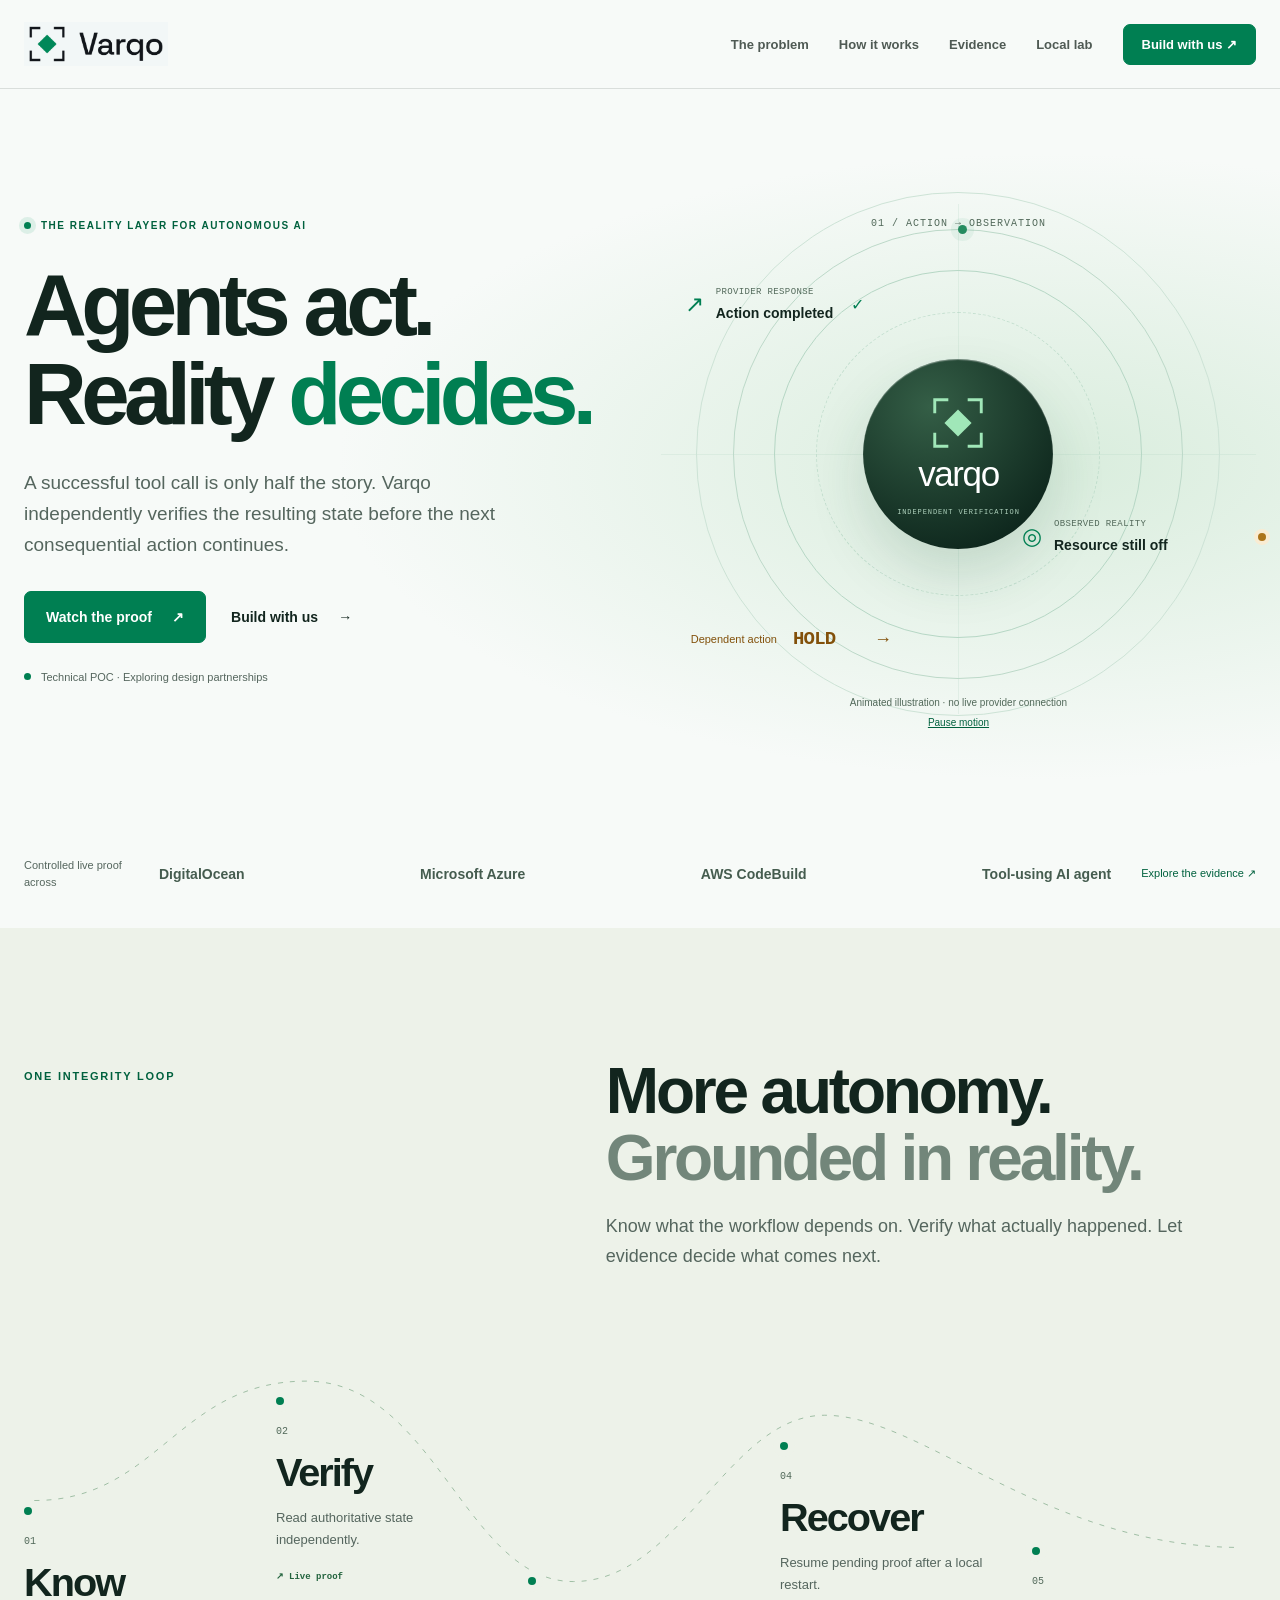
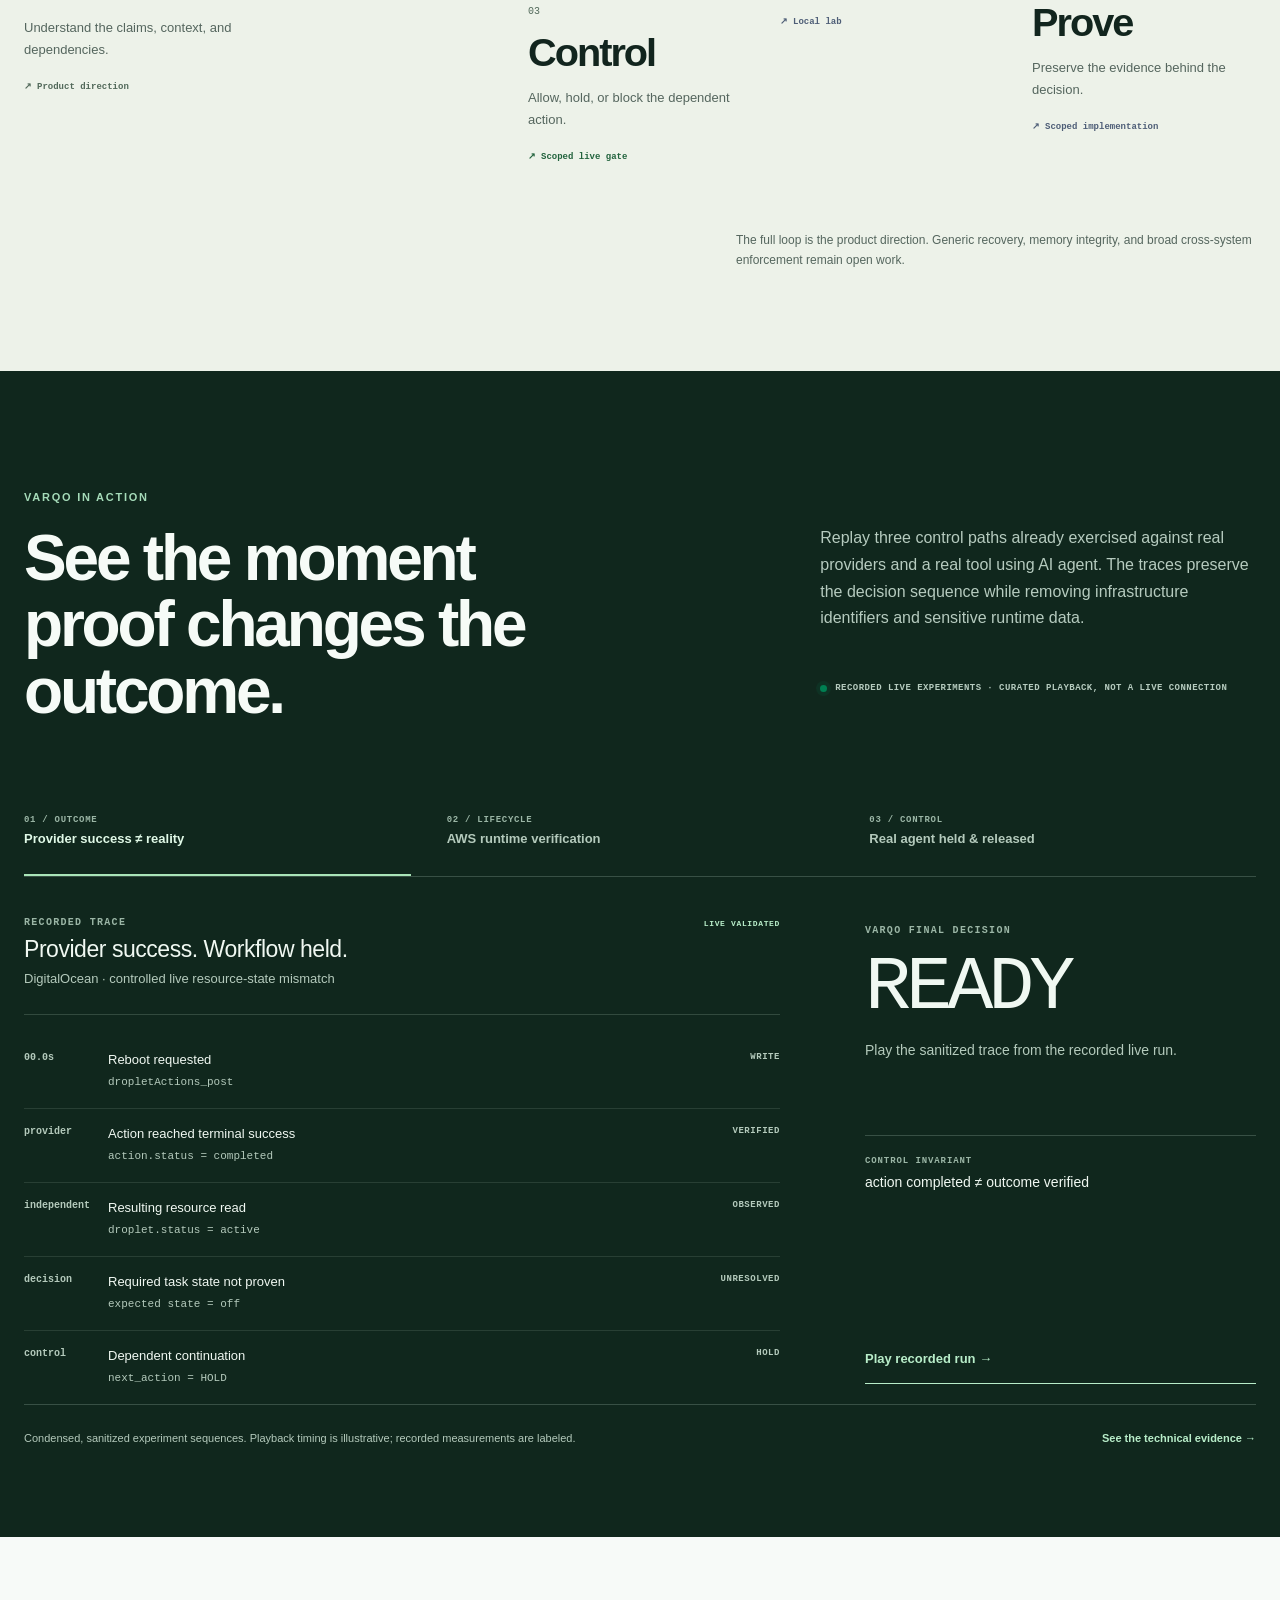
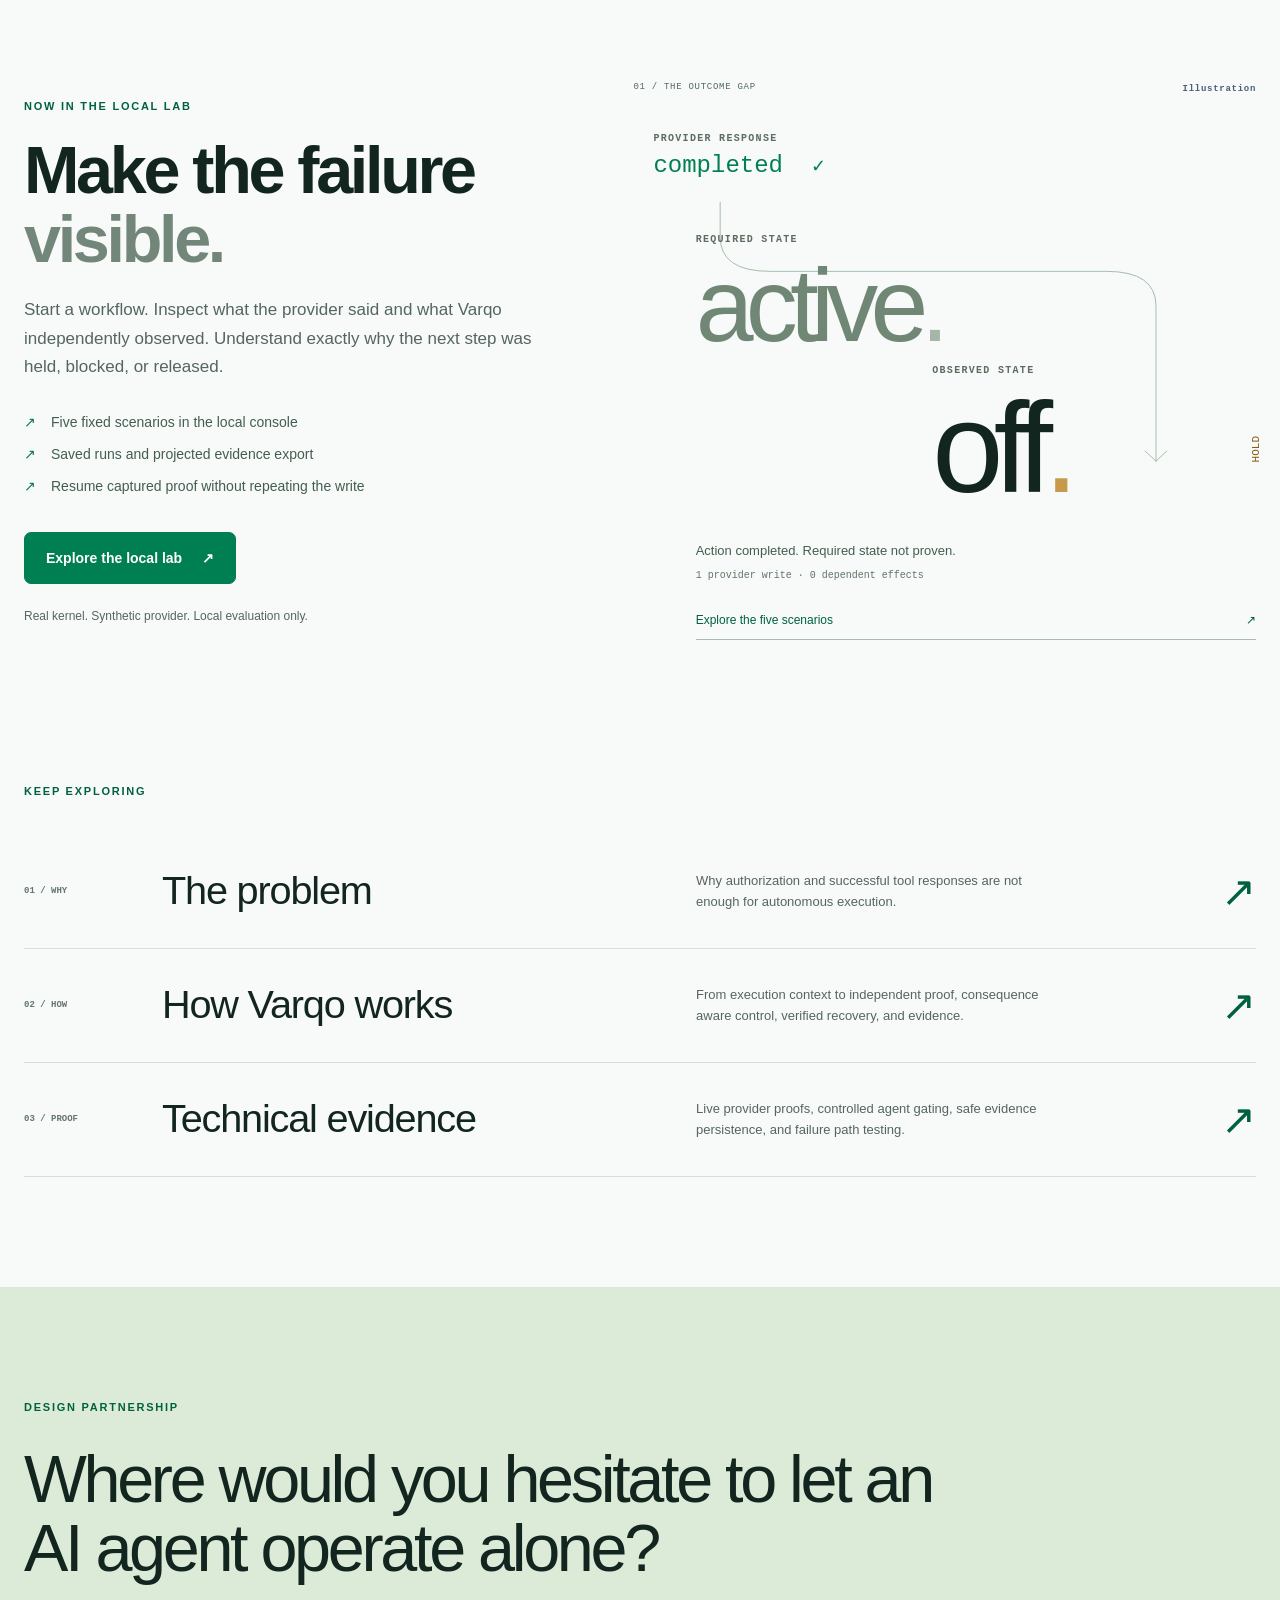
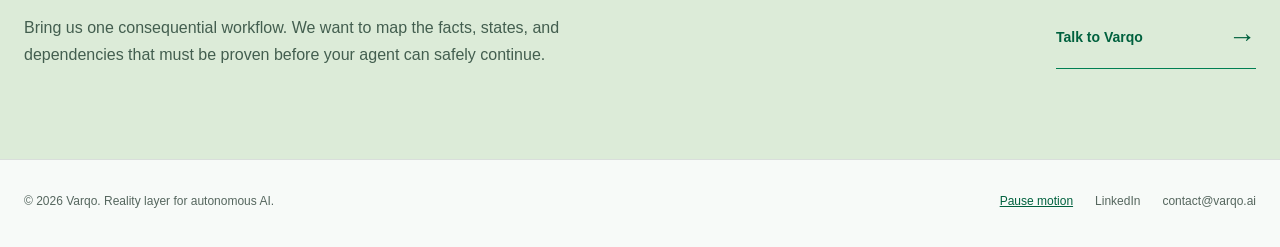
<file: index.html>
<!doctype html>
<html lang="en">
<head>
  <meta charset="utf-8">
  <meta name="viewport" content="width=device-width, initial-scale=1">
  <meta name="theme-color" content="#f7faf8">
  <meta name="description" content="Varqo is the reality layer for autonomous AI: verify consequential claims and resulting system state before dependent execution continues.">
  <meta name="robots" content="index, follow, max-image-preview:large">
  <title>Varqo — Reality Layer for Autonomous AI</title>
  <link rel="canonical" href="https://varqo.ai/">
  <link rel="icon" type="image/png" href="/favicon.png">
  <link rel="stylesheet" href="/styles.css">
  <link rel="stylesheet" href="/action.css">
  <link rel="stylesheet" href="/experience.css">
  <meta property="og:type" content="website">
  <meta property="og:site_name" content="Varqo">
  <meta property="og:title" content="Varqo — Reality Layer for Autonomous AI">
  <meta property="og:description" content="Authorized does not mean correct. Varqo verifies the reality consequential AI workflows depend on before they continue.">
  <meta property="og:url" content="https://varqo.ai/">
  <meta property="og:image" content="https://varqo.ai/varqo-logo.png">
  <meta name="twitter:card" content="summary_large_image">
  <meta name="twitter:title" content="Varqo — Reality Layer for Autonomous AI">
  <meta name="twitter:description" content="Authorized does not mean correct. Varqo verifies the reality consequential AI workflows depend on before they continue.">
  <meta name="twitter:image" content="https://varqo.ai/varqo-logo.png">
  <script type="application/ld+json">{"@context":"https://schema.org","@type":"Organization","name":"Varqo","url":"https://varqo.ai/","logo":"https://varqo.ai/varqo-logo.png","email":"contact@varqo.ai","description":"The reality layer for autonomous AI, focused on execution integrity for consequential actions."}</script>
</head>
<body class="home-page">
  <a class="skip-link" href="#main">Skip to content</a>
  <div class="grid" aria-hidden="true"></div>
  <header class="site-header">
    <nav class="container nav" aria-label="Main navigation">
      <a class="brand" href="/" aria-label="Varqo home"><img src="/varqo-logo.png" alt="Varqo"></a>
      <button class="menu-toggle" type="button" aria-controls="main-nav" aria-expanded="false" hidden>Menu <span aria-hidden="true">＋</span></button><div class="nav-links" id="main-nav">
        <a href="/problem/">The problem</a>
        <a href="/how-it-works/">How it works</a>
        <a href="/evidence/">Evidence</a>
        <a href="/lab/">Local lab</a><a class="nav-cta" href="mailto:contact@varqo.ai?subject=Varqo%20design%20partner%20inquiry">Build with us <span aria-hidden="true">↗</span></a>
      </div>
    </nav>
  </header>

  <main id="main" tabindex="-1">
    <section class="hero-stage" aria-labelledby="hero-heading">
      <div class="container hero">
        <div class="hero-editorial">
          <div class="eyebrow">The reality layer for autonomous AI</div>
          <h1 id="hero-heading">Agents act.<br>Reality <span>decides.</span></h1>
          <p class="hero-copy">A successful tool call is only half the story. Varqo independently verifies the resulting state before the next consequential action continues.</p>
          <div class="actions">
            <a class="button primary" href="#action-heading">Watch the proof <span aria-hidden="true">↗</span></a>
            <a class="button text-button" href="mailto:contact@varqo.ai?subject=Varqo%20design%20partner%20inquiry">Build with us <span aria-hidden="true">→</span></a>
          </div>
          <p class="hero-note"><span class="status-dot" aria-hidden="true"></span> Technical POC · Exploring design partnerships</p>
        </div>
        <figure class="reality-scene" data-reality-scene data-phase="held" aria-label="Illustration: a completed provider action stays held until an independent read verifies the required resource state.">
          <div class="scene-orbits" aria-hidden="true"><i></i><i></i><i></i><div class="orbit-particle"></div></div>
          <div class="scene-axis axis-horizontal" aria-hidden="true"></div><div class="scene-axis axis-vertical" aria-hidden="true"></div>
          <div class="scene-tag scene-tag-top">01 / ACTION → OBSERVATION</div>
          <div class="signal-card signal-action"><span class="signal-icon" aria-hidden="true">↗</span><div><span class="signal-label">Provider response</span><strong>Action completed</strong></div><span class="signal-check" aria-hidden="true">✓</span></div>
          <div class="integrity-core"><svg viewBox="0 0 64 64" aria-hidden="true"><path d="M22 8H8v14M42 8h14v14M8 42v14h14M56 42v14H42"/><path class="core-diamond" d="m32 18 14 14-14 14-14-14Z"/></svg><strong>varqo</strong><span>INDEPENDENT VERIFICATION</span></div>
          <div class="signal-card signal-reality"><span class="signal-icon" aria-hidden="true">◎</span><div><span class="signal-label">Observed reality</span><strong data-reality-state>Resource still off</strong></div><span class="state-light" aria-hidden="true"></span></div>
          <div class="signal-gate"><span>Dependent action</span><strong data-reality-gate>HOLD</strong><span class="gate-arrow" aria-hidden="true">→</span></div>
          <figcaption>Animated illustration · no live provider connection <button class="motion-toggle" data-motion-toggle type="button" aria-pressed="false" hidden>Pause motion</button></figcaption>
        </figure>
      </div>
      <div class="container proof-strip"><span>Controlled live proof across</span><div><strong>DigitalOcean</strong><strong>Microsoft Azure</strong><strong>AWS CodeBuild</strong><strong>Tool-using AI agent</strong></div><a href="/evidence/">Explore the evidence <span aria-hidden="true">↗</span></a></div>
    </section>

    <section class="integrity-section section" aria-labelledby="architecture-heading">
      <div class="container">
        <div class="section-heading reveal"><span class="kicker">One integrity loop</span><div><h2 id="architecture-heading">More autonomy.<br><span class="muted-heading">Grounded in reality.</span></h2><p class="lead">Know what the workflow depends on. Verify what actually happened. Let evidence decide what comes next.</p></div></div>
        <div class="loop-track reveal" aria-label="Product control loop and capability status">
          <svg class="loop-line" viewBox="0 0 1200 340" preserveAspectRatio="none" aria-hidden="true"><path d="M10 180C130 180 150 40 275 40S430 275 535 275 685 80 780 80 995 235 1185 235"/></svg>
          <a href="/how-it-works/#north-star" class="loop-node"><span class="loop-index">01</span><h3>Know</h3><p>Understand the claims, context, and dependencies.</p><span class="scope direction">Product direction</span></a>
          <a href="/evidence/#live-proofs" class="loop-node"><span class="loop-index">02</span><h3>Verify</h3><p>Read authoritative state independently.</p><span class="scope">Live proof</span></a>
          <a href="/evidence/#live-proofs" class="loop-node"><span class="loop-index">03</span><h3>Control</h3><p>Allow, hold, or block the dependent action.</p><span class="scope">Scoped live gate</span></a>
          <a href="/lab/#recovery" class="loop-node"><span class="loop-index">04</span><h3>Recover</h3><p>Resume pending proof after a local restart.</p><span class="scope local">Local lab</span></a>
          <a href="/evidence/#local-evidence" class="loop-node"><span class="loop-index">05</span><h3>Prove</h3><p>Preserve the evidence behind the decision.</p><span class="scope local">Scoped implementation</span></a>
        </div>
        <p class="section-footnote reveal">The full loop is the product direction. Generic recovery, memory integrity, and broad cross-system enforcement remain open work.</p>
      </div>
    </section>

    <section class="action-section" aria-labelledby="action-heading">
      <div class="container">
        <div class="action-intro reveal">
          <span class="kicker">Varqo in action</span>
          <div>
            <h2 id="action-heading">See the moment<br>proof changes the outcome.</h2>
            <p class="lead">Replay three control paths already exercised against real providers and a real tool using AI agent. The traces preserve the decision sequence while removing infrastructure identifiers and sensitive runtime data.</p>
            <noscript><p>Enable JavaScript to replay these curated sequences, or <a href="/evidence/">read the technical evidence</a>.</p></noscript>
            <span class="action-proof-note">Recorded live experiments · curated playback, not a live connection</span>
          </div>
        </div>

        <div class="action-console reveal" data-action-console>
          <div class="action-tabs" role="group" aria-label="Choose a recorded Varqo run">
            <button class="action-tab selected" type="button" data-action-run-id="mismatch" aria-pressed="true"><span>01 / OUTCOME</span>Provider success ≠ reality</button>
            <button class="action-tab" type="button" data-action-run-id="aws" aria-pressed="false"><span>02 / LIFECYCLE</span>AWS runtime verification</button>
            <button class="action-tab" type="button" data-action-run-id="agent" aria-pressed="false"><span>03 / CONTROL</span>Real agent held & released</button>
          </div>

          <div class="action-body">
            <div class="action-trace">
              <div class="action-trace-head">
                <div><span class="label">Recorded trace</span><h3 data-action-title>Provider success. Workflow held.</h3><p data-action-subtitle>DigitalOcean · controlled live resource state mismatch</p></div>
                <span class="real-badge">LIVE VALIDATED</span>
              </div>
              <div class="action-events" data-action-events aria-live="polite"></div>
            </div>

            <aside class="action-summary" data-action-summary aria-live="polite" aria-atomic="true">
              <span class="label">Varqo final decision</span>
              <strong class="action-verdict" data-action-verdict>READY</strong>
              <p class="action-copy" data-action-copy>Play the sanitized trace from the recorded live run.</p>
              <div class="action-metric"><span data-action-metric-label>Control invariant</span><strong data-action-metric>action completed ≠ outcome verified</strong></div>
              <button class="action-run" type="button" data-action-play>Play real run <span aria-hidden="true">→</span></button>
            </aside>
          </div>

          <div class="action-footer">
            <span>Condensed, sanitized experiment sequences. Playback timing is illustrative; recorded measurements are labeled.</span>
            <a href="/evidence/">See the technical evidence →</a>
          </div>
        </div>
      </div>
    </section>

    <section class="lab-feature section" aria-labelledby="lab-heading">
      <div class="container lab-feature-grid">
        <div class="reveal"><span class="kicker">Now in the local lab</span><h2 id="lab-heading">Make the failure<br><span class="muted-heading">visible.</span></h2><p class="lead">Start a workflow. Inspect what the provider said and what Varqo independently observed. Understand exactly why the next step was held, blocked, or released.</p><ul class="feature-list"><li>Five fixed scenarios in the local console</li><li>Saved runs and projected evidence export</li><li>Resume captured proof without repeating the write</li></ul><a class="button primary" href="/lab/">Explore the local lab <span aria-hidden="true">↗</span></a><p class="section-footnote">Real kernel. Synthetic provider. Local evaluation only.</p></div>
        <figure class="outcome-study reveal" aria-labelledby="outcome-study-caption">
          <div class="study-header"><span>01 / THE OUTCOME GAP</span><span class="scope local">Illustration</span></div>
          <div class="study-response"><span class="label">Provider response</span><strong>completed <span aria-hidden="true">✓</span></strong></div>
          <svg class="study-connector" viewBox="0 0 500 300" preserveAspectRatio="none" aria-hidden="true"><path d="M70 0V40Q70 80 110 80H380Q420 80 420 120V300"/><path d="m411 287 9 12 9-12"/></svg>
          <div class="study-required"><span class="label">Required state</span><strong>active<span aria-hidden="true">.</span></strong></div>
          <div class="study-observed"><span class="label">Observed state</span><strong>off<span aria-hidden="true">.</span></strong><span class="study-verdict">HOLD</span></div>
          <figcaption id="outcome-study-caption">Action completed. Required state not proven.<br><span>1 provider write · 0 dependent effects</span></figcaption>
          <a class="study-link" href="/lab/#scenarios">Explore the five scenarios <span aria-hidden="true">↗</span></a>
        </figure>
      </div>
    </section>

    <section class="home-paths" aria-label="Explore Varqo">
      <div class="container path-grid reveal"><span class="kicker path-kicker">Keep exploring</span>
        <a class="path-card" href="/problem/"><span class="path-number">01 / WHY</span><h2>The problem</h2><p>Why authorization and successful tool responses are not enough for autonomous execution.</p><span class="path-arrow">Explore the integrity gap →</span></a>
        <a class="path-card" href="/how-it-works/"><span class="path-number">02 / HOW</span><h2>How Varqo works</h2><p>From execution context to independent proof, consequence aware control, verified recovery, and evidence.</p><span class="path-arrow">See the control loop →</span></a>
        <a class="path-card" href="/evidence/"><span class="path-number">03 / PROOF</span><h2>Technical evidence</h2><p>Live provider proofs, controlled agent gating, safe evidence persistence, and failure path testing.</p><span class="path-arrow">Review the evidence →</span></a>
      </div>
    </section>

    <section class="pilot">
      <div class="container">
        <div class="pilot-card reveal">
          <div><span class="kicker">Design partnership</span><h2>Where would you hesitate to let an AI agent operate alone?</h2><p>Bring us one consequential workflow. We want to map the facts, states, and dependencies that must be proven before your agent can safely continue.</p></div>
          <a class="button" href="mailto:contact@varqo.ai?subject=Varqo%20design%20partner%20inquiry&body=Tell%20us%20briefly%20what%20your%20agents%20do%20and%20which%20systems%20they%20can%20change.">Talk to Varqo <span aria-hidden="true">→</span></a>
        </div>
      </div>
    </section>
  </main>

  <footer><div class="container footer-inner"><span>© <span data-year>2026</span> Varqo. Reality layer for autonomous AI.</span><div class="footer-links"><button class="motion-toggle" type="button" data-motion-toggle aria-pressed="false" hidden>Pause motion</button><a href="https://www.linkedin.com/company/144802025" target="_blank" rel="noopener noreferrer">LinkedIn</a><a href="mailto:contact@varqo.ai">contact@varqo.ai</a></div></div></footer>
  <script src="/experience.js" defer></script><script src="/site.js" defer></script>
  <script src="/action.js" defer></script>
</body>
</html>
</file>
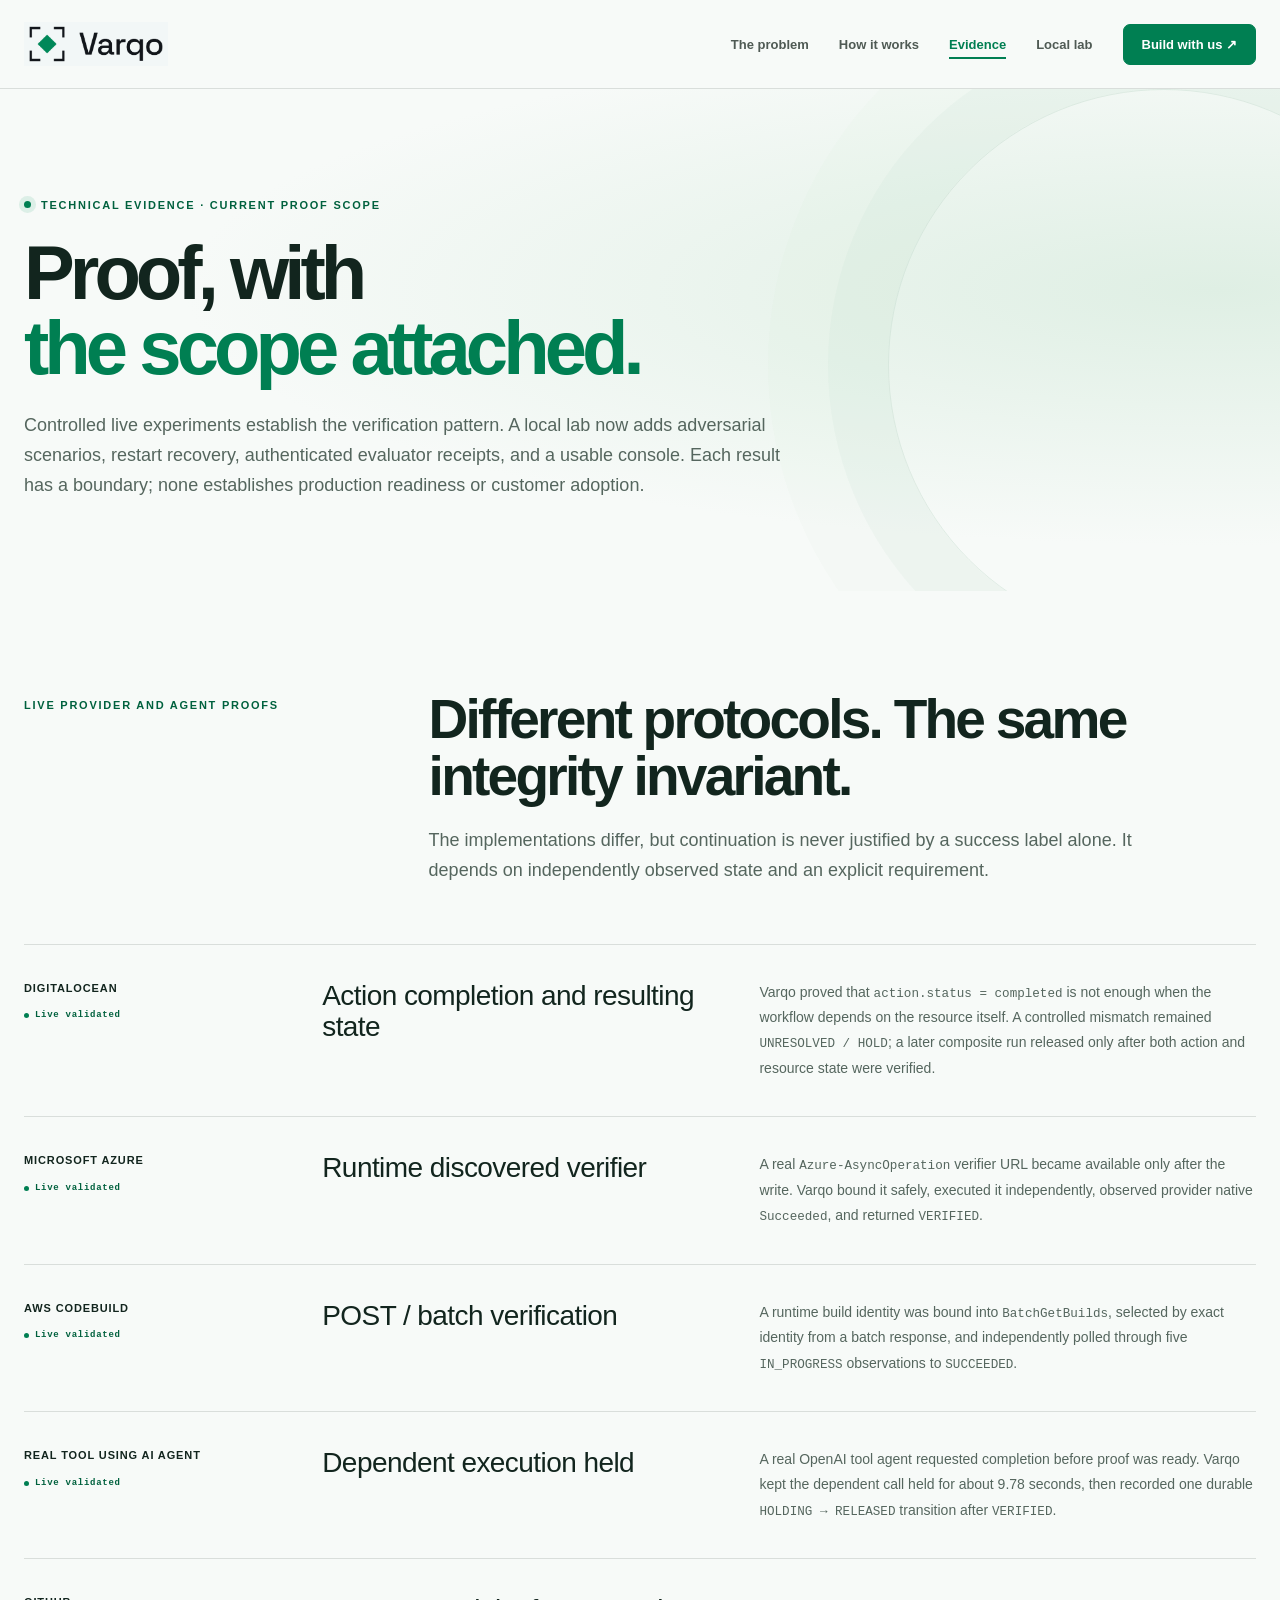
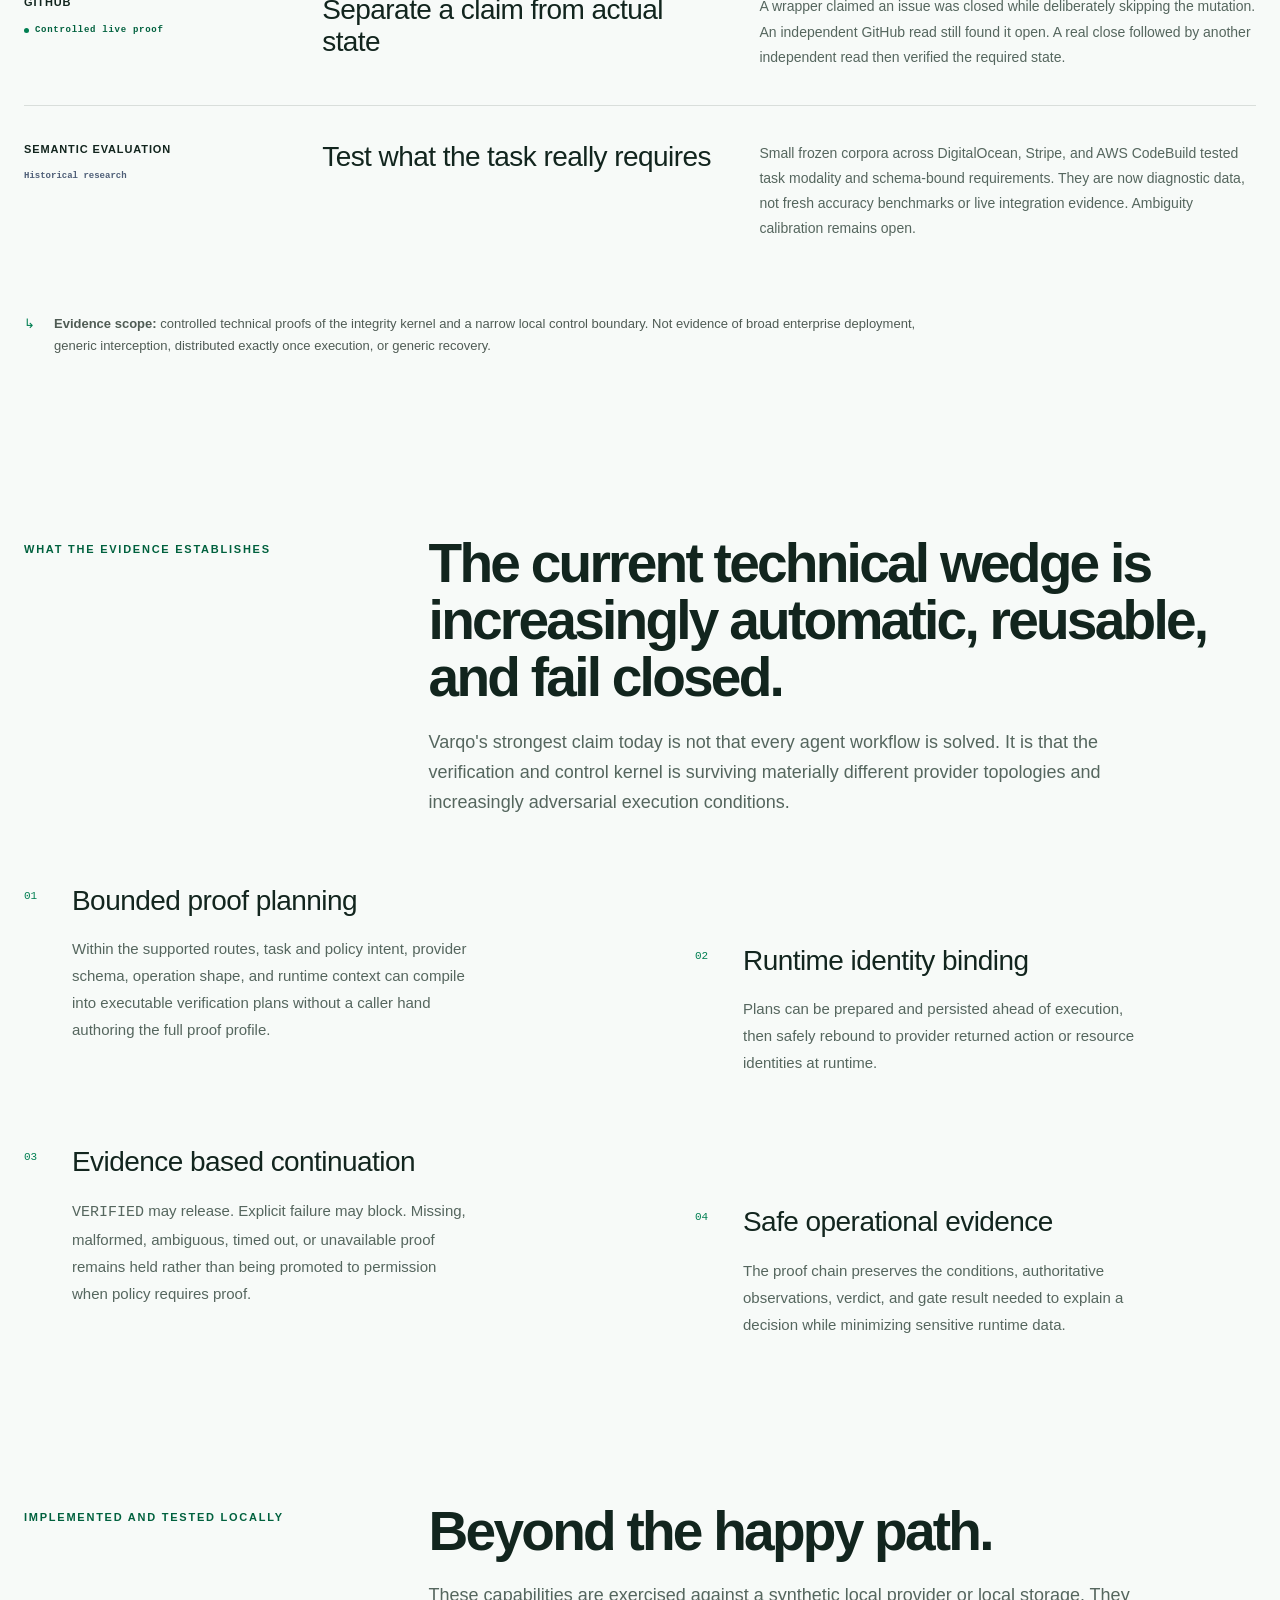
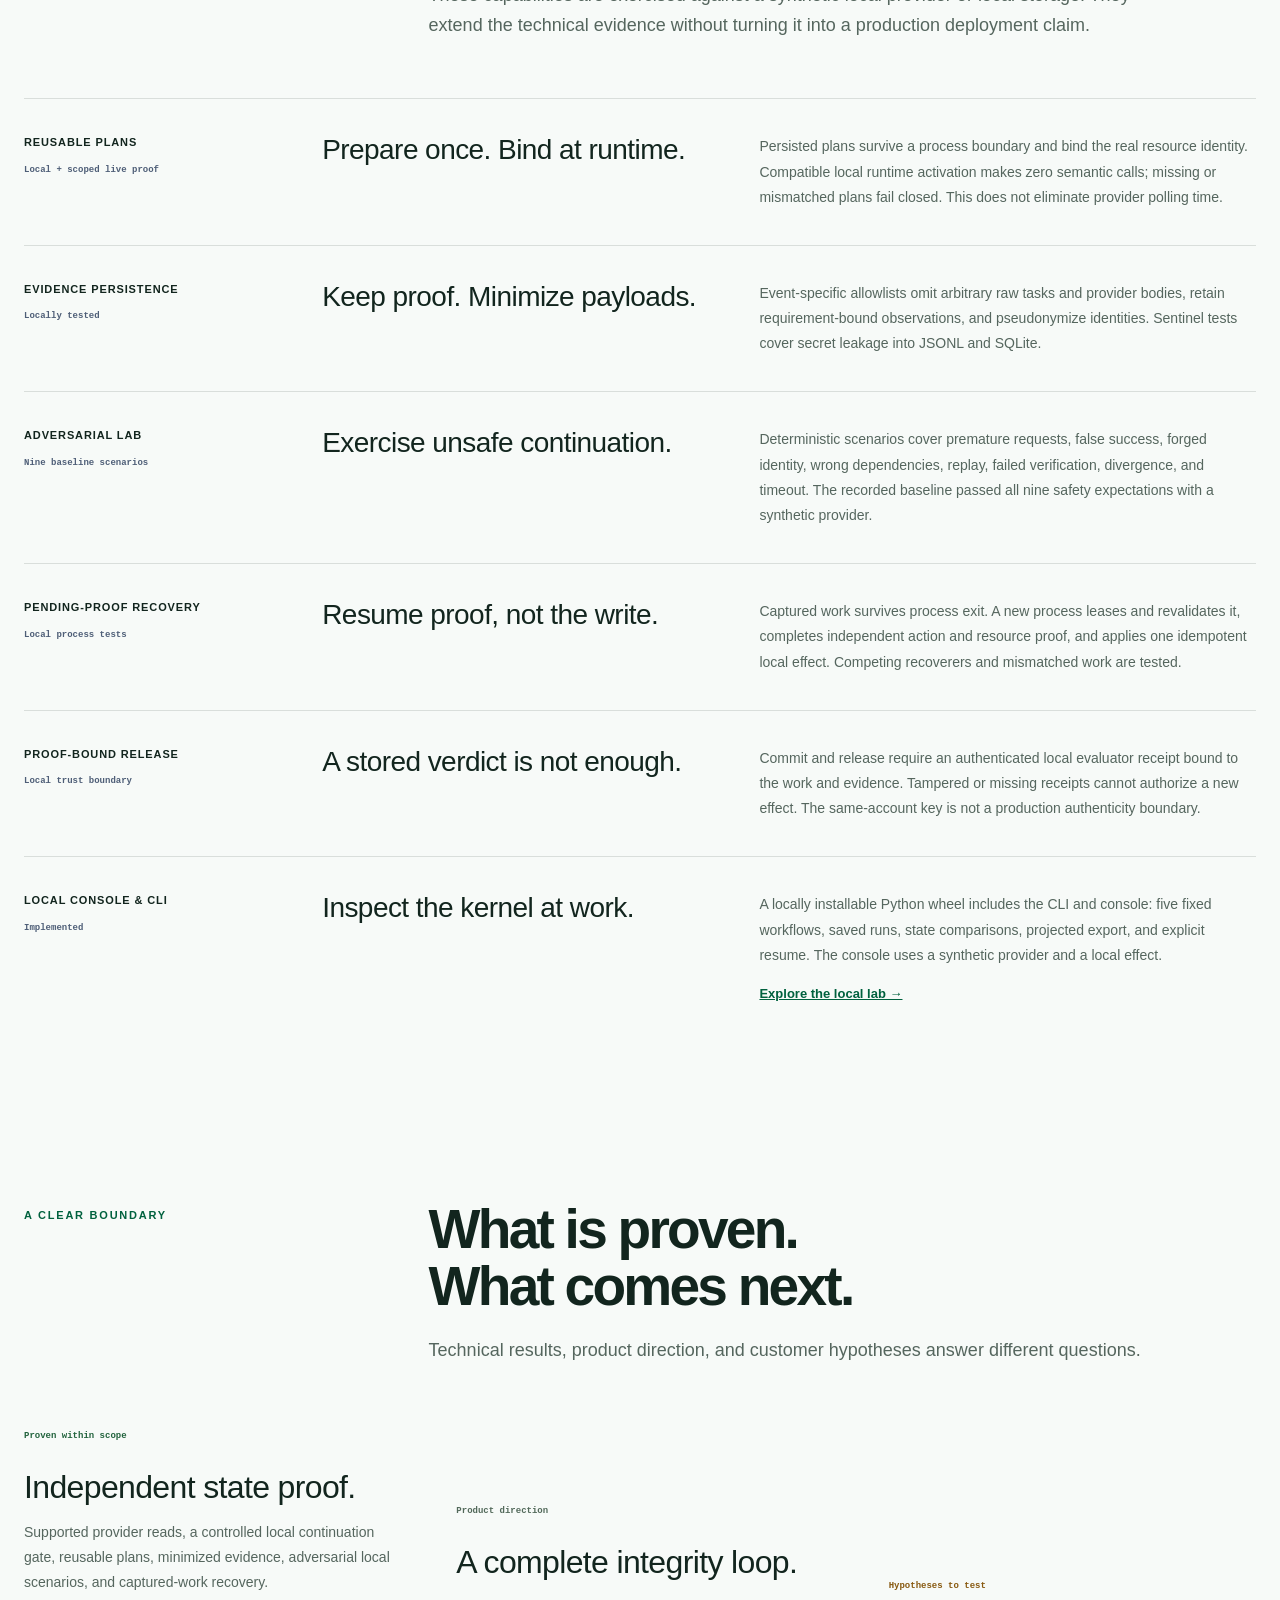
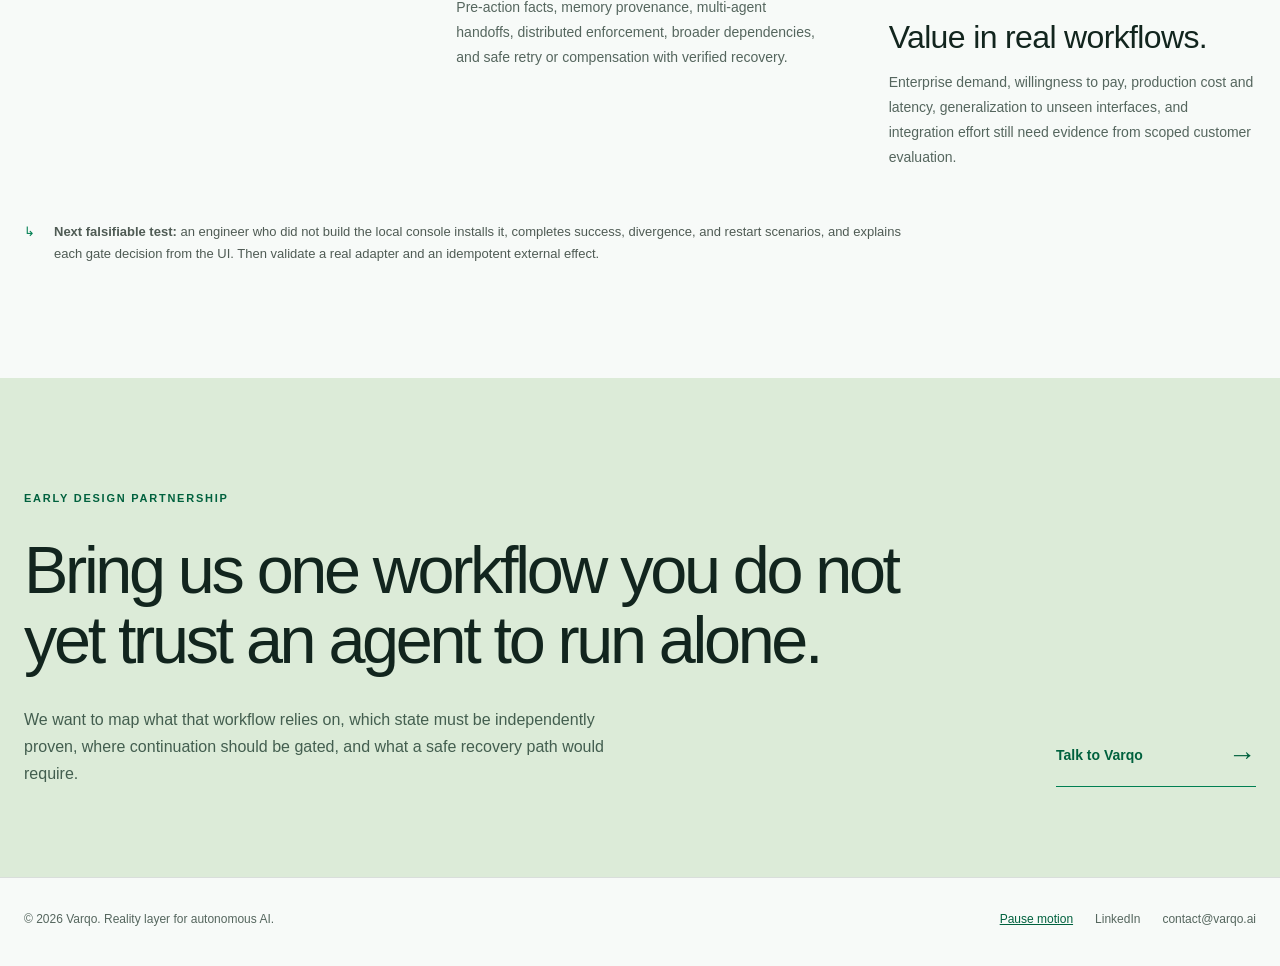
<file: evidence/index.html>
<!doctype html>
<html lang="en">
<head>
  <meta charset="utf-8"><meta name="viewport" content="width=device-width, initial-scale=1"><meta name="theme-color" content="#f7faf8">
  <meta name="description" content="Varqo technical evidence: live provider verification, controlled agent gating, composite outcome proof, safe evidence persistence, failure path testing, and restart safe plan activation.">
  <title>Technical Evidence — Varqo</title><link rel="canonical" href="https://varqo.ai/evidence/"><link rel="icon" type="image/png" href="/favicon.png"><link rel="stylesheet" href="/styles.css"><link rel="stylesheet" href="/experience.css">
  <meta property="og:type" content="website"><meta property="og:title" content="Technical evidence — Varqo"><meta property="og:description" content="What Varqo has actually proven across real providers, a real tool using agent, controlled failure paths, and restart safe plan activation."><meta property="og:url" content="https://varqo.ai/evidence/"><meta property="og:image" content="https://varqo.ai/varqo-logo.png">
  <meta name="twitter:card" content="summary_large_image"><meta property="og:site_name" content="Varqo">
</head>
<body class="evidence-page">
  <a class="skip-link" href="#main">Skip to content</a>
  <div class="grid" aria-hidden="true"></div>
  <header class="site-header"><nav class="container nav" aria-label="Main navigation"><a class="brand" href="/" aria-label="Varqo home"><img src="/varqo-logo.png" alt="Varqo"></a><button class="menu-toggle" type="button" aria-controls="main-nav" aria-expanded="false" hidden>Menu <span aria-hidden="true">＋</span></button><div class="nav-links" id="main-nav"><a href="/problem/">The problem</a><a href="/how-it-works/">How it works</a><a href="/evidence/" aria-current="page">Evidence</a><a href="/lab/">Local lab</a><a class="nav-cta" href="mailto:contact@varqo.ai?subject=Varqo%20design%20partner%20inquiry">Build with us <span aria-hidden="true">↗</span></a></div></nav></header>
  <main id="main" tabindex="-1">
    <section class="page-hero"><div class="container"><div class="eyebrow">Technical evidence · current proof scope</div><h1>Proof, with<br><span>the scope attached.</span></h1><p class="lead">Controlled live experiments establish the verification pattern. A local lab now adds adversarial scenarios, restart recovery, authenticated evaluator receipts, and a usable console. Each result has a boundary; none establishes production readiness or customer adoption.</p></div></section>

    <section class="section"><div class="container"><div class="section-heading reveal"><span class="kicker" id="live-proofs">Live provider and agent proofs</span><div><h2>Different protocols. The same integrity invariant.</h2><p class="lead">The implementations differ, but continuation is never justified by a success label alone. It depends on independently observed state and an explicit requirement.</p></div></div><div class="evidence-grid"><article class="evidence-card reveal"><div class="provider"><span class="provider-name">DigitalOcean</span><span class="live">Live validated</span></div><h3>Action completion and resulting state</h3><p>Varqo proved that <code>action.status = completed</code> is not enough when the workflow depends on the resource itself. A controlled mismatch remained <code>UNRESOLVED / HOLD</code>; a later composite run released only after both action and resource state were verified.</p></article><article class="evidence-card reveal"><div class="provider"><span class="provider-name">Microsoft Azure</span><span class="live">Live validated</span></div><h3>Runtime discovered verifier</h3><p>A real <code>Azure-AsyncOperation</code> verifier URL became available only after the write. Varqo bound it safely, executed it independently, observed provider native <code>Succeeded</code>, and returned <code>VERIFIED</code>.</p></article><article class="evidence-card reveal"><div class="provider"><span class="provider-name">AWS CodeBuild</span><span class="live">Live validated</span></div><h3>POST / batch verification</h3><p>A runtime build identity was bound into <code>BatchGetBuilds</code>, selected by exact identity from a batch response, and independently polled through five <code>IN_PROGRESS</code> observations to <code>SUCCEEDED</code>.</p></article><article class="evidence-card reveal"><div class="provider"><span class="provider-name">Real tool using AI agent</span><span class="live">Live validated</span></div><h3>Dependent execution held</h3><p>A real OpenAI tool agent requested completion before proof was ready. Varqo kept the dependent call held for about 9.78 seconds, then recorded one durable <code>HOLDING → RELEASED</code> transition after <code>VERIFIED</code>.</p></article><article class="evidence-card reveal"><div class="provider"><span class="provider-name">GitHub</span><span class="live">Controlled live proof</span></div><h3>Separate a claim from actual state</h3><p>A wrapper claimed an issue was closed while deliberately skipping the mutation. An independent GitHub read still found it open. A real close followed by another independent read then verified the required state.</p></article><article class="evidence-card reveal"><div class="provider"><span class="provider-name">Semantic evaluation</span><span class="scope local">Historical research</span></div><h3>Test what the task really requires</h3><p>Small frozen corpora across DigitalOcean, Stripe, and AWS CodeBuild tested task modality and schema-bound requirements. They are now diagnostic data, not fresh accuracy benchmarks or live integration evidence. Ambiguity calibration remains open.</p></article></div><p class="technical-note reveal"><strong>Evidence scope:</strong> controlled technical proofs of the integrity kernel and a narrow local control boundary. Not evidence of broad enterprise deployment, generic interception, distributed exactly once execution, or generic recovery.</p></div></section>

    <section class="section"><div class="container"><div class="section-heading reveal"><span class="kicker">What the evidence establishes</span><div><h2>The current technical wedge is increasingly automatic, reusable, and fail closed.</h2><p class="lead">Varqo's strongest claim today is not that every agent workflow is solved. It is that the verification and control kernel is surviving materially different provider topologies and increasingly adversarial execution conditions.</p></div></div><div class="principles"><article class="principle reveal"><h3>Bounded proof planning</h3><p>Within the supported routes, task and policy intent, provider schema, operation shape, and runtime context can compile into executable verification plans without a caller hand authoring the full proof profile.</p></article><article class="principle reveal"><h3>Runtime identity binding</h3><p>Plans can be prepared and persisted ahead of execution, then safely rebound to provider returned action or resource identities at runtime.</p></article><article class="principle reveal"><h3>Evidence based continuation</h3><p><code>VERIFIED</code> may release. Explicit failure may block. Missing, malformed, ambiguous, timed out, or unavailable proof remains held rather than being promoted to permission when policy requires proof.</p></article><article class="principle reveal"><h3>Safe operational evidence</h3><p>The proof chain preserves the conditions, authoritative observations, verdict, and gate result needed to explain a decision while minimizing sensitive runtime data.</p></article></div></div></section>

    <section class="section" id="local-evidence"><div class="container"><div class="section-heading reveal"><span class="kicker">Implemented and tested locally</span><div><h2>Beyond the happy path.</h2><p class="lead">These capabilities are exercised against a synthetic local provider or local storage. They extend the technical evidence without turning it into a production deployment claim.</p></div></div><div class="evidence-grid">
      <article class="evidence-card reveal"><div class="provider"><span class="provider-name">Reusable plans</span><span class="scope local">Local + scoped live proof</span></div><h3>Prepare once. Bind at runtime.</h3><p>Persisted plans survive a process boundary and bind the real resource identity. Compatible local runtime activation makes zero semantic calls; missing or mismatched plans fail closed. This does not eliminate provider polling time.</p></article>
      <article class="evidence-card reveal"><div class="provider"><span class="provider-name">Evidence persistence</span><span class="scope local">Locally tested</span></div><h3>Keep proof. Minimize payloads.</h3><p>Event-specific allowlists omit arbitrary raw tasks and provider bodies, retain requirement-bound observations, and pseudonymize identities. Sentinel tests cover secret leakage into JSONL and SQLite.</p></article>
      <article class="evidence-card reveal"><div class="provider"><span class="provider-name">Adversarial lab</span><span class="scope local">Nine baseline scenarios</span></div><h3>Exercise unsafe continuation.</h3><p>Deterministic scenarios cover premature requests, false success, forged identity, wrong dependencies, replay, failed verification, divergence, and timeout. The recorded baseline passed all nine safety expectations with a synthetic provider.</p></article>
      <article class="evidence-card reveal"><div class="provider"><span class="provider-name">Pending-proof recovery</span><span class="scope local">Local process tests</span></div><h3>Resume proof, not the write.</h3><p>Captured work survives process exit. A new process leases and revalidates it, completes independent action and resource proof, and applies one idempotent local effect. Competing recoverers and mismatched work are tested.</p></article>
      <article class="evidence-card reveal"><div class="provider"><span class="provider-name">Proof-bound release</span><span class="scope local">Local trust boundary</span></div><h3>A stored verdict is not enough.</h3><p>Commit and release require an authenticated local evaluator receipt bound to the work and evidence. Tampered or missing receipts cannot authorize a new effect. The same-account key is not a production authenticity boundary.</p></article>
      <article class="evidence-card reveal"><div class="provider"><span class="provider-name">Local console &amp; CLI</span><span class="scope local">Implemented</span></div><h3>Inspect the kernel at work.</h3><p>A locally installable Python wheel includes the CLI and console: five fixed workflows, saved runs, state comparisons, projected export, and explicit resume. The console uses a synthetic provider and a local effect.</p><a class="inline-link" href="/lab/">Explore the local lab →</a></article>
    </div></div></section>
    <section class="section"><div class="container"><div class="section-heading reveal"><span class="kicker">A clear boundary</span><div><h2>What is proven.<br>What comes next.</h2><p class="lead">Technical results, product direction, and customer hypotheses answer different questions.</p></div></div><div class="readiness-grid">
      <article class="readiness-card reveal"><span class="scope">Proven within scope</span><h3>Independent state proof.</h3><p>Supported provider reads, a controlled local continuation gate, reusable plans, minimized evidence, adversarial local scenarios, and captured-work recovery.</p></article>
      <article class="readiness-card reveal"><span class="scope direction">Product direction</span><h3>A complete integrity loop.</h3><p>Pre-action facts, memory provenance, multi-agent handoffs, distributed enforcement, broader dependencies, and safe retry or compensation with verified recovery.</p></article>
      <article class="readiness-card reveal"><span class="scope held">Hypotheses to test</span><h3>Value in real workflows.</h3><p>Enterprise demand, willingness to pay, production cost and latency, generalization to unseen interfaces, and integration effort still need evidence from scoped customer evaluation.</p></article>
    </div><p class="technical-note reveal"><strong>Next falsifiable test:</strong> an engineer who did not build the local console installs it, completes success, divergence, and restart scenarios, and explains each gate decision from the UI. Then validate a real adapter and an idempotent external effect.</p></div></section>

    <section class="pilot"><div class="container"><div class="pilot-card reveal"><div><span class="kicker">Early design partnership</span><h2>Bring us one workflow you do not yet trust an agent to run alone.</h2><p>We want to map what that workflow relies on, which state must be independently proven, where continuation should be gated, and what a safe recovery path would require.</p></div><a class="button" href="mailto:contact@varqo.ai?subject=Varqo%20design%20partner%20inquiry&body=Tell%20us%20briefly%20what%20your%20agents%20do%20and%20which%20systems%20they%20can%20change.">Talk to Varqo <span aria-hidden="true">→</span></a></div></div></section>
  </main>
  <footer><div class="container footer-inner"><span>© <span data-year>2026</span> Varqo. Reality layer for autonomous AI.</span><div class="footer-links"><button class="motion-toggle" type="button" data-motion-toggle aria-pressed="false" hidden>Pause motion</button><a href="https://www.linkedin.com/company/144802025" target="_blank" rel="noopener noreferrer">LinkedIn</a><a href="mailto:contact@varqo.ai">contact@varqo.ai</a></div></div></footer><script src="/experience.js" defer></script><script src="/site.js" defer></script>
</body>
</html>
</file>
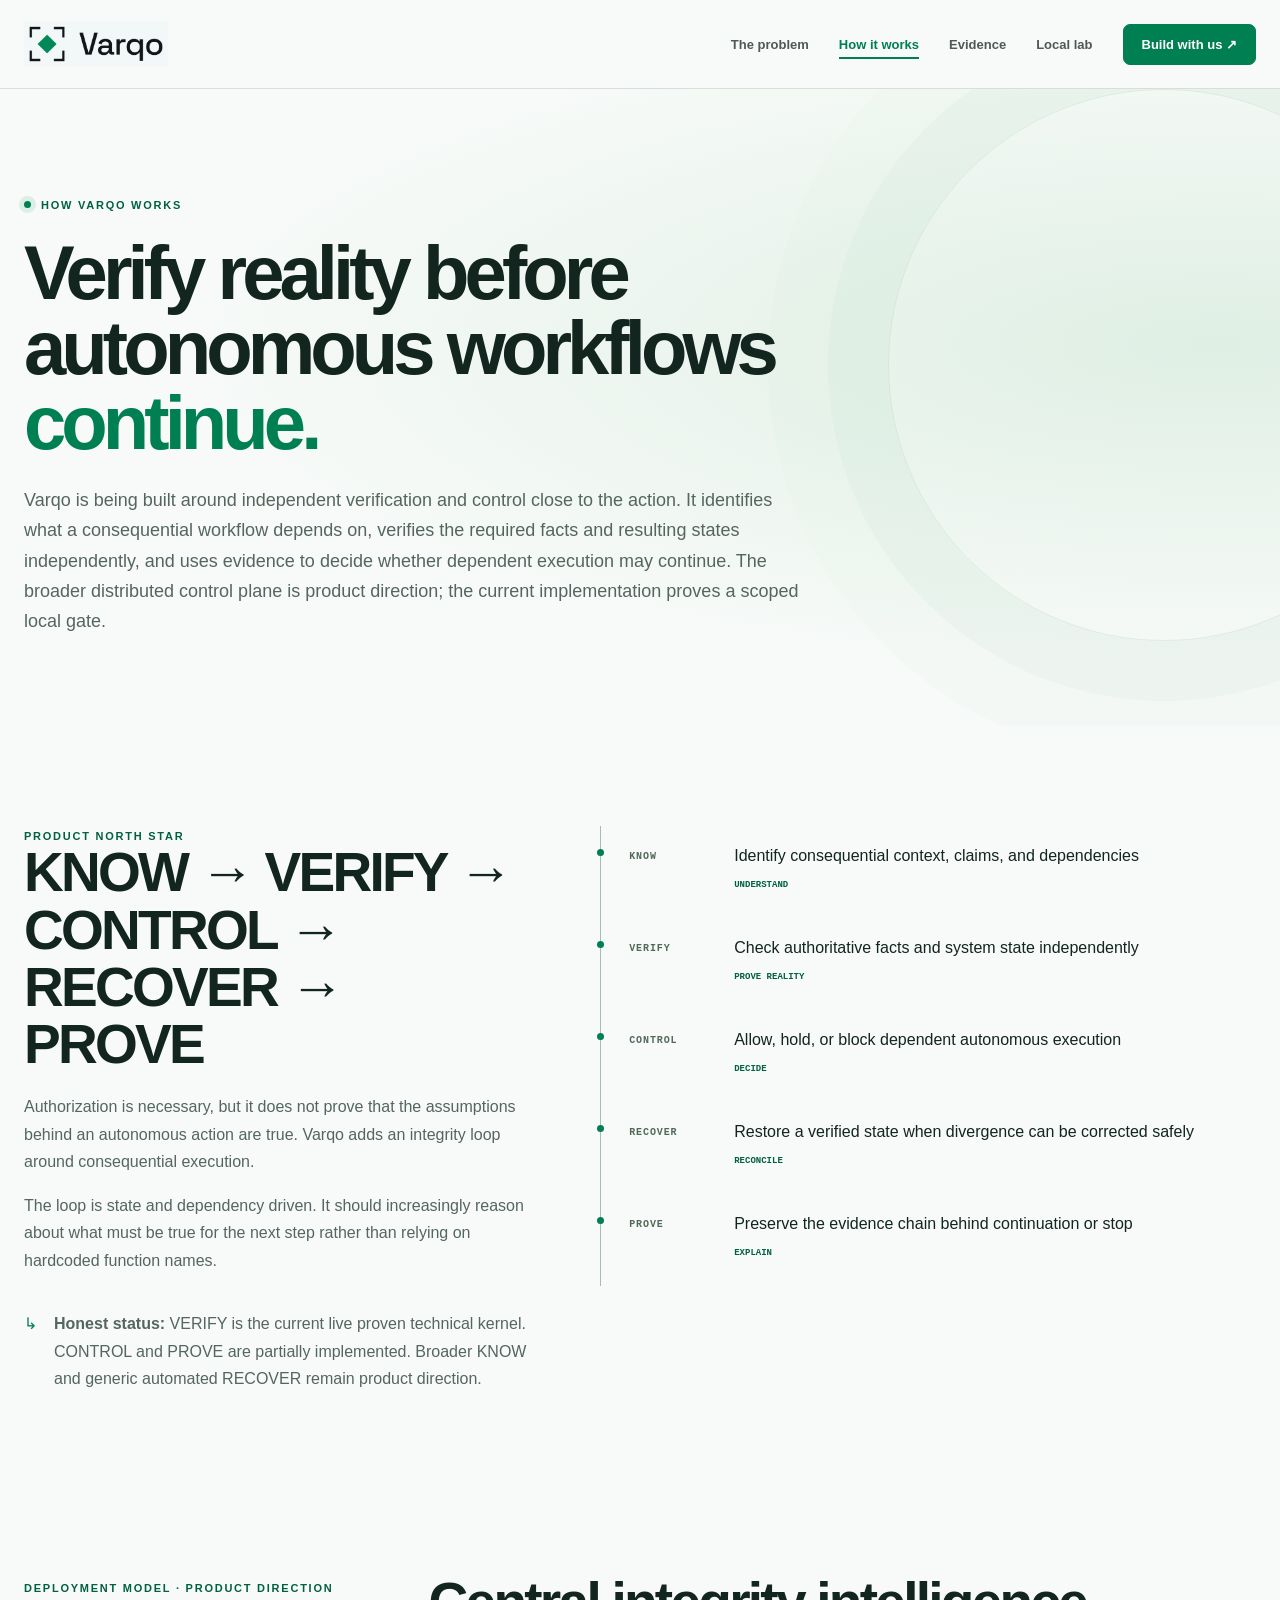
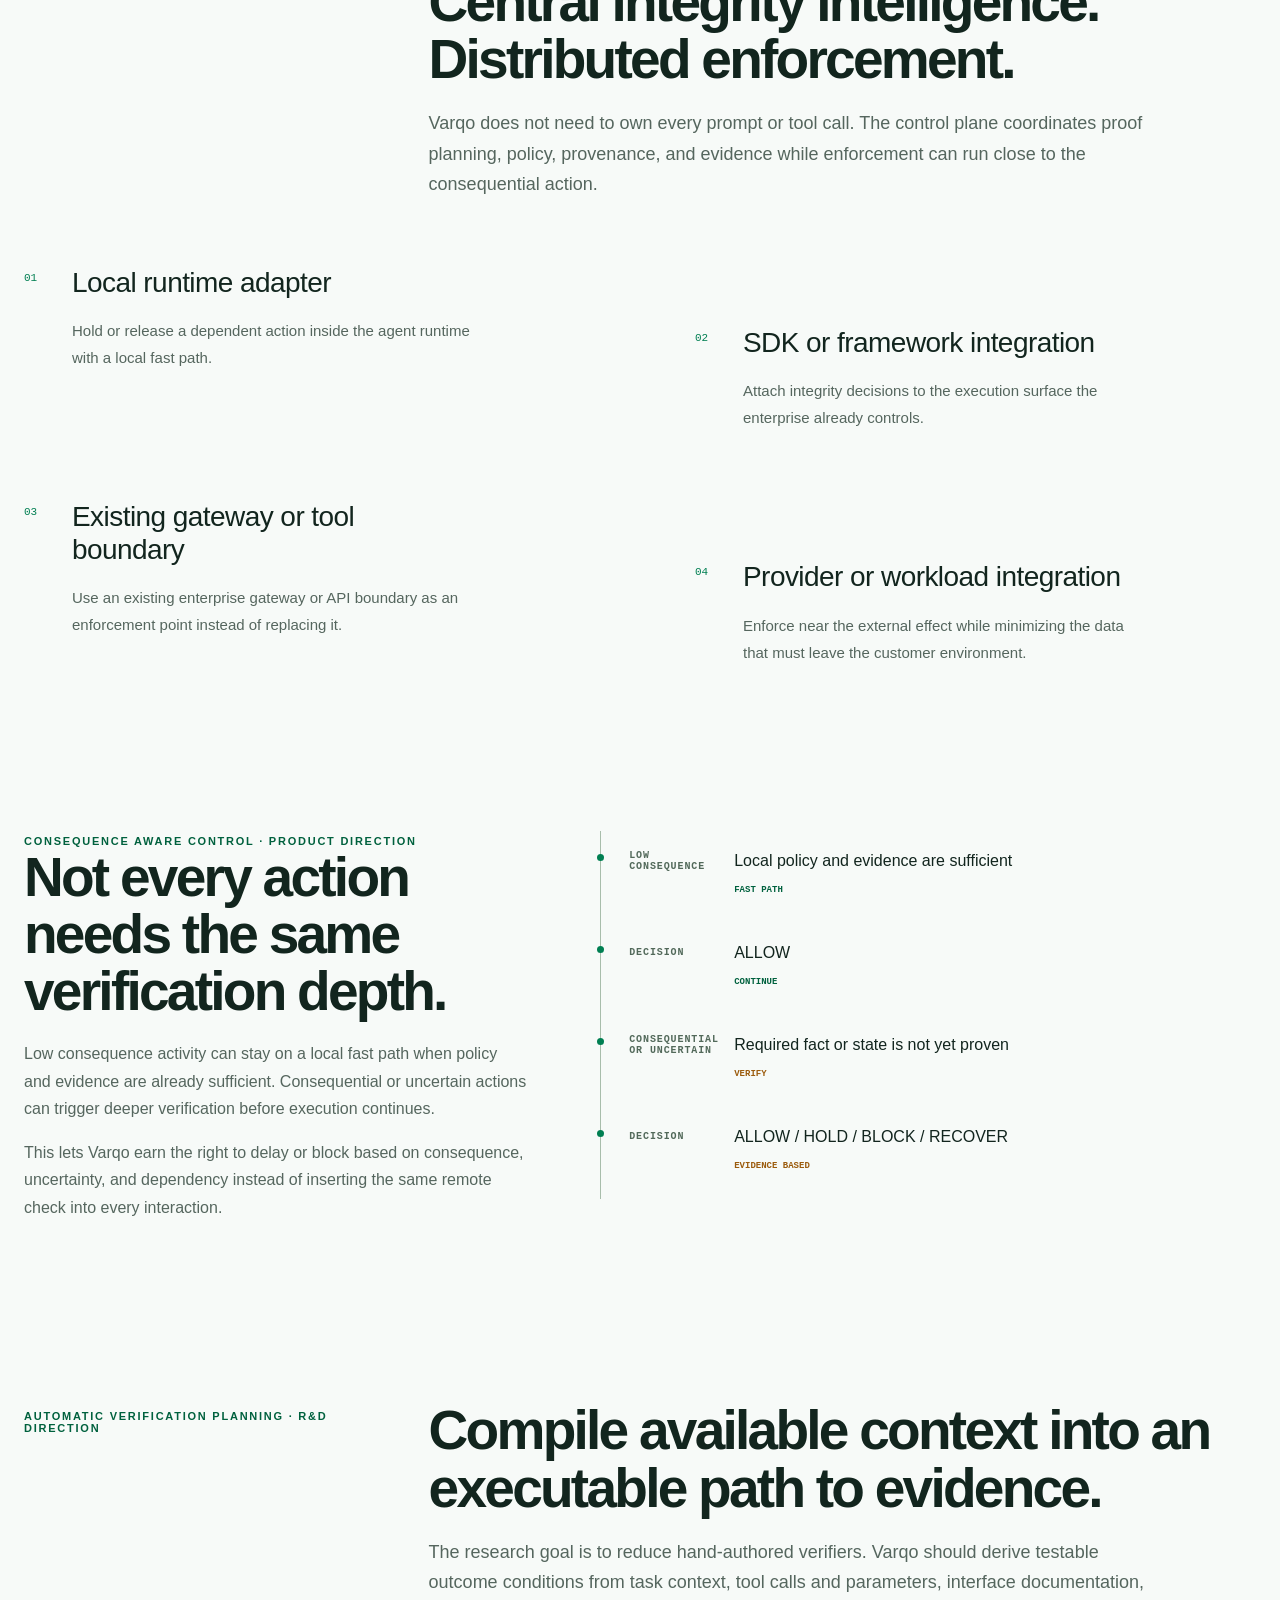
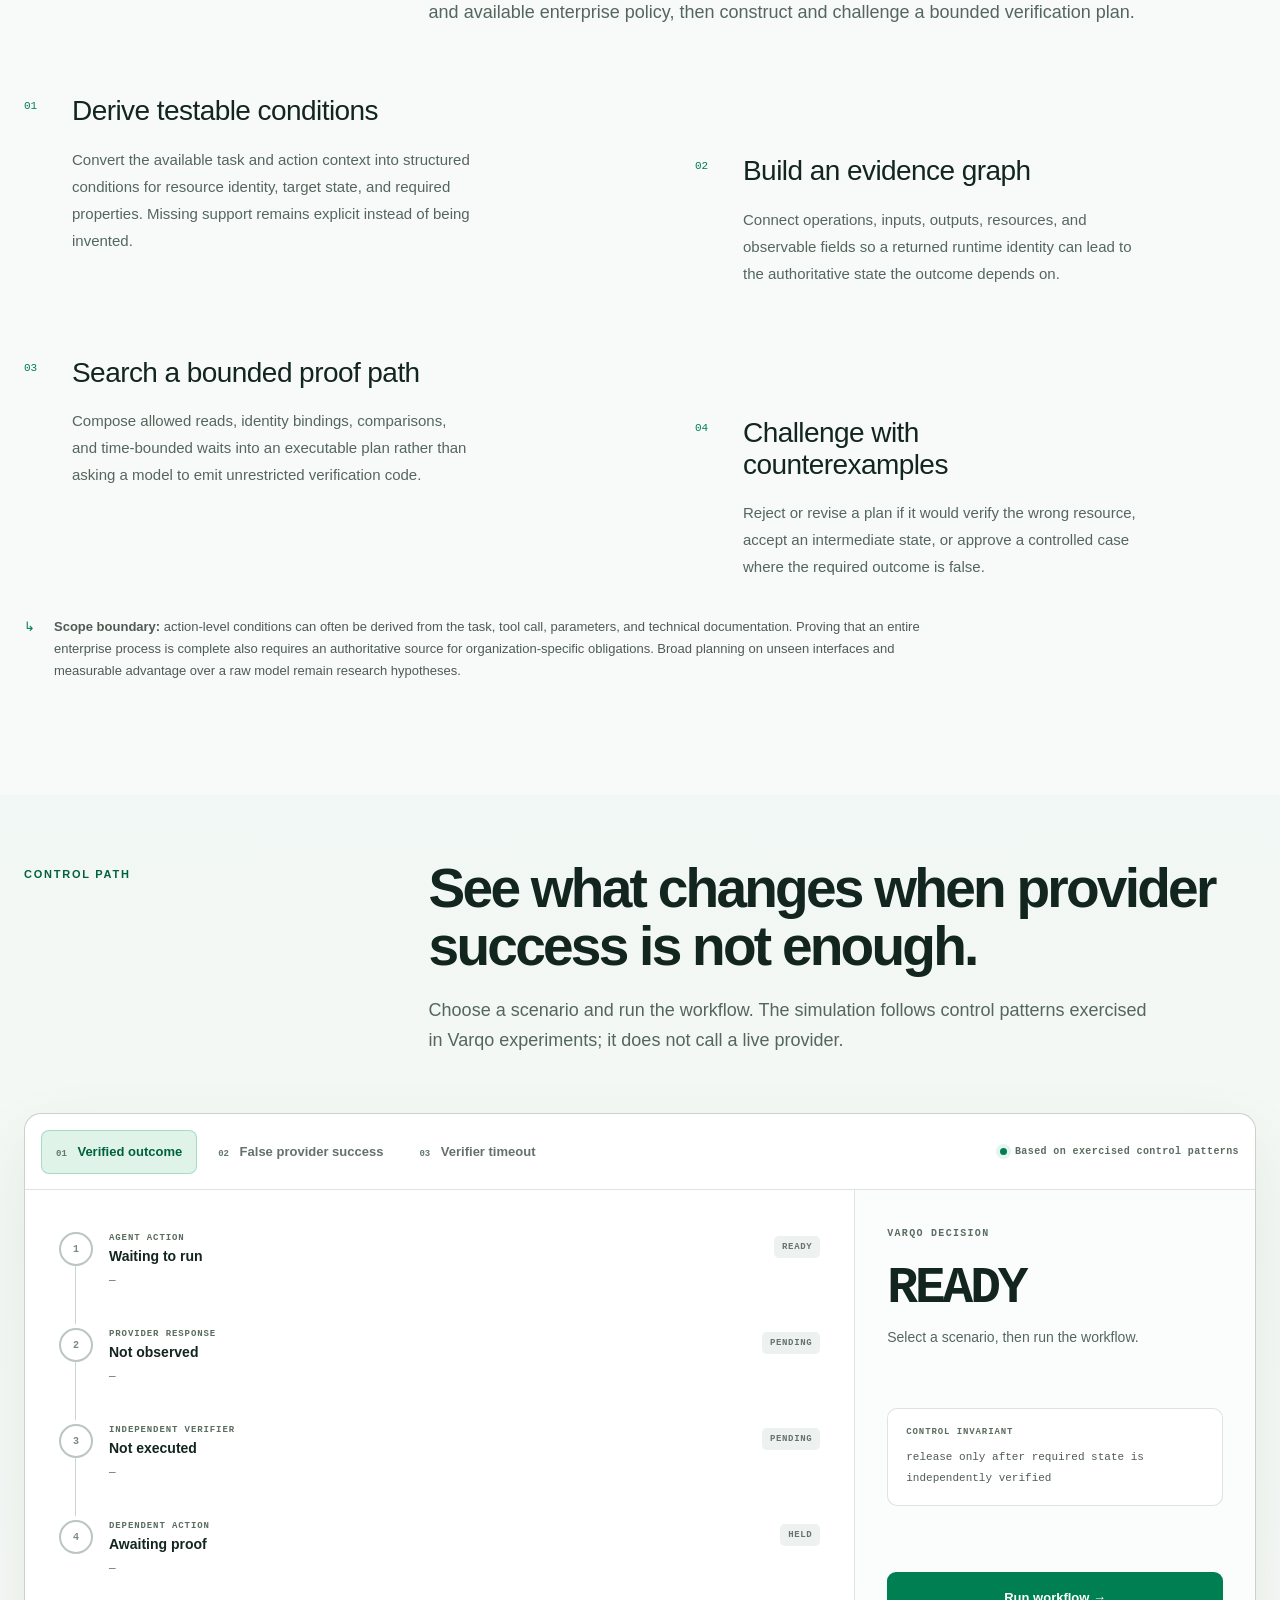
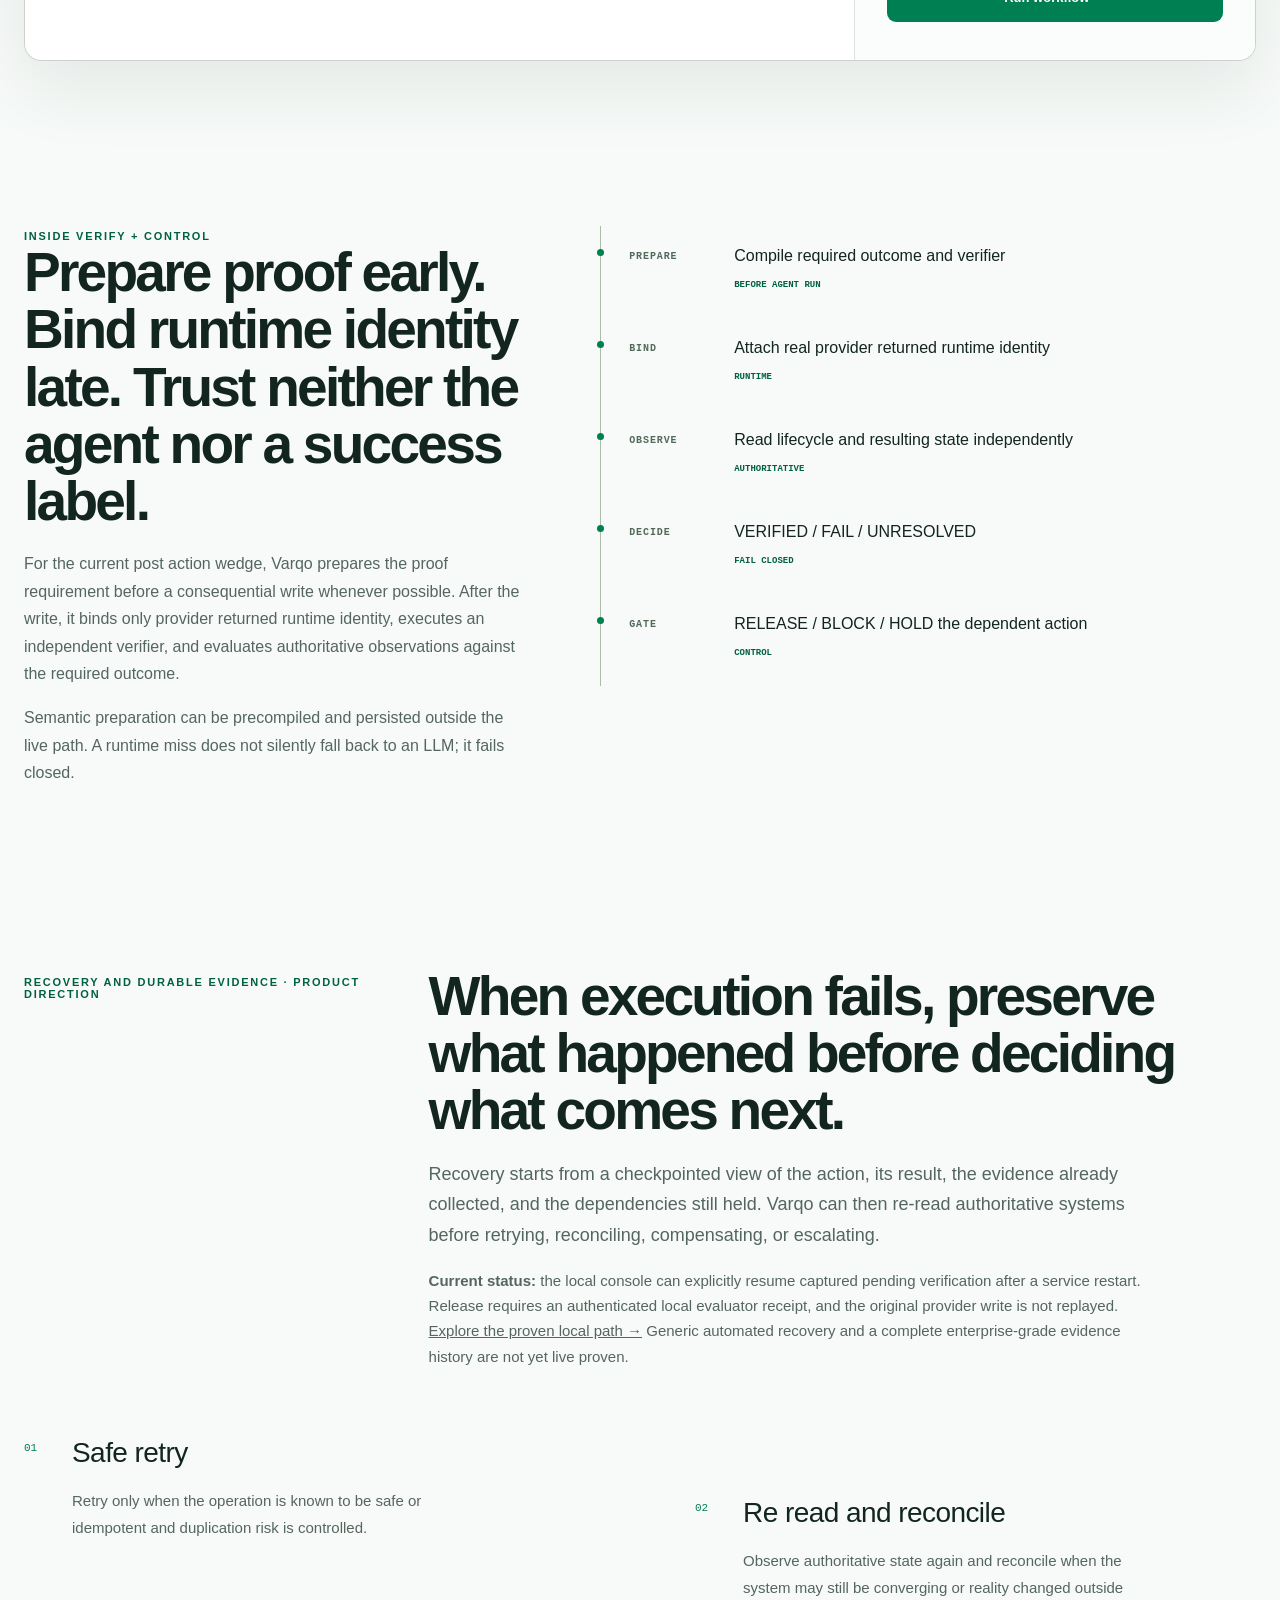
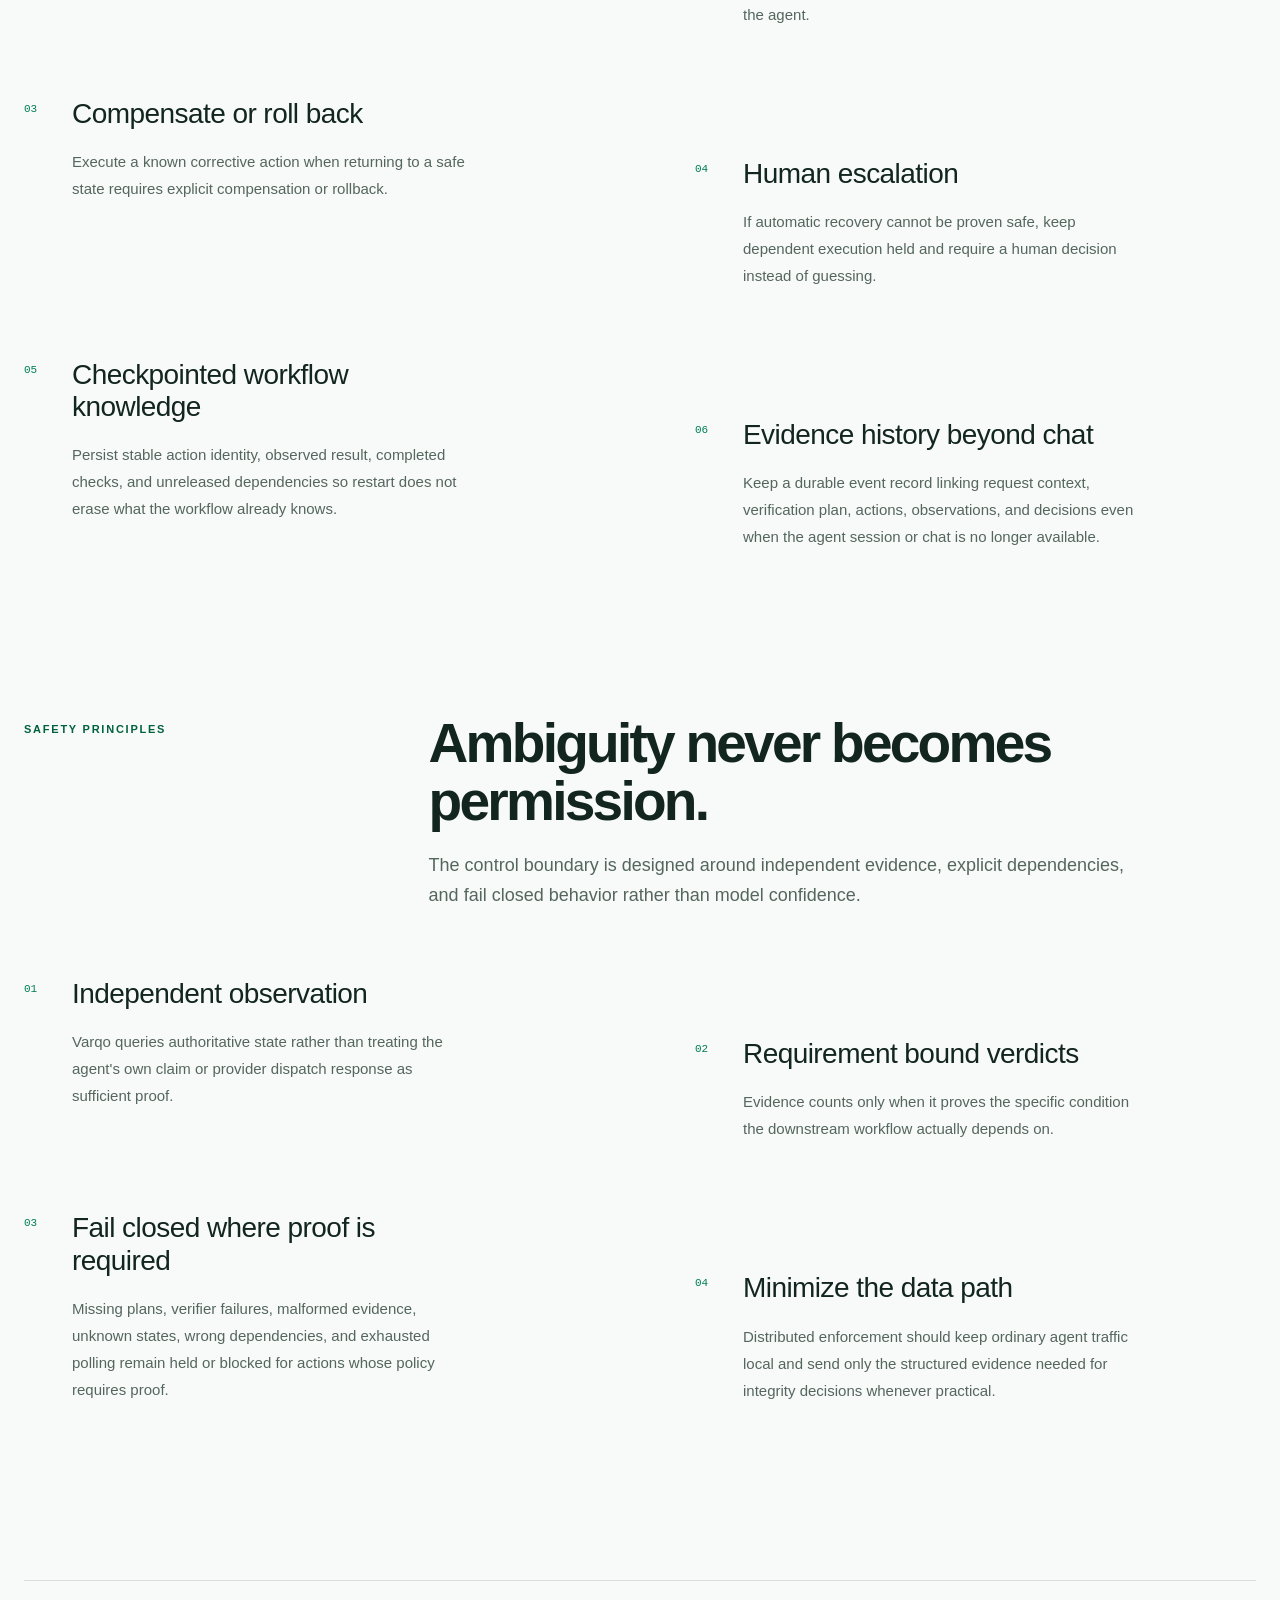
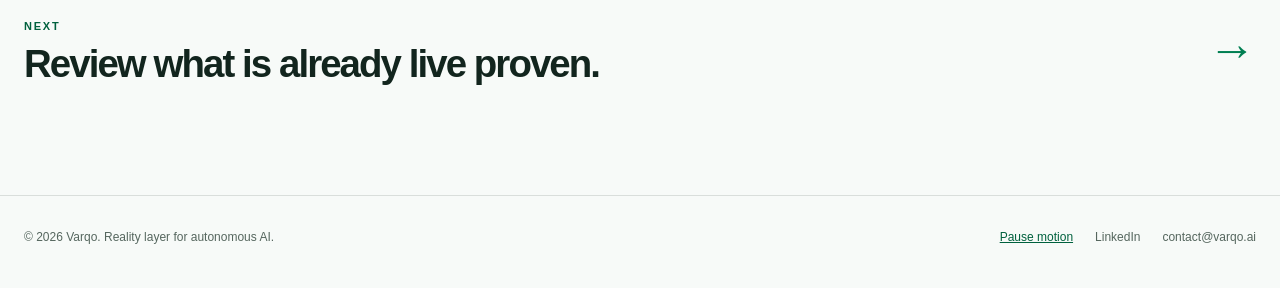
<file: how-it-works/index.html>
<!doctype html>
<html lang="en">
<head>
  <meta charset="utf-8"><meta name="viewport" content="width=device-width, initial-scale=1"><meta name="theme-color" content="#f7faf8">
  <meta name="description" content="Varqo is the reality layer for autonomous AI: understand consequential dependencies, verify authoritative reality, enforce close to the action, recover safely, and preserve evidence.">
  <title>How It Works — Varqo</title><link rel="canonical" href="https://varqo.ai/how-it-works/"><link rel="icon" type="image/png" href="/favicon.png"><link rel="stylesheet" href="/styles.css"><link rel="stylesheet" href="/experience.css">
  <meta property="og:type" content="website"><meta property="og:title" content="How Varqo works"><meta property="og:description" content="Central integrity intelligence. Distributed enforcement. Consequence aware verification at the action boundary."><meta property="og:url" content="https://varqo.ai/how-it-works/"><meta property="og:image" content="https://varqo.ai/varqo-logo.png">
  <meta name="twitter:card" content="summary_large_image"><meta property="og:site_name" content="Varqo">
</head>
<body class="how-page">
  <a class="skip-link" href="#main">Skip to content</a>
  <div class="grid" aria-hidden="true"></div>
  <header class="site-header"><nav class="container nav" aria-label="Main navigation"><a class="brand" href="/" aria-label="Varqo home"><img src="/varqo-logo.png" alt="Varqo"></a><button class="menu-toggle" type="button" aria-controls="main-nav" aria-expanded="false" hidden>Menu <span aria-hidden="true">＋</span></button><div class="nav-links" id="main-nav"><a href="/problem/">The problem</a><a href="/how-it-works/" aria-current="page">How it works</a><a href="/evidence/">Evidence</a><a href="/lab/">Local lab</a><a class="nav-cta" href="mailto:contact@varqo.ai?subject=Varqo%20design%20partner%20inquiry">Build with us <span aria-hidden="true">↗</span></a></div></nav></header>
  <main id="main" tabindex="-1">
    <section class="page-hero"><div class="container"><div class="eyebrow">How Varqo works</div><h1>Verify reality before autonomous workflows <span>continue.</span></h1><p class="lead">Varqo is being built around independent verification and control close to the action. It identifies what a consequential workflow depends on, verifies the required facts and resulting states independently, and uses evidence to decide whether dependent execution may continue. The broader distributed control plane is product direction; the current implementation proves a scoped local gate.</p></div></section>

    <section class="section"><div class="container scenario"><div class="scenario-copy reveal"><span class="kicker" id="north-star">Product north star</span><h2>KNOW → VERIFY → CONTROL → RECOVER → PROVE</h2><p>Authorization is necessary, but it does not prove that the assumptions behind an autonomous action are true. Varqo adds an integrity loop around consequential execution.</p><p>The loop is state and dependency driven. It should increasingly reason about what must be true for the next step rather than relying on hardcoded function names.</p><p class="technical-note"><strong>Honest status:</strong> VERIFY is the current live proven technical kernel. CONTROL and PROVE are partially implemented. Broader KNOW and generic automated RECOVER remain product direction.</p></div><div class="scenario-flow reveal" aria-label="Varqo product control loop"><div class="scenario-step"><span class="who">KNOW</span><strong>Identify consequential context, claims, and dependencies</strong><em>UNDERSTAND</em></div><div class="scenario-step"><span class="who">VERIFY</span><strong>Check authoritative facts and system state independently</strong><em>PROVE REALITY</em></div><div class="scenario-step"><span class="who">CONTROL</span><strong>Allow, hold, or block dependent autonomous execution</strong><em>DECIDE</em></div><div class="scenario-step"><span class="who">RECOVER</span><strong>Restore a verified state when divergence can be corrected safely</strong><em>RECONCILE</em></div><div class="scenario-step"><span class="who">PROVE</span><strong>Preserve the evidence chain behind continuation or stop</strong><em>EXPLAIN</em></div></div></div></section>

    <section class="section"><div class="container"><div class="section-heading reveal"><span class="kicker">Deployment model · product direction</span><div><h2>Central integrity intelligence. Distributed enforcement.</h2><p class="lead">Varqo does not need to own every prompt or tool call. The control plane coordinates proof planning, policy, provenance, and evidence while enforcement can run close to the consequential action.</p></div></div><div class="principles"><article class="principle reveal"><h3>Local runtime adapter</h3><p>Hold or release a dependent action inside the agent runtime with a local fast path.</p></article><article class="principle reveal"><h3>SDK or framework integration</h3><p>Attach integrity decisions to the execution surface the enterprise already controls.</p></article><article class="principle reveal"><h3>Existing gateway or tool boundary</h3><p>Use an existing enterprise gateway or API boundary as an enforcement point instead of replacing it.</p></article><article class="principle reveal"><h3>Provider or workload integration</h3><p>Enforce near the external effect while minimizing the data that must leave the customer environment.</p></article></div></div></section>

    <section class="section"><div class="container scenario"><div class="scenario-copy reveal"><span class="kicker">Consequence aware control · product direction</span><h2>Not every action needs the same verification depth.</h2><p>Low consequence activity can stay on a local fast path when policy and evidence are already sufficient. Consequential or uncertain actions can trigger deeper verification before execution continues.</p><p>This lets Varqo earn the right to delay or block based on consequence, uncertainty, and dependency instead of inserting the same remote check into every interaction.</p></div><div class="scenario-flow reveal" aria-label="Consequence aware verification"><div class="scenario-step"><span class="who">Low consequence</span><strong>Local policy and evidence are sufficient</strong><em>FAST PATH</em></div><div class="scenario-step"><span class="who">Decision</span><strong>ALLOW</strong><em>CONTINUE</em></div><div class="scenario-step warn"><span class="who">Consequential or uncertain</span><strong>Required fact or state is not yet proven</strong><em>VERIFY</em></div><div class="scenario-step warn"><span class="who">Decision</span><strong>ALLOW / HOLD / BLOCK / RECOVER</strong><em>EVIDENCE BASED</em></div></div></div></section>

    <section class="section"><div class="container"><div class="section-heading reveal"><span class="kicker">Automatic verification planning · R&amp;D direction</span><div><h2>Compile available context into an executable path to evidence.</h2><p class="lead">The research goal is to reduce hand-authored verifiers. Varqo should derive testable outcome conditions from task context, tool calls and parameters, interface documentation, and available enterprise policy, then construct and challenge a bounded verification plan.</p></div></div><div class="principles"><article class="principle reveal"><h3>Derive testable conditions</h3><p>Convert the available task and action context into structured conditions for resource identity, target state, and required properties. Missing support remains explicit instead of being invented.</p></article><article class="principle reveal"><h3>Build an evidence graph</h3><p>Connect operations, inputs, outputs, resources, and observable fields so a returned runtime identity can lead to the authoritative state the outcome depends on.</p></article><article class="principle reveal"><h3>Search a bounded proof path</h3><p>Compose allowed reads, identity bindings, comparisons, and time-bounded waits into an executable plan rather than asking a model to emit unrestricted verification code.</p></article><article class="principle reveal"><h3>Challenge with counterexamples</h3><p>Reject or revise a plan if it would verify the wrong resource, accept an intermediate state, or approve a controlled case where the required outcome is false.</p></article></div><p class="technical-note reveal"><strong>Scope boundary:</strong> action-level conditions can often be derived from the task, tool call, parameters, and technical documentation. Proving that an entire enterprise process is complete also requires an authoritative source for organization-specific obligations. Broad planning on unseen interfaces and measurable advantage over a raw model remain research hypotheses.</p></div></section>

    <section class="section simulator-section">
      <div class="container">
        <div class="section-heading reveal">
          <span class="kicker">Control path</span>
          <div><h2>See what changes when provider success is not enough.</h2><p class="lead">Choose a scenario and run the workflow. The simulation follows control patterns exercised in Varqo experiments; it does not call a live provider.</p></div>
        </div>

        <div class="simulator reveal" data-simulator>
          <div class="simulator-toolbar">
            <div class="scenario-picker" role="group" aria-label="Choose a verification scenario">
              <button class="scenario-option selected" type="button" data-scenario="verified" aria-pressed="true"><span>01</span> Verified outcome</button>
              <button class="scenario-option" type="button" data-scenario="false-success" aria-pressed="false"><span>02</span> False provider success</button>
              <button class="scenario-option" type="button" data-scenario="timeout" aria-pressed="false"><span>03</span> Verifier timeout</button>
            </div>
            <div class="simulator-label"><i aria-hidden="true"></i> Based on exercised control patterns</div>
          </div>

          <div class="simulator-body">
            <div class="simulator-chain" aria-label="Simulated verification chain">
              <div class="sim-event" data-event="0"><span class="sim-marker">1</span><div><span class="sim-role">Agent action</span><strong data-event-title>Waiting to run</strong><code data-event-value>—</code></div><span class="sim-state" data-event-state>READY</span></div>
              <div class="sim-event" data-event="1"><span class="sim-marker">2</span><div><span class="sim-role">Provider response</span><strong data-event-title>Not observed</strong><code data-event-value>—</code></div><span class="sim-state" data-event-state>PENDING</span></div>
              <div class="sim-event" data-event="2"><span class="sim-marker">3</span><div><span class="sim-role">Independent verifier</span><strong data-event-title>Not executed</strong><code data-event-value>—</code></div><span class="sim-state" data-event-state>PENDING</span></div>
              <div class="sim-event" data-event="3"><span class="sim-marker">4</span><div><span class="sim-role">Dependent action</span><strong data-event-title>Awaiting proof</strong><code data-event-value>—</code></div><span class="sim-state" data-event-state>HELD</span></div>
            </div>

            <aside class="decision-panel" aria-live="polite" aria-atomic="true">
              <span class="label">Varqo decision</span>
              <strong class="decision-value" data-decision>READY</strong>
              <p data-decision-copy>Select a scenario, then run the workflow.</p>
              <div class="decision-rule"><span>Control invariant</span><code>release only after required state is independently verified</code></div>
              <button class="sim-run" type="button" data-run>Run workflow <span aria-hidden="true">→</span></button>
            </aside>
          </div>
        </div>
      </div>
    </section>

    <section class="section"><div class="container scenario"><div class="scenario-copy reveal"><span class="kicker">Inside VERIFY + CONTROL</span><h2>Prepare proof early. Bind runtime identity late. Trust neither the agent nor a success label.</h2><p>For the current post action wedge, Varqo prepares the proof requirement before a consequential write whenever possible. After the write, it binds only provider returned runtime identity, executes an independent verifier, and evaluates authoritative observations against the required outcome.</p><p>Semantic preparation can be precompiled and persisted outside the live path. A runtime miss does not silently fall back to an LLM; it fails closed.</p></div><div class="scenario-flow reveal" aria-label="Current Varqo verification runtime"><div class="scenario-step"><span class="who">Prepare</span><strong>Compile required outcome and verifier</strong><em>BEFORE AGENT RUN</em></div><div class="scenario-step"><span class="who">Bind</span><strong>Attach real provider returned runtime identity</strong><em>RUNTIME</em></div><div class="scenario-step"><span class="who">Observe</span><strong>Read lifecycle and resulting state independently</strong><em>AUTHORITATIVE</em></div><div class="scenario-step"><span class="who">Decide</span><strong>VERIFIED / FAIL / UNRESOLVED</strong><em>FAIL CLOSED</em></div><div class="scenario-step"><span class="who">Gate</span><strong>RELEASE / BLOCK / HOLD the dependent action</strong><em>CONTROL</em></div></div></div></section>

    <section class="section">
      <div class="container">
        <div class="section-heading reveal">
          <span class="kicker">Recovery and durable evidence · product direction</span>
          <div><h2>When execution fails, preserve what happened before deciding what comes next.</h2><p class="lead">Recovery starts from a checkpointed view of the action, its result, the evidence already collected, and the dependencies still held. Varqo can then re-read authoritative systems before retrying, reconciling, compensating, or escalating.</p><p class="lead" style="margin-top:18px;font-size:15px;"><strong>Current status:</strong> the local console can explicitly resume captured pending verification after a service restart. Release requires an authenticated local evaluator receipt, and the original provider write is not replayed. <a href="/lab/#recovery">Explore the proven local path →</a> Generic automated recovery and a complete enterprise-grade evidence history are not yet live proven.</p></div>
        </div>
        <div class="principles">
          <article class="principle reveal"><h3>Safe retry</h3><p>Retry only when the operation is known to be safe or idempotent and duplication risk is controlled.</p></article>
          <article class="principle reveal"><h3>Re read and reconcile</h3><p>Observe authoritative state again and reconcile when the system may still be converging or reality changed outside the agent.</p></article>
          <article class="principle reveal"><h3>Compensate or roll back</h3><p>Execute a known corrective action when returning to a safe state requires explicit compensation or rollback.</p></article>
          <article class="principle reveal"><h3>Human escalation</h3><p>If automatic recovery cannot be proven safe, keep dependent execution held and require a human decision instead of guessing.</p></article>
          <article class="principle reveal"><h3>Checkpointed workflow knowledge</h3><p>Persist stable action identity, observed result, completed checks, and unreleased dependencies so restart does not erase what the workflow already knows.</p></article>
          <article class="principle reveal"><h3>Evidence history beyond chat</h3><p>Keep a durable event record linking request context, verification plan, actions, observations, and decisions even when the agent session or chat is no longer available.</p></article>
        </div>
      </div>
    </section>

    <section class="section"><div class="container"><div class="section-heading reveal"><span class="kicker">Safety principles</span><div><h2>Ambiguity never becomes permission.</h2><p class="lead">The control boundary is designed around independent evidence, explicit dependencies, and fail closed behavior rather than model confidence.</p></div></div><div class="principles"><article class="principle reveal"><h3>Independent observation</h3><p>Varqo queries authoritative state rather than treating the agent's own claim or provider dispatch response as sufficient proof.</p></article><article class="principle reveal"><h3>Requirement bound verdicts</h3><p>Evidence counts only when it proves the specific condition the downstream workflow actually depends on.</p></article><article class="principle reveal"><h3>Fail closed where proof is required</h3><p>Missing plans, verifier failures, malformed evidence, unknown states, wrong dependencies, and exhausted polling remain held or blocked for actions whose policy requires proof.</p></article><article class="principle reveal"><h3>Minimize the data path</h3><p>Distributed enforcement should keep ordinary agent traffic local and send only the structured evidence needed for integrity decisions whenever practical.</p></article></div></div></section>

    <section class="next-page"><div class="container"><a class="next-card reveal" href="/evidence/"><div><span class="kicker">Next</span><h2>Review what is already live proven.</h2></div><span class="arrow" aria-hidden="true">→</span></a></div></section>
  </main>
  <footer><div class="container footer-inner"><span>© <span data-year>2026</span> Varqo. Reality layer for autonomous AI.</span><div class="footer-links"><button class="motion-toggle" type="button" data-motion-toggle aria-pressed="false" hidden>Pause motion</button><a href="https://www.linkedin.com/company/144802025" target="_blank" rel="noopener noreferrer">LinkedIn</a><a href="mailto:contact@varqo.ai">contact@varqo.ai</a></div></div></footer><script src="/experience.js" defer></script><script src="/site.js" defer></script>
</body>
</html>
</file>
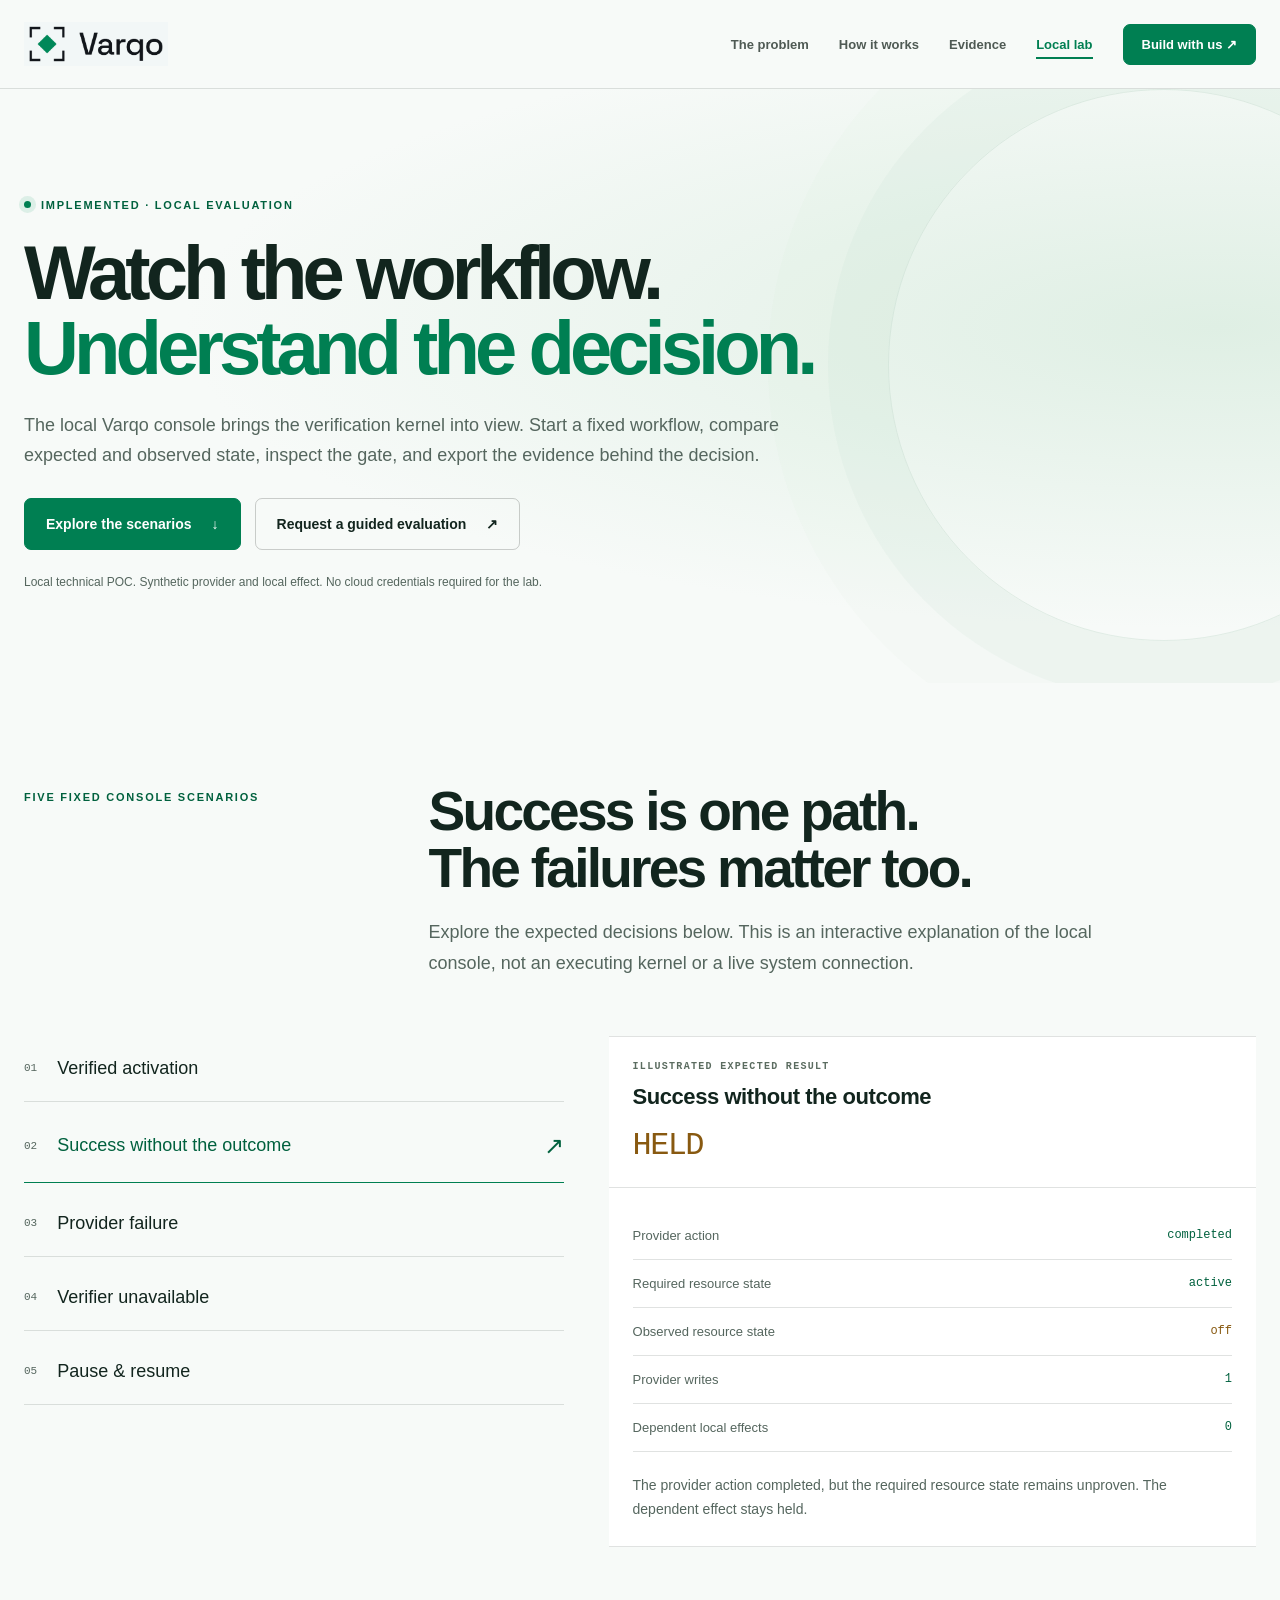
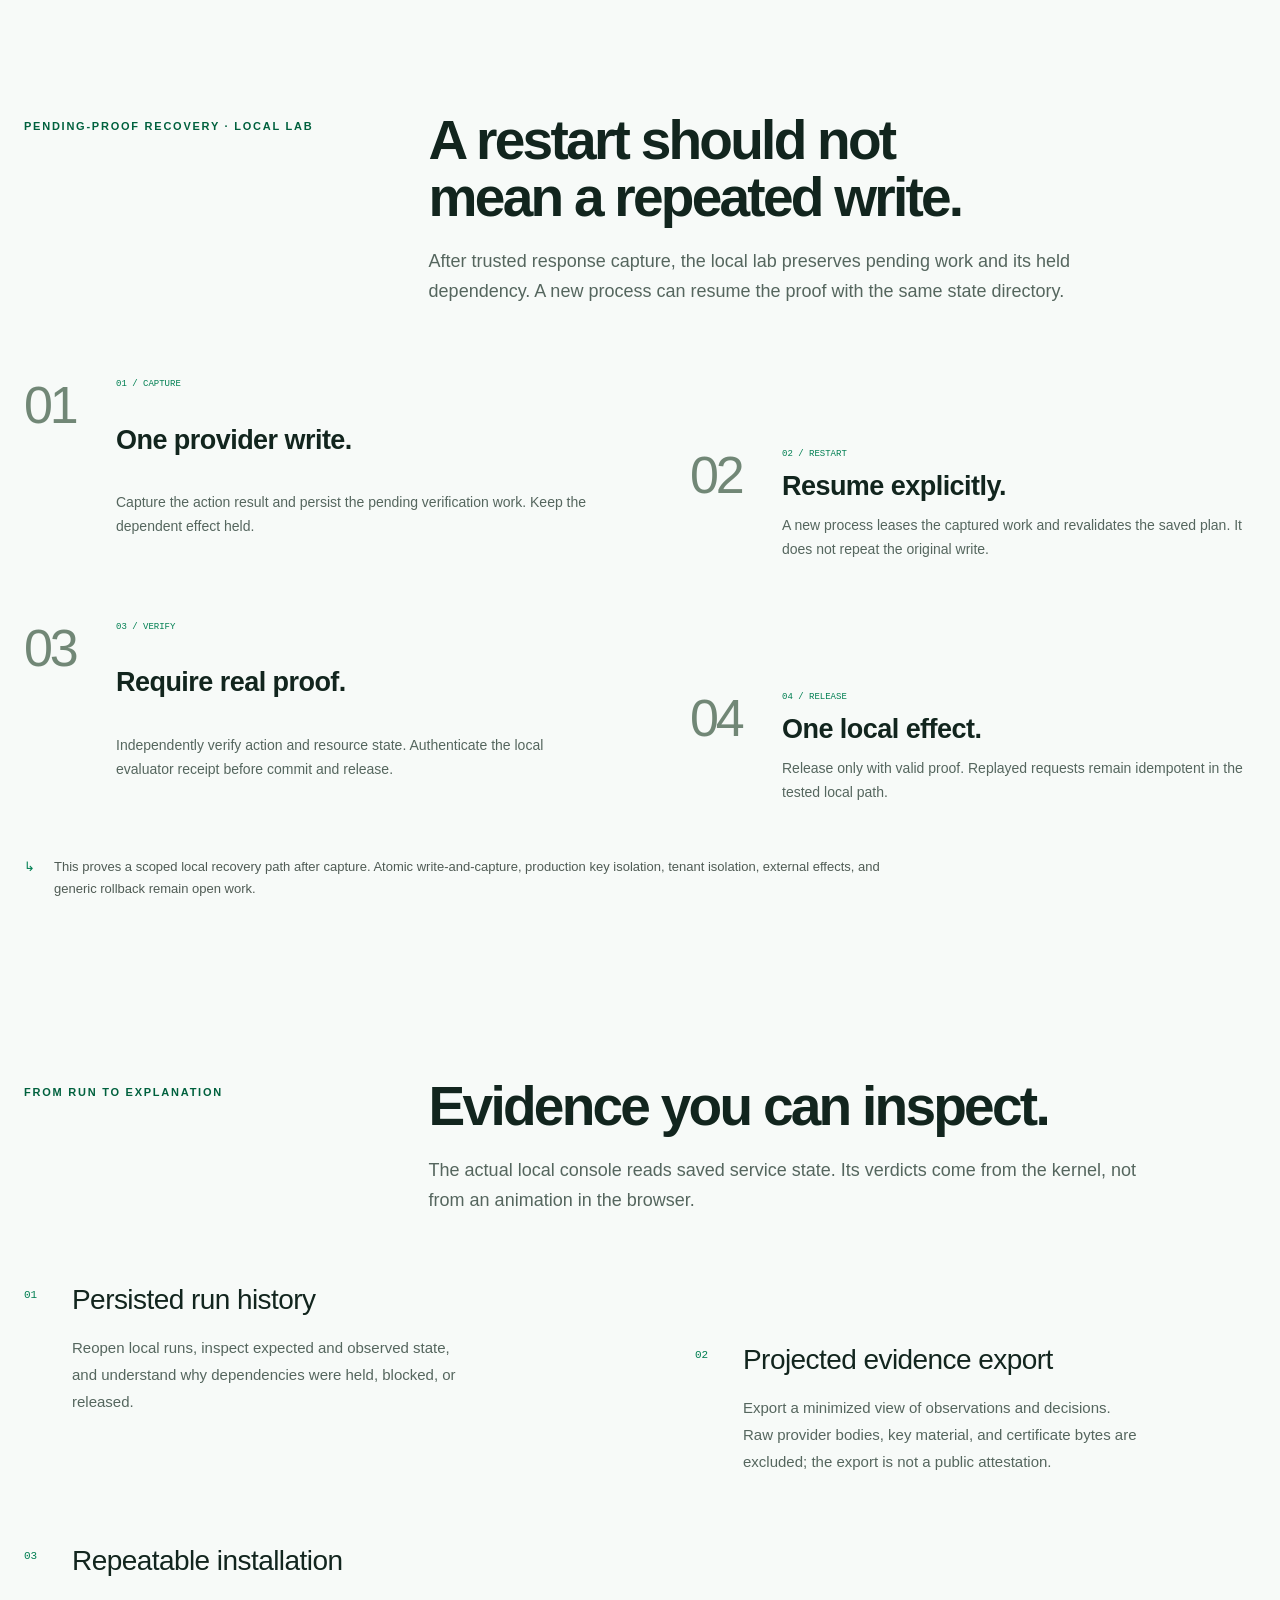
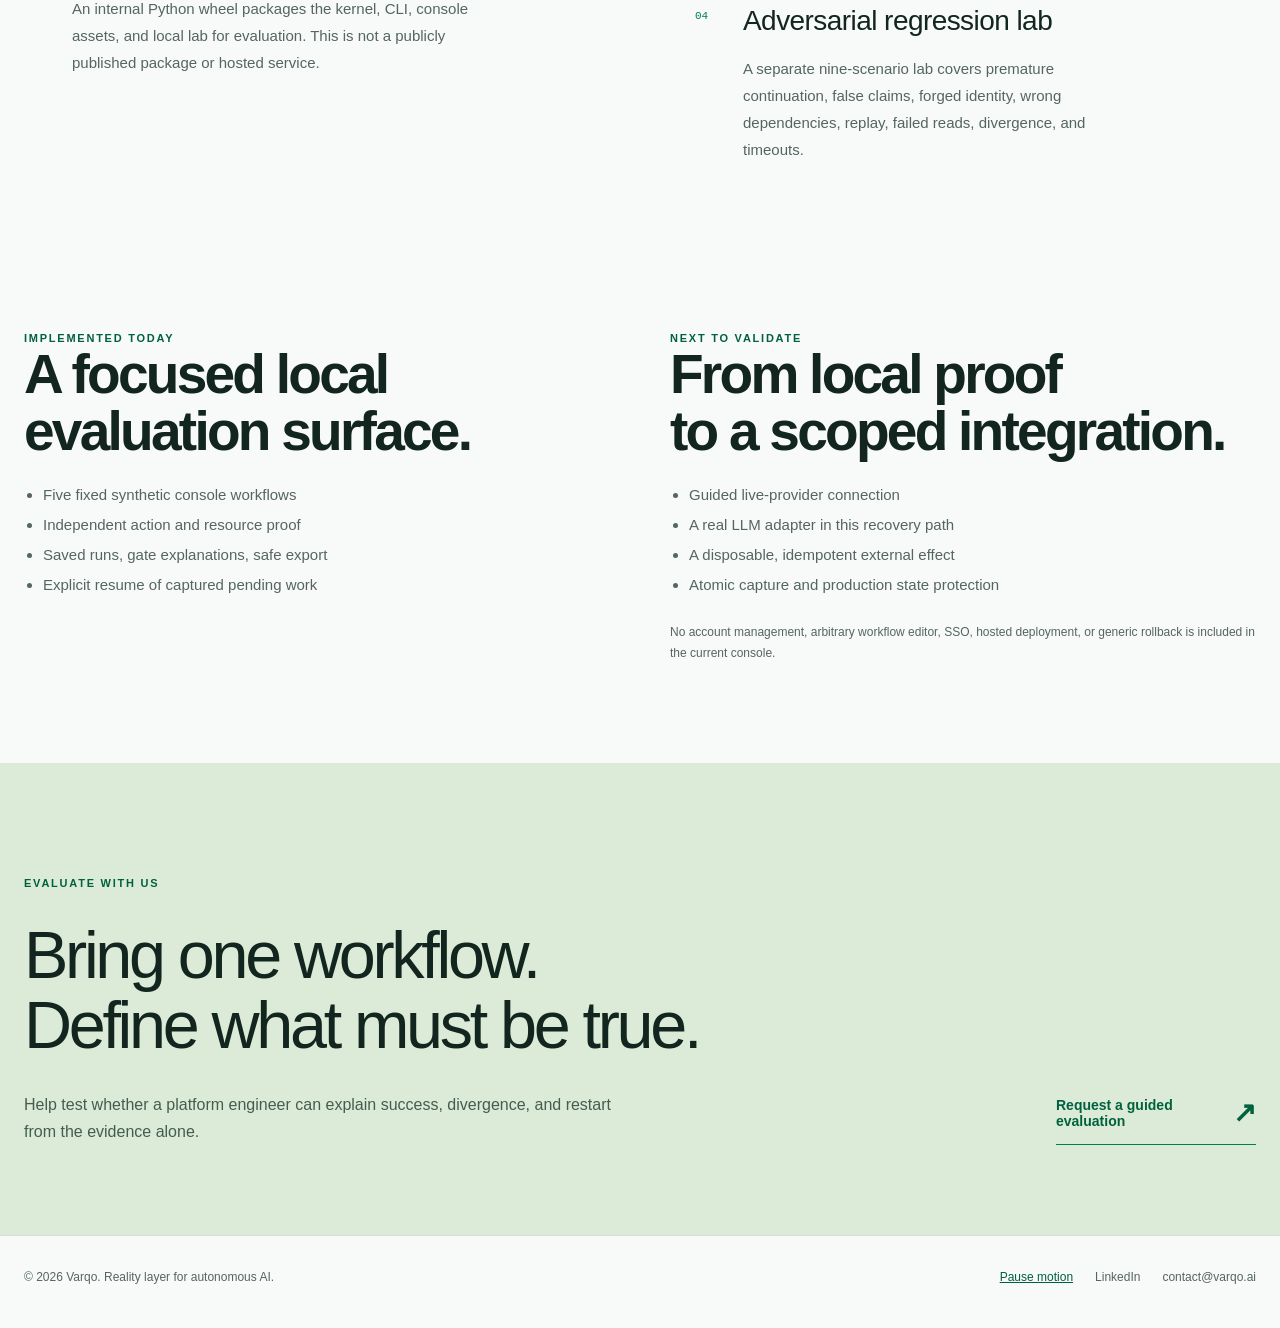
<file: lab/index.html>
<!doctype html>
<html lang="en">
<head>
  <meta charset="utf-8"><meta name="viewport" content="width=device-width, initial-scale=1"><meta name="theme-color" content="#f7faf8">
  <meta name="description" content="Explore Varqo’s local workflow console: five synthetic scenarios, independent action and resource verification, saved evidence, and explicit pending-proof recovery.">
  <title>Local Integrity Lab — Varqo</title><link rel="canonical" href="https://varqo.ai/lab/"><link rel="icon" type="image/png" href="/favicon.png"><link rel="stylesheet" href="/styles.css"><link rel="stylesheet" href="/experience.css">
  <meta property="og:type" content="website"><meta property="og:title" content="Local integrity lab — Varqo"><meta property="og:description" content="Real verification kernel. Synthetic provider. A local lab for understanding held, blocked, and released workflows."><meta property="og:url" content="https://varqo.ai/lab/"><meta property="og:image" content="https://varqo.ai/varqo-logo.png">
  <meta name="twitter:card" content="summary_large_image"><meta property="og:site_name" content="Varqo">
</head>
<body class="lab-page">
  <a class="skip-link" href="#main">Skip to content</a>
  <div class="grid" aria-hidden="true"></div>
  <header class="site-header"><nav class="container nav" aria-label="Main navigation"><a class="brand" href="/" aria-label="Varqo home"><img src="/varqo-logo.png" alt="Varqo"></a><button class="menu-toggle" type="button" aria-controls="main-nav" aria-expanded="false" hidden>Menu <span aria-hidden="true">＋</span></button><div class="nav-links" id="main-nav"><a href="/problem/">The problem</a><a href="/how-it-works/">How it works</a><a href="/evidence/">Evidence</a><a href="/lab/" aria-current="page">Local lab</a><a class="nav-cta" href="mailto:contact@varqo.ai?subject=Varqo%20design%20partner%20inquiry">Build with us <span aria-hidden="true">↗</span></a></div></nav></header>
  <main id="main" tabindex="-1">
    <section class="page-hero"><div class="container"><div class="eyebrow">Implemented · local evaluation</div><h1>Watch the workflow.<br><span>Understand the decision.</span></h1><p class="lead">The local Varqo console brings the verification kernel into view. Start a fixed workflow, compare expected and observed state, inspect the gate, and export the evidence behind the decision.</p><div class="actions" style="margin-top:28px"><a class="button primary" href="#scenarios">Explore the scenarios <span aria-hidden="true">↓</span></a><a class="button" href="mailto:contact@varqo.ai?subject=Varqo%20local%20lab%20evaluation">Request a guided evaluation <span aria-hidden="true">↗</span></a></div><p class="section-footnote">Local technical POC. Synthetic provider and local effect. No cloud credentials required for the lab.</p></div></section>
    <section class="section" id="scenarios"><div class="container"><div class="section-heading reveal"><span class="kicker">Five fixed console scenarios</span><div><h2>Success is one path.<br>The failures matter too.</h2><p class="lead">Explore the expected decisions below. This is an interactive explanation of the local console, not an executing kernel or a live system connection.</p></div></div>
      <div class="lab-explorer reveal" data-lab-explorer>
        <div class="lab-choices" role="group" aria-label="Explore a local console scenario">
          <button class="lab-choice" data-lab-scenario="healthy" aria-pressed="false" type="button"><span>01</span><strong>Verified activation</strong></button>
          <button class="lab-choice" data-lab-scenario="divergence" aria-pressed="true" type="button"><span>02</span><strong>Success without the outcome</strong></button>
          <button class="lab-choice" data-lab-scenario="failure" aria-pressed="false" type="button"><span>03</span><strong>Provider failure</strong></button>
          <button class="lab-choice" data-lab-scenario="outage" aria-pressed="false" type="button"><span>04</span><strong>Verifier unavailable</strong></button>
          <button class="lab-choice" data-lab-scenario="paused" aria-pressed="false" type="button"><span>05</span><strong>Pause &amp; resume</strong></button>
        </div>
        <div class="lab-view" data-outcome="HELD" aria-live="polite" aria-atomic="true"><header><span class="label">Illustrated expected result</span><h3 data-lab-title>Success without the outcome</h3><span class="scope held" data-lab-gate>HELD</span></header><div class="lab-preview-body"><div class="observation"><span>Provider action</span><strong data-lab-action>completed</strong></div><div class="observation"><span>Required resource state</span><strong>active</strong></div><div class="observation"><span>Observed resource state</span><strong data-lab-resource>off</strong></div><div class="observation"><span>Provider writes</span><strong>1</strong></div><div class="observation"><span>Dependent local effects</span><strong data-lab-effects>0</strong></div><p data-lab-explanation>The provider action completed, but the required resource state remains unproven. The dependent effect stays held.</p></div></div>
      </div><noscript><p class="technical-note">The example above shows divergence. The other fixed scenarios release after verified activation, block on provider failure, hold when verification is unavailable, or pause pending proof until explicit resume.</p></noscript>
    </div></section>
    <section class="section" id="recovery"><div class="container"><div class="section-heading reveal"><span class="kicker">Pending-proof recovery · local lab</span><div><h2>A restart should not<br>mean a repeated write.</h2><p class="lead">After trusted response capture, the local lab preserves pending work and its held dependency. A new process can resume the proof with the same state directory.</p></div></div><div class="recovery-steps reveal">
      <article class="recovery-step"><span>01 / CAPTURE</span><h3>One provider write.</h3><p>Capture the action result and persist the pending verification work. Keep the dependent effect held.</p></article>
      <article class="recovery-step"><span>02 / RESTART</span><h3>Resume explicitly.</h3><p>A new process leases the captured work and revalidates the saved plan. It does not repeat the original write.</p></article>
      <article class="recovery-step"><span>03 / VERIFY</span><h3>Require real proof.</h3><p>Independently verify action and resource state. Authenticate the local evaluator receipt before commit and release.</p></article>
      <article class="recovery-step"><span>04 / RELEASE</span><h3>One local effect.</h3><p>Release only with valid proof. Replayed requests remain idempotent in the tested local path.</p></article>
    </div><p class="technical-note reveal">This proves a scoped local recovery path after capture. Atomic write-and-capture, production key isolation, tenant isolation, external effects, and generic rollback remain open work.</p></div></section>
    <section class="section"><div class="container"><div class="section-heading reveal"><span class="kicker">From run to explanation</span><div><h2>Evidence you can inspect.</h2><p class="lead">The actual local console reads saved service state. Its verdicts come from the kernel, not from an animation in the browser.</p></div></div><div class="principles"><article class="principle reveal"><h3>Persisted run history</h3><p>Reopen local runs, inspect expected and observed state, and understand why dependencies were held, blocked, or released.</p></article><article class="principle reveal"><h3>Projected evidence export</h3><p>Export a minimized view of observations and decisions. Raw provider bodies, key material, and certificate bytes are excluded; the export is not a public attestation.</p></article><article class="principle reveal"><h3>Repeatable installation</h3><p>An internal Python wheel packages the kernel, CLI, console assets, and local lab for evaluation. This is not a publicly published package or hosted service.</p></article><article class="principle reveal"><h3>Adversarial regression lab</h3><p>A separate nine-scenario lab covers premature continuation, false claims, forged identity, wrong dependencies, replay, failed reads, divergence, and timeouts.</p></article></div></div></section>
    <section class="section"><div class="container lab-limits"><div class="reveal"><span class="kicker">Implemented today</span><h2>A focused local<br>evaluation surface.</h2><ul><li>Five fixed synthetic console workflows</li><li>Independent action and resource proof</li><li>Saved runs, gate explanations, safe export</li><li>Explicit resume of captured pending work</li></ul></div><div class="reveal"><span class="kicker">Next to validate</span><h2>From local proof<br>to a scoped integration.</h2><ul><li>Guided live-provider connection</li><li>A real LLM adapter in this recovery path</li><li>A disposable, idempotent external effect</li><li>Atomic capture and production state protection</li></ul><p class="section-footnote">No account management, arbitrary workflow editor, SSO, hosted deployment, or generic rollback is included in the current console.</p></div></div></section>
    <section class="pilot"><div class="container"><div class="pilot-card reveal"><div><span class="kicker">Evaluate with us</span><h2>Bring one workflow.<br>Define what must be true.</h2><p>Help test whether a platform engineer can explain success, divergence, and restart from the evidence alone.</p></div><a class="button" href="mailto:contact@varqo.ai?subject=Varqo%20local%20lab%20evaluation">Request a guided evaluation <span aria-hidden="true">↗</span></a></div></div></section>
  </main>
  <footer><div class="container footer-inner"><span>© <span data-year>2026</span> Varqo. Reality layer for autonomous AI.</span><div class="footer-links"><button class="motion-toggle" type="button" data-motion-toggle aria-pressed="false" hidden>Pause motion</button><a href="https://www.linkedin.com/company/144802025" target="_blank" rel="noopener noreferrer">LinkedIn</a><a href="mailto:contact@varqo.ai">contact@varqo.ai</a></div></div></footer><script src="/experience.js" defer></script><script src="/site.js" defer></script>
</body>
</html>
</file>
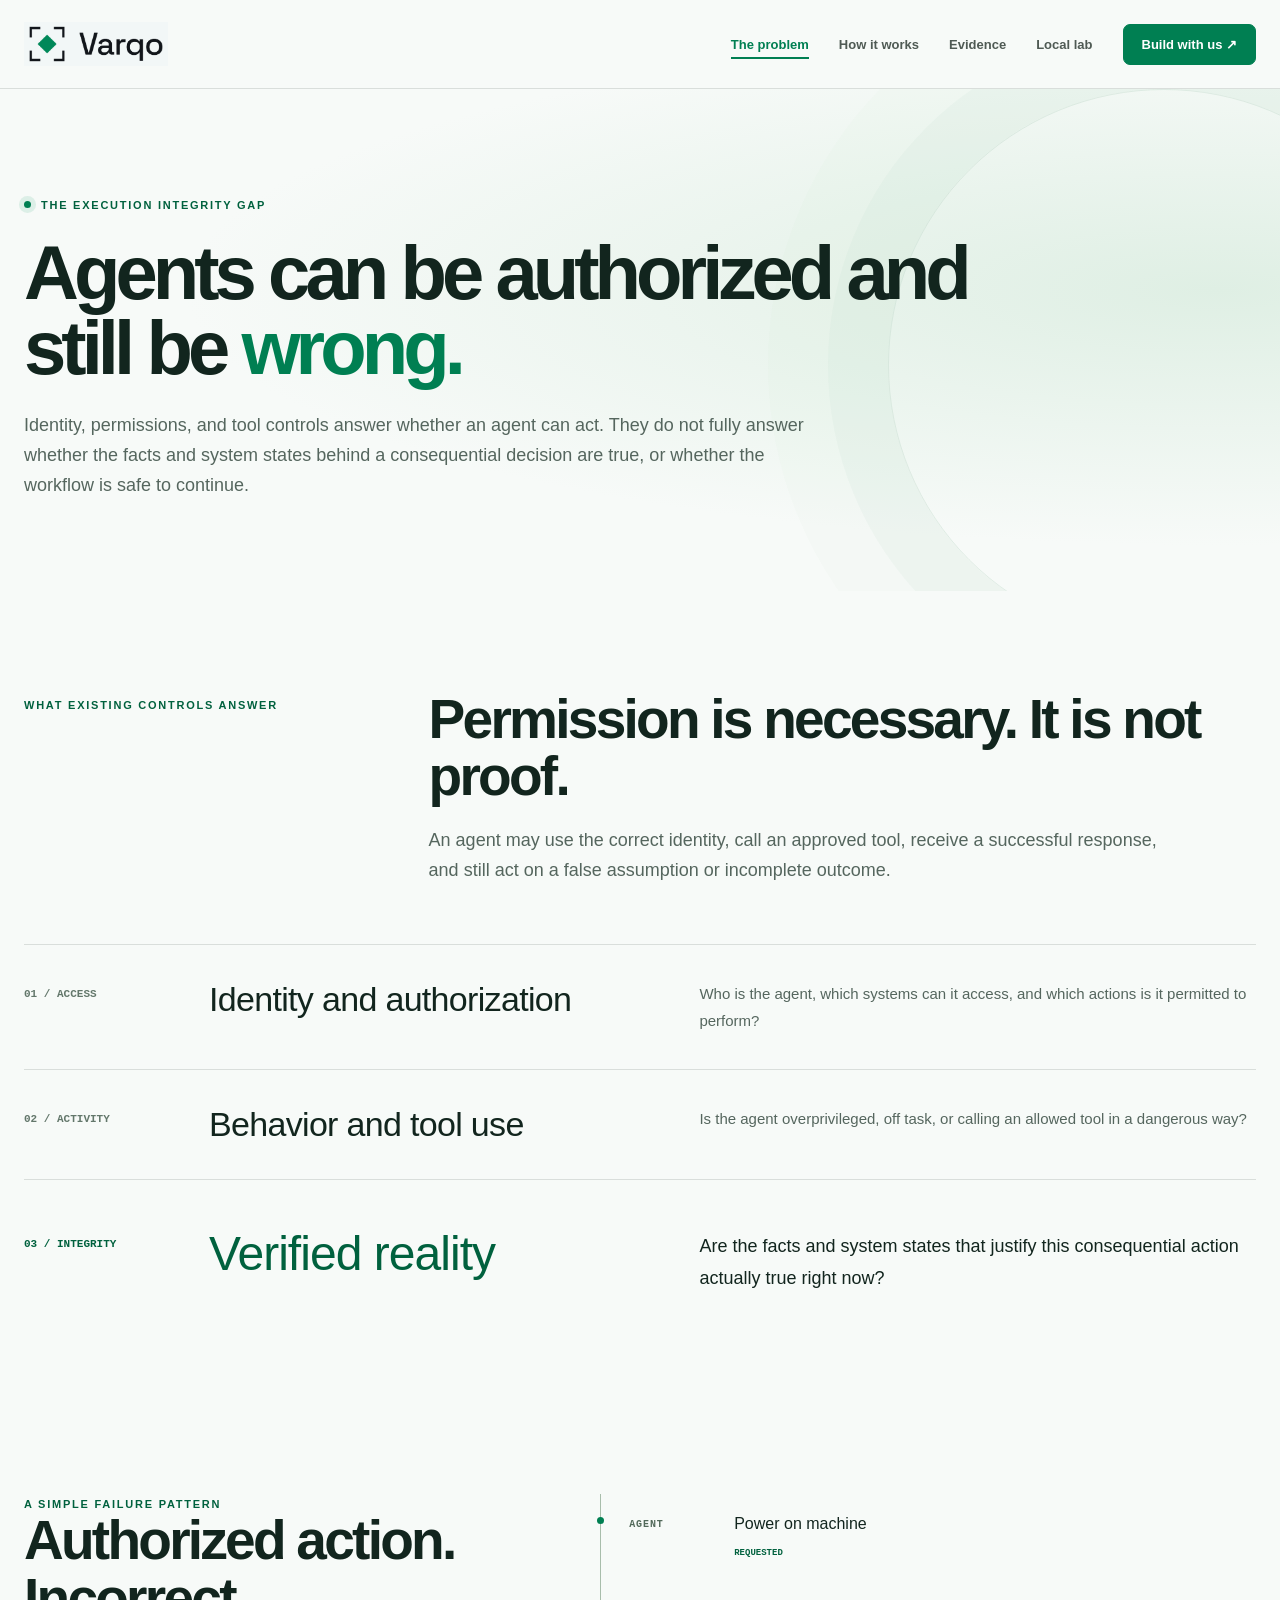
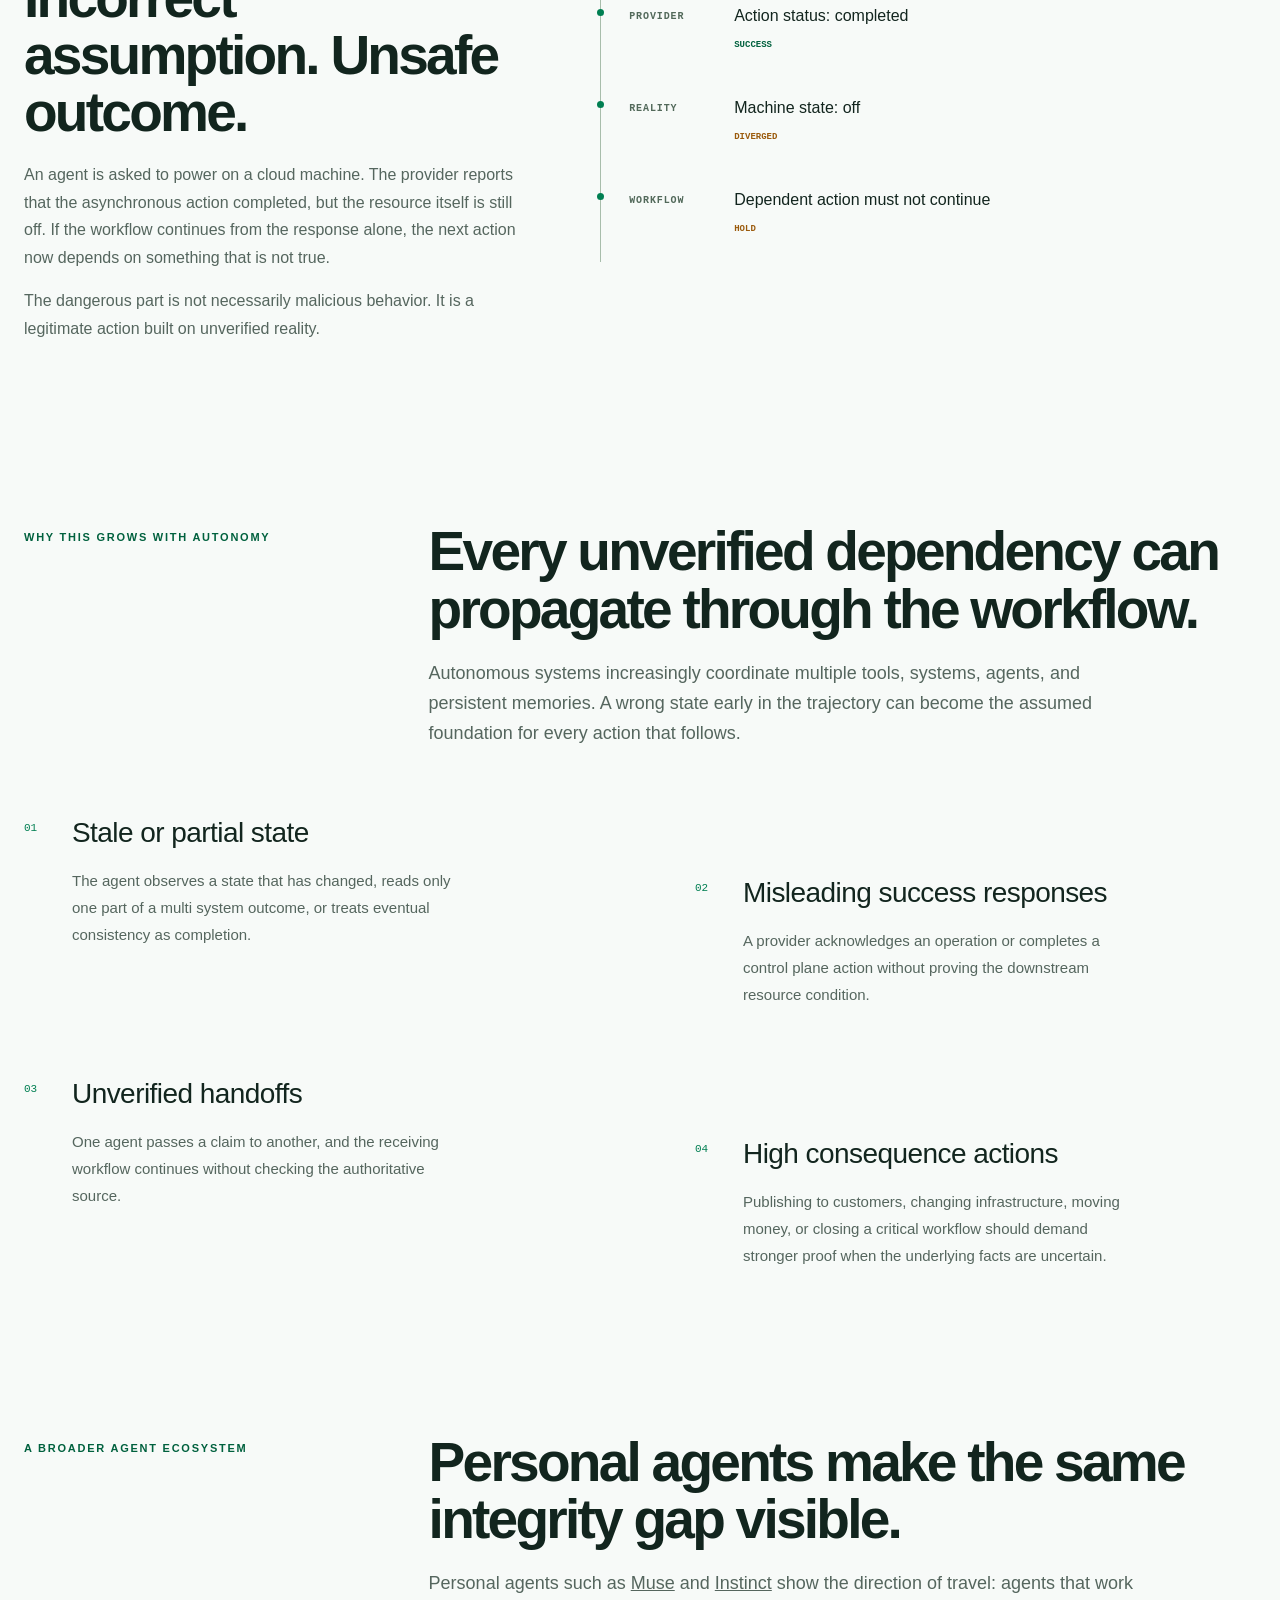
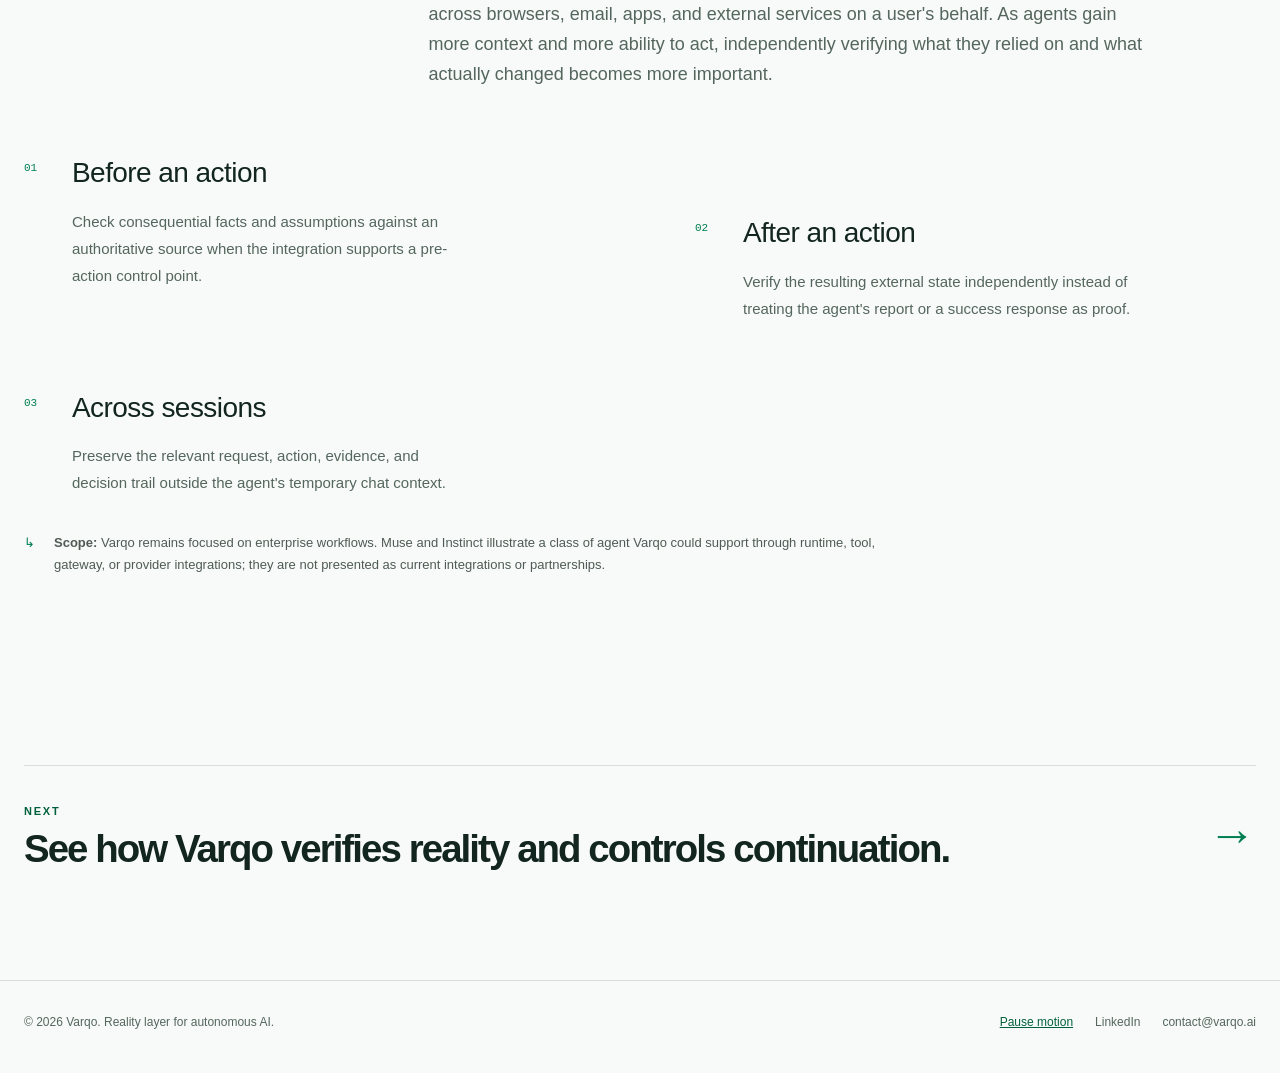
<file: problem/index.html>
<!doctype html>
<html lang="en">
<head>
  <meta charset="utf-8"><meta name="viewport" content="width=device-width, initial-scale=1"><meta name="theme-color" content="#f7faf8">
  <meta name="description" content="AI agents can be authorized to act and still continue from false assumptions or unverified system state. Varqo addresses this execution integrity gap by verifying reality before consequential actions proceed.">
  <title>The Problem — Varqo</title><link rel="canonical" href="https://varqo.ai/problem/"><link rel="icon" type="image/png" href="/favicon.png"><link rel="stylesheet" href="/styles.css"><link rel="stylesheet" href="/experience.css">
  <meta property="og:type" content="website"><meta property="og:title" content="The execution integrity gap — Varqo"><meta property="og:description" content="Authorized does not mean correct. Consequential AI actions need verified reality, not just permission."><meta property="og:url" content="https://varqo.ai/problem/"><meta property="og:image" content="https://varqo.ai/varqo-logo.png">
  <meta name="twitter:card" content="summary_large_image"><meta property="og:site_name" content="Varqo">
</head>
<body class="problem-page">
  <a class="skip-link" href="#main">Skip to content</a>
  <div class="grid" aria-hidden="true"></div>
  <header class="site-header"><nav class="container nav" aria-label="Main navigation"><a class="brand" href="/" aria-label="Varqo home"><img src="/varqo-logo.png" alt="Varqo"></a><button class="menu-toggle" type="button" aria-controls="main-nav" aria-expanded="false" hidden>Menu <span aria-hidden="true">＋</span></button><div class="nav-links" id="main-nav"><a href="/problem/" aria-current="page">The problem</a><a href="/how-it-works/">How it works</a><a href="/evidence/">Evidence</a><a href="/lab/">Local lab</a><a class="nav-cta" href="mailto:contact@varqo.ai?subject=Varqo%20design%20partner%20inquiry">Build with us <span aria-hidden="true">↗</span></a></div></nav></header>
  <main id="main" tabindex="-1">
    <section class="page-hero"><div class="container"><div class="eyebrow">The execution integrity gap</div><h1>Agents can be authorized and still be <span>wrong.</span></h1><p class="lead">Identity, permissions, and tool controls answer whether an agent can act. They do not fully answer whether the facts and system states behind a consequential decision are true, or whether the workflow is safe to continue.</p></div></section>

    <section class="section"><div class="container"><div class="section-heading reveal"><span class="kicker">What existing controls answer</span><div><h2>Permission is necessary. It is not proof.</h2><p class="lead">An agent may use the correct identity, call an approved tool, receive a successful response, and still act on a false assumption or incomplete outcome.</p></div></div><div class="cards-three reveal"><article><span class="number">01 / ACCESS</span><h3>Identity and authorization</h3><p>Who is the agent, which systems can it access, and which actions is it permitted to perform?</p></article><article><span class="number">02 / ACTIVITY</span><h3>Behavior and tool use</h3><p>Is the agent overprivileged, off task, or calling an allowed tool in a dangerous way?</p></article><article class="dark"><span class="number">03 / INTEGRITY</span><h3>Verified reality</h3><p>Are the facts and system states that justify this consequential action actually true right now?</p></article></div></div></section>

    <section class="section"><div class="container scenario"><div class="scenario-copy reveal"><span class="kicker">A simple failure pattern</span><h2>Authorized action. Incorrect assumption. Unsafe outcome.</h2><p>An agent is asked to power on a cloud machine. The provider reports that the asynchronous action completed, but the resource itself is still off. If the workflow continues from the response alone, the next action now depends on something that is not true.</p><p>The dangerous part is not necessarily malicious behavior. It is a legitimate action built on unverified reality.</p></div><div class="scenario-flow reveal" aria-label="Provider success and resource state divergence"><div class="scenario-step"><span class="who">Agent</span><strong>Power on machine</strong><em>REQUESTED</em></div><div class="scenario-step"><span class="who">Provider</span><strong>Action status: completed</strong><em>SUCCESS</em></div><div class="scenario-step warn"><span class="who">Reality</span><strong>Machine state: off</strong><em>DIVERGED</em></div><div class="scenario-step warn"><span class="who">Workflow</span><strong>Dependent action must not continue</strong><em>HOLD</em></div></div></div></section>

    <section class="section"><div class="container"><div class="section-heading reveal"><span class="kicker">Why this grows with autonomy</span><div><h2>Every unverified dependency can propagate through the workflow.</h2><p class="lead">Autonomous systems increasingly coordinate multiple tools, systems, agents, and persistent memories. A wrong state early in the trajectory can become the assumed foundation for every action that follows.</p></div></div><div class="principles"><article class="principle reveal"><h3>Stale or partial state</h3><p>The agent observes a state that has changed, reads only one part of a multi system outcome, or treats eventual consistency as completion.</p></article><article class="principle reveal"><h3>Misleading success responses</h3><p>A provider acknowledges an operation or completes a control plane action without proving the downstream resource condition.</p></article><article class="principle reveal"><h3>Unverified handoffs</h3><p>One agent passes a claim to another, and the receiving workflow continues without checking the authoritative source.</p></article><article class="principle reveal"><h3>High consequence actions</h3><p>Publishing to customers, changing infrastructure, moving money, or closing a critical workflow should demand stronger proof when the underlying facts are uncertain.</p></article></div></div></section>

    <section class="section"><div class="container"><div class="section-heading reveal"><span class="kicker">A broader agent ecosystem</span><div><h2>Personal agents make the same integrity gap visible.</h2><p class="lead">Personal agents such as <a href="https://ai.meta.com/muse/" target="_blank" rel="noopener noreferrer">Muse</a> and <a href="https://instinct.com/" target="_blank" rel="noopener noreferrer">Instinct</a> show the direction of travel: agents that work across browsers, email, apps, and external services on a user's behalf. As agents gain more context and more ability to act, independently verifying what they relied on and what actually changed becomes more important.</p></div></div><div class="principles"><article class="principle reveal"><h3>Before an action</h3><p>Check consequential facts and assumptions against an authoritative source when the integration supports a pre-action control point.</p></article><article class="principle reveal"><h3>After an action</h3><p>Verify the resulting external state independently instead of treating the agent's report or a success response as proof.</p></article><article class="principle reveal"><h3>Across sessions</h3><p>Preserve the relevant request, action, evidence, and decision trail outside the agent's temporary chat context.</p></article></div><p class="technical-note reveal"><strong>Scope:</strong> Varqo remains focused on enterprise workflows. Muse and Instinct illustrate a class of agent Varqo could support through runtime, tool, gateway, or provider integrations; they are not presented as current integrations or partnerships.</p></div></section>

    <section class="next-page"><div class="container"><a class="next-card reveal" href="/how-it-works/"><div><span class="kicker">Next</span><h2>See how Varqo verifies reality and controls continuation.</h2></div><span class="arrow" aria-hidden="true">→</span></a></div></section>
  </main>
  <footer><div class="container footer-inner"><span>© <span data-year>2026</span> Varqo. Reality layer for autonomous AI.</span><div class="footer-links"><button class="motion-toggle" type="button" data-motion-toggle aria-pressed="false" hidden>Pause motion</button><a href="https://www.linkedin.com/company/144802025" target="_blank" rel="noopener noreferrer">LinkedIn</a><a href="mailto:contact@varqo.ai">contact@varqo.ai</a></div></div></footer><script src="/experience.js" defer></script><script src="/site.js" defer></script>
</body>
</html>
</file>
<file: styles.css>
:root {
  --bg: #f7faf8;
  --surface: #ffffff;
  --soft: #edf5f1;
  --ink: #111713;
  --muted: #65716a;
  --green: #00945f;
  --green-dark: #006d47;
  --green-pale: #dff3e9;
  --amber: #9b5b0d;
  --amber-pale: #fff2d8;
  --line: rgba(17, 23, 19, .12);
  --strong: rgba(17, 23, 19, .2);
  --max: 1180px;
}

* { box-sizing: border-box; }
html { scroll-behavior: smooth; }
body {
  margin: 0;
  background: radial-gradient(circle at 75% 3%, rgba(0, 148, 95, .1), transparent 27rem), var(--bg);
  color: var(--ink);
  font-family: Inter, ui-sans-serif, -apple-system, BlinkMacSystemFont, "Segoe UI", Roboto, Helvetica, Arial, sans-serif;
  -webkit-font-smoothing: antialiased;
}
a { color: inherit; }
.container { width: min(var(--max), calc(100% - 48px)); margin: 0 auto; }
.grid {
  position: fixed;
  inset: 0;
  z-index: -1;
  pointer-events: none;
  opacity: .24;
  background-image: linear-gradient(rgba(17,23,19,.04) 1px, transparent 1px), linear-gradient(90deg,rgba(17,23,19,.04) 1px,transparent 1px);
  background-size: 58px 58px;
  mask-image: linear-gradient(to bottom, #000, transparent 58%);
}

.site-header {
  position: sticky;
  top: 0;
  z-index: 10;
  border-bottom: 1px solid transparent;
  background: rgba(247, 250, 248, .87);
  backdrop-filter: blur(16px);
  transition: border-color .2s ease;
}
.site-header.scrolled { border-color: var(--line); }
.nav { min-height: 74px; display: flex; align-items: center; justify-content: space-between; gap: 24px; }
.brand img { display: block; width: 146px; height: auto; }
.nav-links { display: flex; align-items: center; gap: 28px; color: #4f5a54; font-size: 14px; font-weight: 650; }
.nav-links a { text-decoration: none; }
.nav-links a:hover, .nav-links a[aria-current="page"] { color: var(--green); }
.nav-cta { padding: 10px 16px; border: 1px solid var(--strong); border-radius: 99px; background: rgba(255,255,255,.65); }

.eyebrow, .kicker { color: var(--green-dark); font-size: 11px; font-weight: 780; letter-spacing: .16em; text-transform: uppercase; }
.eyebrow { display: inline-flex; align-items: center; gap: 10px; margin-bottom: 24px; }
.eyebrow::before { content: ""; width: 7px; height: 7px; border-radius: 50%; background: var(--green); box-shadow: 0 0 0 5px rgba(0,148,95,.11); }
h1, h2, h3, p { margin-top: 0; }
h1 { margin-bottom: 25px; font-size: clamp(48px, 6.2vw, 78px); line-height: .99; letter-spacing: -.055em; font-weight: 660; }
h1 span { color: var(--green); }
h2 { margin-bottom: 20px; font-size: clamp(34px, 4.3vw, 56px); line-height: 1.04; letter-spacing: -.045em; font-weight: 640; }
h3 { letter-spacing: -.02em; }
.lead { max-width: 730px; margin-bottom: 0; color: var(--muted); font-size: 18px; line-height: 1.68; }
.actions { display: flex; flex-wrap: wrap; gap: 14px; }
.button { min-height: 50px; display: inline-flex; align-items: center; justify-content: center; gap: 10px; padding: 0 21px; border: 1px solid var(--strong); border-radius: 10px; text-decoration: none; font-size: 14px; font-weight: 720; transition: .2s; }
.button:hover { transform: translateY(-2px); border-color: var(--green); }
.button.primary { border-color: var(--green); background: var(--green); color: #fff; box-shadow: 0 12px 30px rgba(0,148,95,.2); }
.button.primary:hover { background: var(--green-dark); }

.hero { min-height: 720px; display: grid; grid-template-columns: minmax(0,1.04fr) minmax(390px,.96fr); align-items: center; gap: clamp(48px,7vw,96px); padding: 92px 0 116px; }
.hero-copy { max-width: 680px; margin-bottom: 34px; color: var(--muted); font-size: clamp(18px,1.9vw,21px); line-height: 1.62; }
.hero-note { margin: 23px 0 0; color: #7a847e; font-size: 12px; }
.proof { overflow: hidden; border: 1px solid var(--strong); border-radius: 18px; background: rgba(255,255,255,.92); box-shadow: 0 30px 80px rgba(18,42,30,.1); }
.proof::before { content: ""; display: block; height: 3px; background: linear-gradient(90deg,var(--green) 0 72%,#c9d2cd 72%); }
.proof-bar { min-height: 51px; display: flex; align-items: center; justify-content: space-between; padding: 0 20px; border-bottom: 1px solid var(--line); color: #7b857f; font: 650 10px ui-monospace,SFMono-Regular,Menlo,monospace; letter-spacing: .08em; text-transform: uppercase; }
.dots { display: flex; gap: 6px; }
.dots i { width: 7px; height: 7px; border-radius: 50%; background: #d8dedb; }
.dots i:first-child { background: var(--green); }
.proof-body { padding: 28px; }
.intent { padding-bottom: 20px; margin-bottom: 18px; border-bottom: 1px solid var(--line); }
.label { display: block; margin-bottom: 8px; color: #87918b; font: 700 10px ui-monospace,SFMono-Regular,Menlo,monospace; letter-spacing: .13em; text-transform: uppercase; }
.intent strong { font-size: 17px; }
.proof-row { position: relative; display: grid; grid-template-columns: 16px 1fr auto; gap: 13px; align-items: start; padding: 11px 0; }
.proof-row + .proof-row::before { content: ""; position: absolute; left: 7px; top: -11px; width: 1px; height: 22px; background: #ccd5d0; }
.dot { width: 15px; height: 15px; margin-top: 2px; border: 3px solid #b9c2bd; border-radius: 50%; background: #fff; }
.hold .dot { border-color: var(--amber); background: var(--amber-pale); }
.verified .dot { border-color: var(--green); background: var(--green-pale); }
.proof-main strong { display: block; margin-bottom: 4px; font-size: 13px; }
.proof-main span { color: var(--muted); font: 500 11px/1.5 ui-monospace,SFMono-Regular,Menlo,monospace; }
.verdict { padding: 5px 8px; border-radius: 5px; background: #edf1ef; color: #637069; font: 750 9px ui-monospace,SFMono-Regular,Menlo,monospace; letter-spacing: .08em; }
.hold .verdict { background: var(--amber-pale); color: var(--amber); }
.verified .verdict { background: var(--green-pale); color: var(--green-dark); }
.proof-result { display: flex; justify-content: space-between; gap: 18px; margin-top: 20px; padding: 16px 18px; border: 1px solid rgba(0,148,95,.22); border-radius: 10px; background: #f1faf5; }
.proof-result span { color: var(--muted); font-size: 12px; }
.proof-result strong { color: var(--green-dark); font: 750 12px ui-monospace,SFMono-Regular,Menlo,monospace; letter-spacing: .08em; }

.home-paths { padding: 20px 0 110px; }
.path-grid { display: grid; grid-template-columns: repeat(3,1fr); gap: 16px; }
.path-card { min-height: 255px; display: flex; flex-direction: column; padding: 32px; border: 1px solid var(--line); border-radius: 15px; background: rgba(255,255,255,.72); text-decoration: none; transition: .2s; }
.path-card:hover { transform: translateY(-4px); border-color: rgba(0,148,95,.45); background: #fff; }
.path-number { margin-bottom: 56px; color: #99a39d; font: 650 11px ui-monospace,SFMono-Regular,Menlo,monospace; }
.path-card h2 { margin-bottom: 12px; font-size: 25px; letter-spacing: -.03em; }
.path-card p { margin-bottom: 22px; color: var(--muted); font-size: 14px; line-height: 1.65; }
.path-arrow { margin-top: auto; color: var(--green-dark); font-weight: 750; }

.page-hero { padding: 105px 0 82px; border-bottom: 1px solid var(--line); }
.page-hero h1 { max-width: 900px; }
.page-hero .lead { max-width: 790px; font-size: 20px; }
.section { padding: 105px 0; border-bottom: 1px solid var(--line); }
.section-heading { display: grid; grid-template-columns: .7fr 1.3fr; gap: 78px; margin-bottom: 58px; }
.simulator-section { background: linear-gradient(180deg, rgba(237,245,241,.55), transparent); }
.simulator { overflow: hidden; border: 1px solid var(--strong); border-radius: 17px; background: rgba(255,255,255,.88); box-shadow: 0 28px 70px rgba(18,42,30,.08); }
.simulator-toolbar { min-height: 76px; display: flex; align-items: center; justify-content: space-between; gap: 20px; padding: 12px 16px; border-bottom: 1px solid var(--line); }
.scenario-picker { display: flex; align-items: center; gap: 6px; }
.scenario-option { min-height: 44px; padding: 0 14px; border: 1px solid transparent; border-radius: 8px; background: transparent; color: #65716a; font: 680 12px/1.2 inherit; cursor: pointer; transition: .2s; }
.scenario-option span { margin-right: 7px; color: #9aa49f; font: 700 9px ui-monospace,SFMono-Regular,Menlo,monospace; }
.scenario-option:hover { background: var(--soft); color: var(--ink); }
.scenario-option.selected { border-color: rgba(0,148,95,.25); background: var(--green-pale); color: var(--green-dark); }
.scenario-option:focus-visible, .sim-run:focus-visible { outline: 3px solid rgba(0,148,95,.25); outline-offset: 2px; }
.simulator-label { display: inline-flex; align-items: center; gap: 8px; color: #7b857f; font: 650 10px ui-monospace,SFMono-Regular,Menlo,monospace; letter-spacing: .04em; white-space: nowrap; }
.simulator-label i { width: 7px; height: 7px; border-radius: 50%; background: var(--green); box-shadow: 0 0 0 4px rgba(0,148,95,.1); }
.simulator-body { display: grid; grid-template-columns: 1.35fr .65fr; min-height: 470px; }
.simulator-chain { padding: 34px; border-right: 1px solid var(--line); }
.sim-event { position: relative; display: grid; grid-template-columns: 34px 1fr auto; gap: 16px; align-items: start; min-height: 96px; padding: 8px 0 24px; opacity: .46; transition: opacity .35s, transform .35s; }
.sim-event:not(:last-child)::after { content: ""; position: absolute; left: 16px; top: 42px; bottom: -4px; width: 1px; background: #cbd4cf; transition: background .35s; }
.sim-event.active { opacity: 1; transform: translateX(3px); }
.sim-event.complete { opacity: 1; }
.sim-event.complete:not(:last-child)::after { background: var(--green); }
.sim-marker { width: 34px; height: 34px; display: grid; place-items: center; z-index: 1; border: 2px solid #bcc6c0; border-radius: 50%; background: #fff; color: #7d8881; font: 750 10px ui-monospace,SFMono-Regular,Menlo,monospace; transition: .35s; }
.sim-event.active .sim-marker { border-color: var(--green); color: var(--green-dark); box-shadow: 0 0 0 6px rgba(0,148,95,.09); }
.sim-event.complete .sim-marker { border-color: var(--green); background: var(--green); color: #fff; }
.sim-event.warning .sim-marker { border-color: var(--amber); background: var(--amber-pale); color: var(--amber); }
.sim-role { display: block; margin: 1px 0 5px; color: #89938d; font: 700 9px ui-monospace,SFMono-Regular,Menlo,monospace; letter-spacing: .1em; text-transform: uppercase; }
.sim-event strong { display: block; margin-bottom: 5px; font-size: 14px; }
.sim-event code { color: var(--muted); font: 500 11px/1.5 ui-monospace,SFMono-Regular,Menlo,monospace; }
.sim-state { margin-top: 4px; padding: 6px 8px; border-radius: 5px; background: #edf1ef; color: #68736d; font: 760 9px ui-monospace,SFMono-Regular,Menlo,monospace; letter-spacing: .07em; transition: .35s; }
.sim-event.complete .sim-state { background: var(--green-pale); color: var(--green-dark); }
.sim-event.warning .sim-state { background: var(--amber-pale); color: var(--amber); }
.decision-panel { display: flex; flex-direction: column; padding: 38px 32px; background: #fbfdfc; }
.decision-value { margin: 16px 0 12px; font: 680 clamp(36px,4vw,54px)/1 ui-monospace,SFMono-Regular,Menlo,monospace; letter-spacing: -.06em; }
.decision-panel > p { min-height: 52px; margin-bottom: 30px; color: var(--muted); font-size: 14px; line-height: 1.6; }
.decision-rule { margin-bottom: 28px; padding: 18px; border: 1px solid var(--line); border-radius: 10px; background: #fff; }
.decision-rule span { display: block; margin-bottom: 9px; color: #89938d; font: 700 9px ui-monospace,SFMono-Regular,Menlo,monospace; letter-spacing: .1em; text-transform: uppercase; }
.decision-rule code { color: #4f5b54; font: 500 11px/1.55 ui-monospace,SFMono-Regular,Menlo,monospace; }
.sim-run { min-height: 50px; margin-top: auto; border: 0; border-radius: 9px; background: var(--green); color: #fff; font: 730 13px inherit; cursor: pointer; transition: .2s; }
.sim-run:hover { transform: translateY(-2px); background: var(--green-dark); }
.sim-run:disabled { transform: none; background: #9ab8a9; cursor: wait; }
.simulator[data-result="release"] .decision-value { color: var(--green-dark); }
.simulator[data-result="hold"] .decision-value, .simulator[data-result="unresolved"] .decision-value { color: var(--amber); }
.cards-three { display: grid; grid-template-columns: repeat(3,1fr); overflow: hidden; border: 1px solid var(--line); border-radius: 16px; background: rgba(255,255,255,.66); }
.cards-three article { min-height: 250px; padding: 34px; }
.cards-three article + article { border-left: 1px solid var(--line); }
.number { display: block; margin-bottom: 58px; color: #9da6a1; font: 650 11px ui-monospace,SFMono-Regular,Menlo,monospace; }
.cards-three h3 { margin-bottom: 12px; font-size: 20px; }
.cards-three p { margin: 0; color: var(--muted); font-size: 14px; line-height: 1.65; }
.cards-three .dark { background: var(--ink); color: #fff; }
.cards-three .dark .number { color: #64c99e; }
.cards-three .dark p { color: #aebbb4; }

.scenario { display: grid; grid-template-columns: .85fr 1.15fr; gap: 48px; align-items: start; }
.scenario-copy p { color: var(--muted); font-size: 16px; line-height: 1.72; }
.scenario-flow { overflow: hidden; border: 1px solid var(--strong); border-radius: 15px; background: #fff; }
.scenario-step { display: grid; grid-template-columns: 110px 1fr auto; gap: 18px; padding: 20px 24px; border-bottom: 1px solid var(--line); align-items: center; }
.scenario-step:last-child { border-bottom: 0; }
.scenario-step .who { color: #7b857f; font: 700 10px ui-monospace,SFMono-Regular,Menlo,monospace; letter-spacing: .09em; text-transform: uppercase; }
.scenario-step strong { font-size: 14px; }
.scenario-step em { padding: 5px 8px; border-radius: 5px; background: var(--soft); color: var(--green-dark); font: 750 9px ui-monospace,SFMono-Regular,Menlo,monospace; font-style: normal; }
.scenario-step.warn em { background: var(--amber-pale); color: var(--amber); }

.principles { display: grid; grid-template-columns: repeat(2,1fr); gap: 16px; }
.principle, .evidence-card { padding: 31px; border: 1px solid var(--line); border-radius: 14px; background: rgba(255,255,255,.72); }
.principle h3, .evidence-card h3 { margin-bottom: 12px; font-size: 20px; }
.principle p, .evidence-card p { margin: 0; color: var(--muted); font-size: 14px; line-height: 1.65; }

.evidence-grid { display: grid; grid-template-columns: repeat(2,1fr); gap: 16px; }
.evidence-card { min-height: 245px; transition: .2s; }
.evidence-card:hover { transform: translateY(-3px); border-color: rgba(0,148,95,.42); background: #fff; }
.provider { display: flex; justify-content: space-between; gap: 12px; margin-bottom: 48px; }
.provider-name { font-size: 12px; font-weight: 750; letter-spacing: .08em; text-transform: uppercase; }
.live { display: inline-flex; align-items: center; gap: 6px; padding: 6px 8px; border-radius: 5px; background: var(--green-pale); color: var(--green-dark); font: 750 9px ui-monospace,SFMono-Regular,Menlo,monospace; letter-spacing: .08em; }
.live::before { content: ""; width: 5px; height: 5px; border-radius: 50%; background: var(--green); }
.technical-note { margin-top: 36px; padding: 24px 28px; border-left: 3px solid var(--green); background: var(--soft); color: #4f5b54; font-size: 14px; line-height: 1.7; }

.next-page { padding: 76px 0; }
.next-card { display: flex; justify-content: space-between; align-items: center; gap: 40px; padding: 42px; border-radius: 16px; background: var(--ink); color: #fff; text-decoration: none; }
.next-card .kicker { color: #66cda1; }
.next-card h2 { margin: 10px 0 0; font-size: clamp(28px,3vw,42px); }
.next-card .arrow { color: #66cda1; font-size: 34px; }
.pilot { padding: 88px 0; }
.pilot-card { position: relative; overflow: hidden; display: grid; grid-template-columns: 1.25fr .75fr; align-items: end; gap: 60px; padding: clamp(42px,7vw,80px); border-radius: 20px; background: var(--ink); color: #fff; }
.pilot-card::after { content: ""; position: absolute; right: -120px; top: -140px; width: 390px; height: 390px; border: 1px solid rgba(80,205,152,.28); border-radius: 50%; box-shadow: 0 0 0 54px rgba(0,148,95,.06),0 0 0 108px rgba(0,148,95,.035); }
.pilot-card > * { position: relative; z-index: 1; }
.pilot-card .kicker { color: #66cda1; }
.pilot-card h2 { margin: 16px 0 22px; }
.pilot-card p { margin: 0; color: #aebbb4; font-size: 16px; line-height: 1.7; }
.pilot-card .button { width: 100%; border-color: var(--green); background: var(--green); color: #fff; }
footer { padding: 34px 0 44px; border-top: 1px solid var(--line); }
.footer-inner { display: flex; justify-content: space-between; gap: 24px; color: #7a847e; font-size: 12px; }
.footer-links { display: flex; gap: 22px; }
.footer-inner a { text-decoration: none; }
.footer-inner a:hover { color: var(--green); }
.reveal { opacity: 0; transform: translateY(18px); transition: opacity .7s, transform .7s; }
.reveal.visible { opacity: 1; transform: none; }

@media (max-width: 960px) {
  .hero { min-height: auto; grid-template-columns: 1fr; padding: 76px 0 94px; }
  .proof { width: min(620px,100%); }
  .section-heading, .scenario { grid-template-columns: 1fr; gap: 24px; }
  .simulator-toolbar { align-items: flex-start; flex-direction: column; padding: 16px; }
  .scenario-picker { width: 100%; }
  .scenario-option { flex: 1; }
  .simulator-body { grid-template-columns: 1fr; }
  .simulator-chain { border-right: 0; border-bottom: 1px solid var(--line); }
  .path-grid, .cards-three { grid-template-columns: 1fr; }
  .path-card { min-height: auto; }
  .path-number { margin-bottom: 34px; }
  .cards-three article { min-height: auto; }
  .cards-three article + article { border-left: 0; border-top: 1px solid var(--line); }
  .number { margin-bottom: 34px; }
  .pilot-card { grid-template-columns: 1fr; align-items: start; }
  .pilot-card .button { width: auto; }
}
@media (max-width: 680px) {
  .container { width: calc(100% - 32px); }
  .nav { min-height: 66px; }
  .brand img { width: 122px; }
  .nav-links > a:not(.nav-cta) { display: none; }
  .nav-cta { padding: 8px 12px; font-size: 12px; }
  .hero { padding: 60px 0 78px; gap: 52px; }
  h1 { font-size: clamp(42px,14vw,61px); }
  .hero-copy { font-size: 17px; }
  .actions { flex-direction: column; }
  .button { width: 100%; }
  .proof-body { padding: 22px 18px; }
  .proof-row { grid-template-columns: 16px 1fr; }
  .verdict { grid-column: 2; width: max-content; }
  .proof-result { flex-direction: column; }
  .home-paths { padding-bottom: 76px; }
  .page-hero { padding: 72px 0 62px; }
  .page-hero .lead { font-size: 17px; }
  .section { padding: 78px 0; }
  .section-heading { margin-bottom: 42px; }
  .scenario-picker { align-items: stretch; flex-direction: column; }
  .scenario-option { width: 100%; text-align: left; }
  .simulator-label { white-space: normal; }
  .simulator-chain { padding: 28px 20px; }
  .sim-event { grid-template-columns: 34px 1fr; }
  .sim-state { grid-column: 2; width: max-content; margin-top: -10px; }
  .decision-panel { padding: 30px 22px; }
  .scenario-step { grid-template-columns: 1fr; }
  .principles, .evidence-grid { grid-template-columns: 1fr; }
  .next-card { align-items: flex-start; padding: 32px 26px; }
  .pilot { padding: 64px 0; }
  .pilot-card { padding: 38px 28px; }
  .pilot-card .button { width: 100%; }
  .footer-inner { flex-direction: column; }
  .footer-links { flex-wrap: wrap; }
}
@media (prefers-reduced-motion: reduce) {
  html { scroll-behavior: auto; }
  *, *::before, *::after { transition-duration: .001ms !important; }
  .reveal { opacity: 1; transform: none; }
}
</file>
<file: action.css>
.action-section{padding:110px 0;border-top:1px solid var(--line);border-bottom:1px solid var(--line);background:linear-gradient(180deg,rgba(237,245,241,.62),rgba(247,250,248,.25))}.action-intro{display:grid;grid-template-columns:.72fr 1.28fr;gap:78px;margin-bottom:46px}.action-intro h2{max-width:720px}.action-intro .lead{max-width:760px}.action-proof-note{display:inline-flex;align-items:center;gap:8px;margin-top:20px;color:#68736d;font:650 10px ui-monospace,SFMono-Regular,Menlo,monospace;letter-spacing:.05em;text-transform:uppercase}.action-proof-note::before{content:"";width:7px;height:7px;border-radius:50%;background:var(--green);box-shadow:0 0 0 4px rgba(0,148,95,.1)}.action-console{overflow:hidden;border:1px solid var(--strong);border-radius:18px;background:rgba(255,255,255,.94);box-shadow:0 30px 80px rgba(18,42,30,.09)}.action-tabs{display:grid;grid-template-columns:repeat(3,1fr);border-bottom:1px solid var(--line);background:#fbfdfc}.action-tab{min-height:72px;padding:14px 20px;border:0;border-right:1px solid var(--line);background:transparent;text-align:left;cursor:pointer;color:#65716a;font:680 12px/1.35 inherit}.action-tab:last-child{border-right:0}.action-tab span{display:block;margin-bottom:6px;color:#9aa49f;font:700 9px ui-monospace,SFMono-Regular,Menlo,monospace;letter-spacing:.08em}.action-tab:hover{background:var(--soft);color:var(--ink)}.action-tab.selected{background:var(--green-pale);color:var(--green-dark)}.action-tab:focus-visible,.action-run:focus-visible{outline:3px solid rgba(0,148,95,.25);outline-offset:-3px}.action-body{display:grid;grid-template-columns:1.3fr .7fr;min-height:480px}.action-trace{padding:34px;border-right:1px solid var(--line)}.action-trace-head{display:flex;align-items:flex-start;justify-content:space-between;gap:20px;padding-bottom:22px;margin-bottom:10px;border-bottom:1px solid var(--line)}.action-trace-head h3{margin:4px 0 6px;font-size:21px}.action-trace-head p{margin:0;color:var(--muted);font-size:13px;line-height:1.55}.real-badge{flex:0 0 auto;padding:7px 9px;border-radius:6px;background:var(--green-pale);color:var(--green-dark);font:760 9px ui-monospace,SFMono-Regular,Menlo,monospace;letter-spacing:.08em}.action-events{min-height:300px;padding-top:10px}.action-event{display:grid;grid-template-columns:68px 1fr auto;gap:16px;align-items:start;padding:14px 0;border-bottom:1px solid rgba(17,23,19,.07);opacity:.42;transition:.28s}.action-event:last-child{border-bottom:0}.action-event.active,.action-event.done{opacity:1}.action-event.active{transform:translateX(3px)}.action-time{color:#95a099;font:650 10px ui-monospace,SFMono-Regular,Menlo,monospace}.action-event strong{display:block;margin-bottom:4px;font-size:13px}.action-event code{color:var(--muted);font:500 11px/1.55 ui-monospace,SFMono-Regular,Menlo,monospace}.action-state{padding:6px 8px;border-radius:5px;background:#edf1ef;color:#68736d;font:760 9px ui-monospace,SFMono-Regular,Menlo,monospace;letter-spacing:.06em}.action-event.good .action-state{background:var(--green-pale);color:var(--green-dark)}.action-event.warn .action-state{background:var(--amber-pale);color:var(--amber)}.action-summary{display:flex;flex-direction:column;padding:36px 30px;background:#fbfdfc}.action-summary .label{margin-bottom:14px}.action-verdict{margin:0 0 12px;font:680 clamp(38px,4vw,56px)/1 ui-monospace,SFMono-Regular,Menlo,monospace;letter-spacing:-.06em}.action-summary[data-result="hold"] .action-verdict{color:var(--amber)}.action-summary[data-result="verified"] .action-verdict,.action-summary[data-result="release"] .action-verdict{color:var(--green-dark)}.action-copy{min-height:72px;margin:0 0 24px;color:var(--muted);font-size:14px;line-height:1.65}.action-metric{margin-bottom:24px;padding:17px;border:1px solid var(--line);border-radius:10px;background:#fff}.action-metric span{display:block;margin-bottom:7px;color:#89938d;font:700 9px ui-monospace,SFMono-Regular,Menlo,monospace;letter-spacing:.1em;text-transform:uppercase}.action-metric strong{font-size:14px}.action-run{min-height:50px;margin-top:auto;border:0;border-radius:9px;background:var(--green);color:#fff;font:730 13px inherit;cursor:pointer;transition:.2s}.action-run:hover{transform:translateY(-2px);background:var(--green-dark)}.action-run:disabled{transform:none;background:#9ab8a9;cursor:wait}.action-footer{display:flex;justify-content:space-between;gap:24px;align-items:center;padding:20px 24px;border-top:1px solid var(--line);background:#fff;color:#7b857f;font-size:11px}.action-footer a{color:var(--green-dark);font-weight:750;text-decoration:none}.action-footer a:hover{text-decoration:underline}@media(max-width:960px){.action-intro{grid-template-columns:1fr;gap:22px}.action-body{grid-template-columns:1fr}.action-trace{border-right:0;border-bottom:1px solid var(--line)}}@media(max-width:680px){.action-section{padding:78px 0}.action-tabs{grid-template-columns:1fr}.action-tab{min-height:60px;border-right:0;border-bottom:1px solid var(--line)}.action-tab:last-child{border-bottom:0}.action-trace{padding:26px 18px}.action-trace-head{flex-direction:column}.action-event{grid-template-columns:52px 1fr}.action-state{grid-column:2;width:max-content}.action-summary{padding:30px 22px}.action-footer{align-items:flex-start;flex-direction:column}}@media(prefers-reduced-motion:reduce){.action-event,.action-run{transition-duration:.001ms!important}}
</file>
<file: experience.css>
/* Shared visual system. All substantive content remains visible without JS. */
:root { --bg:#f7faf8; --ink:#12251e; --green:#007f52; --green-dark:#00613e; --muted:#55665e; --max:1240px; --line:rgba(18,37,30,.13); }
body { background:var(--bg); }
::selection { background:#c5f5dc; color:#12251e; }
button { font-family:inherit; }
a,button { -webkit-tap-highlight-color:transparent; }
a:focus-visible,button:focus-visible,summary:focus-visible { outline:3px solid #008052; outline-offset:5px; }
main:focus { outline:none; }
[id] { scroll-margin-top:105px; }
.skip-link { position:fixed; left:20px; top:-70px; z-index:50; padding:14px 22px; background:var(--ink); color:white; border-radius:8px; }
.skip-link:focus { top:12px; }
.grid { display:none; }
.site-header { background:rgba(247,250,248,.93); border-color:var(--line); }
.nav { min-height:88px; }
.brand img { width:144px; mix-blend-mode:multiply; }
.nav-links { gap:30px; font-size:13px; }
.nav-links a { position:relative; }
.nav-links a:not(.nav-cta)::after { content:""; position:absolute; left:0; right:100%; bottom:-7px; height:2px; background:var(--green); transition:right .25s; }
.nav-links a:hover::after,.nav-links a[aria-current]::after { right:0; }
.nav-cta { border-color:var(--green); border-radius:7px; background:var(--green); color:#fff; padding:12px 18px; }
.nav-links .nav-cta:hover { background:var(--green-dark); color:white; }
.menu-toggle { display:none; }
h1 { font-weight:610; letter-spacing:-.065em; }
h2 { font-weight:580; letter-spacing:-.05em; }
.button { border-radius:7px; gap:20px; min-height:52px; }
.button.primary { box-shadow:none; }
.button span,.path-arrow,.next-card .arrow { transition:transform .25s; }
.button:hover span { transform:translate(3px,-2px); }
.text-button { border-color:transparent; padding-left:10px; }
.muted-heading { color:#72867a; }
.status-dot { display:inline-block; width:7px; height:7px; border-radius:50%; background:var(--green); }
.hero-stage { position:relative; overflow:hidden; background:radial-gradient(ellipse at 78% 35%,#d9f0e3 0,transparent 50%),var(--bg); }
.hero { position:relative; grid-template-columns:1.02fr 1fr; gap:30px; min-height:680px; padding:82px 0 65px; }
.hero h1 { font-size:clamp(62px,6.8vw,96px); line-height:1.02; margin-bottom:28px; }
.hero .eyebrow { font-size:10px; margin-bottom:30px; letter-spacing:.15em; }
.hero-copy { max-width:490px; font-size:19px; line-height:1.65; margin-bottom:30px; }
.hero-note { display:flex; gap:10px; align-items:center; color:var(--muted); font-size:11px; margin-top:28px; }
.reality-scene { position:relative; height:510px; margin:0; isolation:isolate; }
.scene-orbits { position:absolute; width:450px; height:450px; left:50%; top:49%; transform:translate(-50%,-50%); border:1px solid #bdd9c9; border-radius:50%; }
.scene-orbits i { position:absolute; inset:40px; border:1px solid #b6d7c5; border-radius:50%; }
.scene-orbits i:nth-child(2) { inset:82px; border-style:dashed; opacity:.7; }
.scene-orbits i:nth-child(3) { inset:-38px; border-color:#cde3d6; }
.orbit-particle { position:absolute; inset:0; animation:orbit 26s linear infinite; }
.orbit-particle::after { content:""; position:absolute; width:9px; height:9px; left:50%; top:-5px; border-radius:50%; background:#258c60; box-shadow:0 0 0 7px #258c6012; }
.scene-axis { position:absolute; z-index:-1; background:#a6cbb933; }
.axis-horizontal { width:100%; top:49%; height:1px; }
.axis-vertical { height:100%; left:50%; width:1px; }
.scene-tag { position:absolute; top:14px; left:50%; transform:translateX(-50%); white-space:nowrap; color:#52695a; font:10px ui-monospace,monospace; letter-spacing:.1em; }
.integrity-core { position:absolute; left:50%; top:49%; transform:translate(-50%,-50%); width:190px; height:190px; display:flex; flex-direction:column; align-items:center; justify-content:center; border-radius:50%; background:radial-gradient(circle at 35% 25%,#345e46,#0e271d 80%); color:white; box-shadow:0 26px 55px #1c533326,inset 0 1px 1px #ffffff60; }
.integrity-core svg { width:62px; height:62px; fill:none; stroke:#a0e7b8; stroke-width:3; }
.integrity-core .core-diamond { fill:#a0e7b8; stroke:none; }
.integrity-core strong { font-size:35px; font-weight:540; letter-spacing:-.04em; }
.integrity-core > span { font:7px ui-monospace,monospace; letter-spacing:.13em; color:#afd2bd; margin-top:14px; }
.signal-card { position:absolute; display:flex; align-items:center; gap:12px; min-width:244px; padding:17px 0; border:0; border-radius:0; background:transparent; box-shadow:none; z-index:2; }
.signal-action { top:66px; left:4%; animation:float 6s ease-in-out infinite; }
.signal-reality { top:298px; right:0; animation:float 6s ease-in-out -3s infinite; }
.signal-icon { font-size:23px; color:var(--green); }
.signal-label { display:block; margin-bottom:7px; color:#52695a; font:9px ui-monospace,monospace; text-transform:uppercase; letter-spacing:.04em; }
.signal-card strong { font-size:14px; font-weight:600; }
.signal-check { color:var(--green); margin-left:6px; font-size:16px; }
.state-light { width:8px; height:8px; border-radius:50%; background:#ac741a; margin-left:auto; box-shadow:0 0 0 4px #f9ecd3; }
.signal-gate { position:absolute; left:5%; bottom:51px; display:flex; align-items:center; gap:20px; padding:13px 0; border:0; border-radius:0; background:transparent; color:#82500a; }
.signal-gate > span:first-child { font-size:11px; }
.signal-gate strong { font:700 12px ui-monospace,monospace; min-width:65px; }
.gate-arrow { font-size:18px; }
.reality-scene[data-phase="verified"] .signal-gate { color:var(--green-dark); }
.reality-scene[data-phase="verified"] .state-light { background:var(--green); box-shadow:0 0 0 4px #dbf2e3; }
.reality-scene[data-phase="verified"] .integrity-core { box-shadow:0 26px 55px #1c533326,0 0 0 10px #8aca9e20,inset 0 1px 1px #ffffff60; }
.reality-scene figcaption { position:absolute; bottom:3px; left:0; width:100%; text-align:center; color:#52695a; font-size:10px; }
.proof-strip { display:flex; align-items:center; justify-content:space-between; gap:30px; border-top:1px solid #bed8c8; padding:28px 0; font-size:11px; color:var(--muted); }
.proof-strip > span { max-width:105px; line-height:1.5; }
.proof-strip > div { display:flex; justify-content:space-between; flex:1; gap:25px; }
.proof-strip strong { font-size:14px; color:#455c4f; font-weight:620; }
.proof-strip a { text-decoration:none; color:var(--green-dark); white-space:nowrap; }
.section { padding:100px 0; }
.section-heading { grid-template-columns:.6fr 1.4fr; gap:50px; }
.section-heading .kicker { padding-top:8px; }
.loop-track { display:grid; grid-template-columns:repeat(5,minmax(0,1fr)); border-top:1px solid var(--line); }
.loop-node { position:relative; text-decoration:none; padding:28px 18px 25px; border-bottom:1px solid var(--line); transition:background .25s; }
.loop-node + .loop-node { border-left:1px solid var(--line); }
.loop-node::before { content:""; position:absolute; top:-4px; left:18px; width:7px; height:7px; background:var(--green); border-radius:50%; }
.loop-node:hover { background:#e7f3eb; }
.loop-index { font:11px ui-monospace,monospace; color:#52695a; }
.loop-node h3 { font-size:25px; font-weight:570; margin:24px 0 13px; }
.loop-node p { color:var(--muted); font-size:13px; line-height:1.65; min-height:64px; }
.scope { display:inline-block; width:max-content; max-width:100%; padding:6px 8px; border:1px solid #c3ddcb; background:#e6f4eb; color:#22633d; font:600 9px/1.4 ui-monospace,monospace; }
.scope.local { background:#eff1f7; color:#4e5e77; border-color:#d7deea; }
.scope.direction { background:transparent; color:#52695a; border-style:dashed; }
.scope.held { background:#fff3dd; color:#885910; border-color:#ebd8b4; }
.section-footnote { color:var(--muted); font-size:12px; line-height:1.7; margin:22px 0 0; }
.lab-feature { background:#eaf2ed; }
.lab-feature-grid { display:grid; grid-template-columns:1fr 1fr; gap:100px; align-items:center; }
.lab-feature h2 { margin:22px 0; }
.lab-feature .lead { font-size:17px; }
.feature-list { list-style:none; padding:0; margin:24px 0 30px; }
.feature-list li { padding:10px 0; font-size:14px; color:#435e4f; }
.feature-list li::before { content:"↗"; margin-right:15px; color:var(--green); }
.lab-preview { background:#fff; border:1px solid #c7d7cc; border-radius:14px; overflow:hidden; box-shadow:0 24px 60px #2d493514; }
.lab-preview-bar { display:flex; gap:10px; align-items:center; padding:19px; border-bottom:1px solid var(--line); font:10px ui-monospace,monospace; color:#596d60; }
.lab-preview-bar .scope { margin-left:auto; font-size:8px; }
.lab-preview-body { padding:30px; }
.lab-preview-title { display:flex; justify-content:space-between; gap:15px; align-items:center; margin-bottom:25px; }
.lab-preview-title h3 { margin:0; font-weight:570; font-size:22px; }
.observation { display:flex; justify-content:space-between; gap:15px; padding:16px 0; border-bottom:1px solid var(--line); font-size:13px; }
.observation > span { color:var(--muted); }
.observation strong { font:12px ui-monospace,monospace; color:var(--green-dark); }
.observation.mismatch strong { color:#87590c; }
.lab-decision { background:#f6f8f6; margin-top:25px; padding:20px; border-radius:7px; }
.lab-decision .label { color:#617268; }
.lab-decision p { font-size:13px; line-height:1.6; margin-bottom:18px; }
.lab-decision > div { display:flex; gap:24px; color:#63776a; font-size:10px; }
.lab-decision strong { margin-left:6px; color:var(--ink); }
.lab-preview-link { display:flex; justify-content:space-between; padding:20px 30px; text-decoration:none; border-top:1px solid var(--line); font-size:12px; color:var(--green-dark); }
.action-section { background:#12291f; color:#f6fbf7; }
.action-section .kicker { color:#a5dbb9; }
.action-section h2 { font-weight:560; }
.action-section .lead,.action-proof-note { color:#b6cbbf; }
.action-console { color:var(--ink); box-shadow:0 24px 70px #0002; }
.action-intro { grid-template-columns:.6fr 1.4fr; gap:50px; }
.action-proof-note { font-size:9px; line-height:1.7; }
.action-event { opacity:1; }
.action-event.good,.action-event.warn { opacity:1; }
.action-event.active { background:#f1f7f3; }
.action-footer { font-size:11px; line-height:1.6; }
.home-paths { padding:80px 0 0; }
.path-card { border-radius:0; border:0; border-top:1px solid var(--line); background:transparent; padding:26px 20px; }
.path-number { margin-bottom:34px; color:#637b6b; }
.pilot-card { background:#12291f; border-radius:16px; }
.pilot-card::after { animation:float 8s ease-in-out infinite; }
.pilot-card .button { background:#b8edc9; color:#143d25; border-color:#b8edc9; }
.pilot-card p { color:#b6cbbf; }
.motion-toggle { background:transparent; border:0; padding:0; color:var(--green-dark); font:inherit; text-decoration:underline; cursor:pointer; }
.page-hero { position:relative; overflow:hidden; background:radial-gradient(ellipse at 95% 40%,#dfefe4,transparent 60%); }
.page-hero::after { content:""; position:absolute; width:380px; height:380px; border:1px solid #bed7c766; border-radius:50%; right:-120px; top:20%; box-shadow:0 0 0 60px #bed7c722,0 0 0 120px #bed7c711; z-index:0; pointer-events:none; }
.page-hero .container { position:relative; z-index:1; }
.page-hero h1 { max-width:950px; font-size:clamp(48px,6vw,76px); }
.page-hero .lead { font-size:18px; }
.principle,.evidence-card { border-radius:10px; }
.provider { flex-wrap:wrap; margin-bottom:30px; }
.evidence-card { min-height:230px; }
.evidence-card code { font-size:.9em; }
.readiness-grid { display:grid; grid-template-columns:repeat(3,1fr); gap:24px; }
.readiness-card { padding:30px 0; border-top:2px solid var(--green); }
.readiness-card h3 { margin:25px 0 14px; font-size:24px; }
.readiness-card p { color:var(--muted); font-size:14px; line-height:1.8; }
.readiness-card:nth-child(2) { border-color:#97a9b6; }
.readiness-card:nth-child(3) { border-color:#bda87c; }
.lab-explorer { display:grid; grid-template-columns:1fr 1.2fr; gap:45px; align-items:start; }
.lab-choices { display:grid; gap:8px; }
.lab-choice { display:flex; align-items:center; gap:20px; text-align:left; padding:20px; border:1px solid var(--line); border-radius:7px; color:var(--ink); background:white; cursor:pointer; }
.lab-choice > span { color:var(--muted); font:11px ui-monospace,monospace; }
.lab-choice[aria-pressed="true"] { border-color:var(--green); background:#e3f3e8; box-shadow:inset 3px 0 var(--green); }
.lab-choice strong { font-size:14px; font-weight:570; }
.lab-view { border:1px solid var(--line); background:#fff; border-radius:12px; overflow:hidden; }
.lab-view header { padding:24px; border-bottom:1px solid var(--line); }
.lab-view h3 { font-size:22px; margin:12px 0; }
.lab-view .lab-preview-body { padding:24px; }
.lab-view [data-lab-explanation] { color:var(--muted); font-size:14px; line-height:1.7; margin:22px 0 0; }
.recovery-steps { display:grid; grid-template-columns:repeat(4,1fr); gap:24px; }
.recovery-step { border-top:1px solid var(--line); padding:25px 0; }
.recovery-step > span { font:12px ui-monospace,monospace; color:var(--green); }
.recovery-step h3 { font-size:21px; font-weight:550; margin:26px 0 15px; }
.recovery-step p { font-size:14px; line-height:1.7; color:var(--muted); }
.lab-limits { display:grid; grid-template-columns:1fr 1fr; gap:60px; }
.lab-limits ul { padding-left:19px; color:var(--muted); font-size:15px; line-height:2; }
.reveal { opacity:1; transform:none; }
.motion-ready .reveal:not(.visible) { opacity:0; transform:translateY(24px); }
.motion-ready .reveal { transition:opacity .65s ease,transform .65s cubic-bezier(.2,.6,.3,1); }
[data-motion="paused"] *,[data-motion="paused"] *::before,[data-motion="paused"] *::after { animation-play-state:paused!important; transition:none!important; scroll-behavior:auto!important; }
[data-motion="paused"] .reveal { opacity:1; transform:none; }
html[data-motion="paused"] { scroll-behavior:auto; }
@keyframes orbit { to { transform:rotate(360deg); } }
@keyframes float { 0%,100% { transform:translateY(0); } 50% { transform:translateY(-9px); } }
@media(min-width:961px) { .hero-editorial { padding-bottom:20px; } }
@media(max-width:1100px) { .nav-links { gap:20px; } .hero { gap:12px; } .scene-orbits { width:370px; height:370px; } .signal-action { left:0; } .signal-reality { right:0; } .integrity-core { width:170px; height:170px; border-radius:35px; } .signal-card { min-width:220px; } .proof-strip { flex-wrap:wrap; } .proof-strip > div { gap:20px; } .lab-feature-grid { gap:45px; } }
@media(max-width:960px) { .hero { grid-template-columns:1fr 1fr; min-height:620px; padding-top:64px; } .hero h1 { font-size:65px; } .hero-copy { font-size:17px; } .reality-scene { height:470px; } .signal-card { padding:13px; min-width:200px; gap:8px; } .signal-card strong { font-size:12px; } .signal-reality { top:285px; } .scene-orbits { width:310px; height:310px; } .signal-gate { left:0; bottom:45px; } .loop-track { grid-template-columns:repeat(3,1fr); } .loop-node:nth-child(4) { border-left:0; } .loop-node:nth-child(n+4)::before { display:none; } .section-heading,.action-intro { grid-template-columns:1fr; gap:24px; } .lab-feature-grid { gap:30px; } .lab-preview-title h3 { font-size:18px; } .lab-preview-body { padding:24px; } .lab-preview-bar { font-size:9px; flex-wrap:wrap; } .lab-preview-bar .scope { margin-left:0; } .readiness-grid { gap:20px; } .recovery-steps { grid-template-columns:repeat(2,1fr); } }
@media(max-width:760px) { .nav { min-height:72px; flex-wrap:wrap; gap:0; } .brand img { width:124px; } .menu-toggle:not([hidden]) { display:flex; gap:18px; align-items:center; border:1px solid #a8bcb0; background:transparent; border-radius:6px; padding:10px 13px; color:var(--ink); font-size:13px; } .nav-links { width:100%; display:flex; align-items:stretch; flex-direction:column; gap:0; padding:12px 0 20px; } .nav-links > a:not(.nav-cta) { display:block; padding:15px 6px; border-bottom:1px solid var(--line); } .nav-links .nav-cta { margin-top:14px; text-align:center; padding:14px; } .nav-links a::after { display:none; } .menu-ready .nav-links { display:none; } .menu-ready .nav-links.is-open { display:flex; } .hero { grid-template-columns:1fr; padding:58px 0 25px; gap:24px; } .hero-editorial { max-width:550px; } .hero h1 { font-size:clamp(60px,12vw,82px); } .hero .eyebrow { font-size:9px; margin-bottom:27px; } .hero-copy { font-size:17px; max-width:500px; } .actions { flex-direction:row; } .hero .button { width:auto; font-size:13px; padding:0 16px; gap:13px; } .hero-note { font-size:10px; } .reality-scene { width:min(500px,100%); margin:auto; height:450px; } .scene-orbits { width:330px; height:330px; } .signal-action { top:45px; left:4%; } .signal-reality { top:274px; right:1%; } .signal-gate { bottom:40px; left:4%; } .scene-tag { top:8px; font-size:8px; } .integrity-core { top:47%; width:160px; height:160px; } .integrity-core svg { width:49px; height:49px; } .integrity-core strong { font-size:31px; } .integrity-core > span { font-size:6px; } .proof-strip { gap:16px; padding:24px 0; } .proof-strip > span { max-width:none; width:100%; } .proof-strip > div { display:grid; grid-template-columns:1fr 1fr; width:100%; flex:auto; row-gap:18px; } .proof-strip strong { font-size:13px; } .proof-strip a { margin-top:5px; } .section { padding:70px 0; } .loop-track { grid-template-columns:1fr; } .loop-node { display:grid; grid-template-columns:28px 1fr; gap:8px 15px; padding:22px 10px; } .loop-node + .loop-node { border-left:0; } .loop-node::before { display:none; } .loop-node h3 { margin:0; font-size:24px; } .loop-index { padding-top:5px; } .loop-node p { min-height:0; grid-column:2; margin:0; font-size:14px; } .loop-node .scope { grid-column:2; margin-top:4px; } .lab-feature-grid,.lab-explorer,.lab-limits { grid-template-columns:1fr; gap:35px; } .lab-feature .button { width:auto; } .lab-preview-title h3 { font-size:22px; } .readiness-grid { grid-template-columns:1fr; gap:0; } .readiness-card { padding-bottom:15px; } .lab-limits h2 { font-size:32px; } .footer-inner { gap:22px; } .footer-links { gap:20px; flex-wrap:wrap; } .page-hero h1 { font-size:clamp(43px,10vw,64px); } .page-hero .lead { font-size:17px; } .pilot-card { padding:38px 26px; gap:32px; } .pilot-card h2 { font-size:36px; } .action-intro h2 { font-size:38px; } .lab-preview-bar { font-size:9px; } }
@media(max-width:370px) { .hero h1 { font-size:57px; } .hero .button { padding:0 12px; font-size:12px; } .reality-scene { height:420px; } .scene-orbits { width:270px; height:270px; } .signal-reality { top:253px; } .signal-gate { bottom:37px; gap:12px; } .signal-card { min-width:190px; } .recovery-steps { grid-template-columns:1fr; } .lab-preview-body { padding:20px; } }
@media(prefers-reduced-motion:reduce) { html { scroll-behavior:auto; } *,*::before,*::after { animation:none!important; transition:none!important; } .motion-ready .reveal { opacity:1; transform:none; } }
.reality-scene figcaption .motion-toggle { display:block; margin:9px auto 0; font-size:10px; }
.reality-scene figcaption { bottom:-14px; }
.inline-link { display:inline-block; margin-top:18px; color:var(--green-dark); font-size:13px; font-weight:650; }
.label,.sim-role,.decision-rule span,.action-metric span,.action-time,.simulator-label,.action-footer { color:#5b6c60; }
.scenario-option span,.action-tab span,.number,.path-number { color:#63776b; }
.scenario-option,.sim-run,.action-tab,.action-run { font-family:inherit; font-size:13px; font-weight:600; }
.sim-event { opacity:1; }

.footer-inner,.hero-note { color:#55665e; }

.lab-view:not([data-outcome="RELEASED"]) [data-lab-resource] { color:#885910; }
.lab-view[data-outcome="BLOCKED"] [data-lab-action] { color:#9b3731; }

/* Open compositions: typography, paths and evidence surfaces each have a role. */
.hero-stage { background:radial-gradient(ellipse at 82% 45%,#d9eddd 0,transparent 48%),var(--bg); }
.hero { min-height:740px; padding-top:95px; padding-bottom:95px; }
.integrity-core { border-radius:50%; }
.signal-reality { right:-10px; }
.signal-gate { gap:16px; }
.signal-gate strong { font-size:19px; letter-spacing:-.04em; }
.proof-strip { border:0; padding-bottom:38px; }
.proof-strip > div { align-items:center; }
.integrity-section { border:0; padding:130px 0 100px; background:#edf2e9; }
.integrity-section .section-heading { grid-template-columns:1fr 1.2fr; align-items:start; gap:40px; margin-bottom:75px; }
.integrity-section .section-heading > .kicker { padding-top:12px; }
.integrity-section h2 { font-size:clamp(48px,5vw,74px); }
.loop-track { position:relative; grid-template-columns:repeat(5,minmax(0,1fr)); gap:28px; border:0; padding:50px 0 30px; min-height:425px; align-items:start; isolation:isolate; }
.loop-line { position:absolute; top:0; left:0; width:100%; height:290px; z-index:-1; overflow:visible; }
.loop-line path { fill:none; stroke:#a0bfa5; stroke-width:1; vector-effect:non-scaling-stroke; stroke-dasharray:5 7; }
.loop-node,.loop-node + .loop-node { border:0; padding:0; }
.loop-node:nth-of-type(1) { margin-top:110px; }
.loop-node:nth-of-type(2) { margin-top:0; }
.loop-node:nth-of-type(3) { margin-top:180px; }
.loop-node:nth-of-type(4) { margin-top:45px; }
.loop-node:nth-of-type(5) { margin-top:150px; }
.loop-node::before { position:static; display:block; width:8px; height:8px; margin-bottom:15px; background:var(--green); box-shadow:0 0 0 7px #edf2e9; }
.loop-node:hover { background:transparent; }
.loop-index { font-size:10px; }
.loop-node h3 { font-size:clamp(28px,3.1vw,43px); letter-spacing:-.05em; margin:12px 0; transition:color .25s,transform .25s; }
.loop-node:hover h3 { color:var(--green); transform:translateY(-4px); }
.loop-node p { font-size:13px; min-height:0; margin-bottom:14px; line-height:1.7; }
.scope,.live,.real-badge { border:0; border-radius:0; background:transparent; padding:0; line-height:1.7; }
.scope.local,.scope.direction,.scope.held { border:0; background:transparent; }
.scope::before { content:"↗"; margin-right:5px; }
.integrity-section .section-footnote { max-width:520px; margin-left:auto; margin-top:35px; }
.action-section { padding:120px 0 90px; border:0; background:#10271d; }
.action-intro { grid-template-columns:1fr; gap:22px; }
.action-intro > div { display:grid; grid-template-columns:1.25fr .75fr; column-gap:70px; align-items:start; }
.action-intro h2 { max-width:780px; font-size:clamp(46px,5vw,70px); margin:0; grid-row:span 2; }
.action-intro .lead { font-size:16px; }
.action-proof-note { margin-top:20px; font-size:9px; }
.action-console { border:0; border-radius:0; box-shadow:none; background:transparent; color:#f0f8f2; }
.action-tabs { display:flex; gap:36px; border:0; border-bottom:1px solid #b1ccba40; background:transparent; padding:22px 0 0; }
.action-tab { color:#b4cabc; padding:18px 0 23px; border:0; border-bottom:2px solid transparent; flex:1; background:transparent; min-height:84px; }
.action-tab span { color:#9bb6a6; }
.action-tab:hover,.action-tab.selected { color:#e0f9e7; background:transparent; }
.action-tab.selected { border-bottom-color:#a9e5b8; }
.action-tab:focus-visible,.action-run:focus-visible { outline-color:#b8edc9; outline-offset:4px; }
.action-body { grid-template-columns:1.45fr .75fr; gap:85px; min-height:460px; }
.action-trace { padding:40px 0 0; border:0; }
.action-trace-head { padding-bottom:24px; border-color:#b1ccba35; }
.action-trace-head .label,.action-summary .label { color:#9bb6a6; }
.action-trace-head h3 { font-size:23px; font-weight:500; }
.action-trace-head p { color:#b4cabc; }
.real-badge { color:#b8edc9; font-size:8px; }
.action-events { min-height:300px; }
.action-event { padding:17px 0; border-color:#b1ccba25; }
.action-event strong { font-weight:500; }
.action-event code,.action-event .action-time { color:#b4cabc; }
.action-event.active { background:transparent; }
.action-state { background:transparent; border:0; border-radius:0; color:#b4cabc; padding:0; }
.action-event.good .action-state { color:#b8edc9; background:transparent; }
.action-event.warn .action-state { color:#f2cc83; background:transparent; }
.action-summary { background:transparent; padding:48px 0 20px; }
.action-verdict { font-size:clamp(52px,6vw,86px); font-weight:450; letter-spacing:-.065em; }
.action-summary[data-result="hold"] .action-verdict { color:#f2cc83; }
.action-summary[data-result="verified"] .action-verdict,.action-summary[data-result="release"] .action-verdict { color:#b8edc9; }
.action-copy { color:#b4cabc; font-size:14px; }
.action-metric { background:transparent; border:0; border-top:1px solid #b1ccba40; border-radius:0; padding:20px 0; }
.action-metric span { color:#9bb6a6; }
.action-metric strong { font-weight:500; }
.action-run { background:transparent; border:0; border-bottom:1px solid #b8edc9; border-radius:0; color:#b8edc9; text-align:left; padding:15px 0; }
.action-run:hover { background:transparent; color:white; }
.action-run:disabled { background:transparent; color:#9bb6a6; }
.action-footer { background:transparent; border-color:#b1ccba40; color:#b4cabc; padding:25px 0 0; }
.action-footer > span { max-width:660px; }
.action-footer a { color:#b8edc9; }
.lab-feature { background:var(--bg); border:0; padding:145px 0; }
.lab-feature-grid { grid-template-columns:.9fr 1.1fr; gap:100px; }
.lab-feature h2 { font-size:clamp(48px,5.2vw,72px); }
.feature-list li { border:0; padding:8px 0; }
.outcome-study { position:relative; min-height:540px; margin:0; isolation:isolate; }
.study-header { display:flex; justify-content:space-between; gap:20px; font:9px ui-monospace,monospace; letter-spacing:.08em; color:#52695a; }
.study-response { position:relative; padding:35px 0 0 20px; }
.study-response strong { font:400 24px ui-monospace,monospace; color:var(--green); }
.study-response strong > span { font-size:18px; margin-left:14px; }
.study-connector { position:absolute; top:120px; left:0; width:100%; height:260px; z-index:-1; }
.study-connector path { fill:none; stroke:#a8bdab; stroke-width:1; vector-effect:non-scaling-stroke; }
.study-required { position:relative; padding:55px 0 0 10%; }
.study-required strong,.study-observed strong { display:block; font-size:104px; line-height:1; font-weight:450; letter-spacing:-.075em; }
.study-required strong { color:#718776; }
.study-required strong > span { color:#a5b5a6; }
.study-observed { position:relative; margin:8px 0 0 48%; }
.study-observed strong { font-size:128px; color:var(--ink); }
.study-observed strong > span { color:#c79a4b; }
.study-verdict { position:absolute; right:0; top:65px; color:#885910; font:11px ui-monospace,monospace; transform:rotate(-90deg); transform-origin:right center; }
.outcome-study figcaption { font-size:13px; line-height:1.8; margin:27px 0 0 10%; color:#435e4f; }
.outcome-study figcaption > span { font:10px ui-monospace,monospace; color:#607566; }
.study-link { display:flex; justify-content:space-between; gap:20px; margin:27px 0 0 10%; padding-bottom:12px; border-bottom:1px solid #a8bdab; text-decoration:none; color:var(--green-dark); font-size:12px; }
.home-paths { padding:0 0 110px; }
.path-grid { display:block; }
.path-kicker { display:block; margin-bottom:38px; }
.path-card { display:grid; grid-template-columns:110px 1.05fr 1fr 50px; gap:28px; align-items:center; padding:32px 0; border:0; border-bottom:1px solid var(--line); border-radius:0; background:transparent; min-height:0; }
.path-card:hover { border-color:#7da189; background:transparent; transform:none; }
.path-card .path-number { margin:0; font-size:9px; }
.path-card h2 { margin:0; font-size:clamp(28px,3.1vw,44px); font-weight:500; transition:transform .3s,color .3s; }
.path-card:hover h2 { transform:translateX(8px); color:var(--green); }
.path-card p { margin:0; max-width:360px; font-size:13px; }
.path-card .path-arrow { font-size:0; margin:0; text-align:right; }
.path-arrow::after { content:"↗"; font-size:42px; font-weight:400; }
.pilot { background:#dcebd8; padding:110px 0 90px; overflow:hidden; }
.pilot-card { padding:0; border:0; border-radius:0; background:transparent; color:var(--ink); gap:60px; grid-template-columns:1fr 200px; overflow:visible; }
.pilot-card::after { display:none; }
.pilot-card .kicker { color:var(--green-dark); }
.pilot-card h2 { font-size:clamp(44px,5.2vw,74px); max-width:920px; font-weight:500; line-height:1.05; margin:30px 0; }
.pilot-card p { color:#435e4f; max-width:610px; font-size:16px; }
.pilot-card .button { border:0; border-bottom:1px solid var(--green); background:transparent; border-radius:0; padding:15px 0; justify-content:space-between; color:var(--green-dark); text-align:left; }
.pilot-card .button:hover { background:transparent; }
.pilot-card .button span { font-size:28px; }
/* Supporting pages: open essays, proof records and flowing diagrams. */
.page-hero { border:0; padding-bottom:90px; }
.page-hero::after { width:550px; height:550px; right:-160px; top:0; }
.section { border:0; }
.section + .section { padding-top:65px; }
.principles { grid-template-columns:1fr 1fr; column-gap:110px; row-gap:70px; padding-top:10px; counter-reset:principle; }
.principle { position:relative; padding:0 0 0 48px; border:0; border-radius:0; background:transparent; }
.principle::before { counter-increment:principle; content:counter(principle,decimal-leading-zero); position:absolute; left:0; top:5px; font:11px ui-monospace,monospace; color:var(--green); }
.principle:nth-child(even) { margin-top:60px; }
.principle h3 { font-size:28px; font-weight:500; line-height:1.15; max-width:380px; margin-bottom:18px; }
.principle p { max-width:400px; font-size:15px; line-height:1.8; }
.technical-note { background:transparent; border:0; padding:0 0 0 30px; position:relative; max-width:900px; font-size:13px; }
.technical-note::before { content:"↳"; position:absolute; left:0; top:0; color:var(--green); }
.scenario-flow { border:0; border-radius:0; background:transparent; overflow:visible; padding-left:25px; }
.scenario-step { position:relative; border:0; border-left:1px solid #a8bdab; padding:18px 0 28px 28px; grid-template-columns:85px 1fr; gap:12px 20px; }
.scenario-step::before { content:""; position:absolute; width:7px; height:7px; border-radius:50%; background:var(--green); left:-4px; top:23px; }
.scenario-step em { grid-column:2; justify-self:start; border:0; border-radius:0; background:transparent; padding:0; }
.scenario-step.warn em { background:transparent; }
.scenario-step .who { color:#52695a; }
.scenario-step strong { font-size:16px; font-weight:500; line-height:1.5; }
.evidence-page .evidence-grid { display:block; }
.evidence-page .evidence-card { display:grid; grid-template-columns:.65fr 1fr 1.25fr; column-gap:40px; row-gap:18px; align-items:start; min-height:0; padding:35px 0; background:transparent; border:0; border-top:1px solid var(--line); border-radius:0; }
.evidence-page .evidence-card:hover { background:transparent; transform:none; border-color:#7da189; }
.evidence-page .provider { display:flex; flex-direction:column; gap:12px; margin:0; align-items:flex-start; }
.evidence-page .provider-name { font-size:11px; line-height:1.5; }
.evidence-page .evidence-card h3 { font-size:28px; line-height:1.12; margin:0; font-weight:500; }
.evidence-page .evidence-card p { font-size:14px; line-height:1.8; }
.evidence-page .inline-link { grid-column:3; margin-top:0; }
.readiness-grid { gap:65px; }
.readiness-card { border:0; padding:0; }
.readiness-card:nth-child(2) { margin-top:75px; }
.readiness-card:nth-child(3) { margin-top:150px; }
.readiness-card h3 { font-size:32px; font-weight:500; }
.cards-three { display:block; background:transparent; border:0; border-radius:0; overflow:visible; }
.cards-three article,.cards-three article + article { display:grid; grid-template-columns:150px .9fr 1.1fr; gap:35px; align-items:start; min-height:0; padding:35px 0; border:0; border-top:1px solid var(--line); }
.cards-three .number { margin:8px 0 0; }
.cards-three h3 { margin:0; font-size:34px; font-weight:500; }
.cards-three p { font-size:15px; line-height:1.8; }
.cards-three .dark { background:transparent; color:var(--green-dark); padding-top:50px; }
.cards-three .dark h3 { font-size:48px; line-height:1; }
.cards-three .dark p { color:var(--ink); font-size:18px; }
.cards-three .dark .number { color:var(--green-dark); }
.next-card { background:transparent; color:var(--ink); border-radius:0; padding:35px 0; border-top:1px solid var(--line); }
.next-card .kicker { color:var(--green-dark); }
.next-card .arrow { color:var(--green); font-size:48px; }
.lab-choice { border:0; border-radius:0; border-bottom:1px solid var(--line); background:transparent; padding:22px 0; }
.lab-choice[aria-pressed="true"] { border-color:var(--green); background:transparent; box-shadow:none; color:var(--green-dark); }
.lab-choice[aria-pressed="true"]::after { content:"↗"; margin-left:auto; font-size:24px; }
.lab-choice strong { font-size:18px; font-weight:500; }
.lab-view { border-radius:0; border-width:1px 0; box-shadow:none; }
.recovery-steps { grid-template-columns:1fr 1fr; gap:30px 100px; counter-reset:recovery; }
.recovery-step { display:grid; grid-template-columns:70px 1fr; gap:12px 22px; border:0; padding:15px 0; }
.recovery-step::before { counter-increment:recovery; content:counter(recovery,decimal-leading-zero); color:#718776; font-size:52px; letter-spacing:-.06em; grid-row:span 3; line-height:1; }
.recovery-step > span { font-size:9px; }
.recovery-step h3 { margin:0; font-size:27px; }
.recovery-step p { grid-column:2; margin:0; }
.recovery-step:nth-child(even) { margin-top:70px; }
@media(max-width:1100px) {
  .loop-track { gap:20px; }
  .loop-node h3 { font-size:31px; }
  .loop-node p { font-size:12px; }
  .action-body { gap:45px; }
  .lab-feature-grid { gap:55px; }
  .path-card { grid-template-columns:85px 1fr 1fr 35px; gap:20px; }
  .principles { column-gap:65px; }
  .evidence-page .evidence-card { grid-template-columns:.55fr 1fr 1.2fr; gap:30px; }
}
@media(max-width:960px) {
  .hero { padding-top:70px; padding-bottom:70px; min-height:650px; }
  .loop-track { grid-template-columns:repeat(5,minmax(0,1fr)); gap:16px; }
  .loop-node h3 { font-size:27px; }
  .loop-node:nth-of-type(3) { margin-top:150px; }
  .loop-node:nth-of-type(5) { margin-top:120px; }
  .loop-node .scope { font-size:8px; }
  .loop-node:nth-child(n+4)::before { display:block; }
  .action-intro > div { column-gap:35px; }
  .action-intro h2 { font-size:50px; }
  .action-body { grid-template-columns:1fr; gap:20px; }
  .action-summary { display:grid; grid-template-columns:1fr 1fr; gap:16px 35px; padding-top:12px; }
  .action-summary .label,.action-summary .action-verdict { grid-column:1; }
  .action-copy { grid-column:2; grid-row:1 / span 2; min-height:0; }
  .action-metric { grid-column:1; margin:0; }
  .action-run { grid-column:2; margin:0; align-self:end; }
  .lab-feature-grid { grid-template-columns:.9fr 1.1fr; gap:35px; }
  .study-required strong { font-size:85px; }
  .study-observed strong { font-size:110px; }
  .path-card { grid-template-columns:75px 1fr 40px; }
  .path-card p { grid-column:2; }
  .path-card .path-arrow { grid-column:3; grid-row:1 / span 2; }
  .path-card .path-number { grid-row:1 / span 2; }
  .pilot-card { grid-template-columns:1fr; gap:30px; }
  .pilot-card .button { width:auto; min-width:200px; justify-self:start; gap:35px; }
  .cards-three article,.cards-three article + article { grid-template-columns:110px 1fr; gap:20px; }
  .cards-three article p { grid-column:2; }
  .evidence-page .evidence-card { grid-template-columns:.6fr 1.4fr; gap:20px 40px; }
  .evidence-page .evidence-card p,.evidence-page .inline-link { grid-column:2; }
  .evidence-page .provider { grid-row:span 2; }
}
@media(max-width:760px) {
  .hero { padding:65px 0 35px; gap:30px; }
  .hero h1 { font-size:clamp(56px,12vw,82px); }
  .hero .integrity-core { border-radius:50%; }
  .signal-reality { right:0; }
  .integrity-section { padding:85px 0 65px; }
  .integrity-section .section-heading { display:block; margin-bottom:50px; }
  .integrity-section h2 { font-size:48px; margin:24px 0; }
  .loop-track { display:block; padding:0 0 0 21px; min-height:0; border-left:1px solid #a0bfa5; margin-left:8px; }
  .loop-line { display:none; }
  .loop-node { display:grid; grid-template-columns:32px 1fr; column-gap:12px; padding:0 0 34px 0; position:relative; }
  .loop-node:nth-of-type(n) { margin:0; }
  .loop-node::before,.loop-node:nth-child(n+4)::before { position:absolute; display:block; left:-26px; top:12px; margin:0; width:8px; height:8px; }
  .loop-node .loop-index { padding-top:10px; }
  .loop-node h3 { font-size:40px; margin:0 0 7px; }
  .loop-node p,.loop-node .scope { grid-column:2; font-size:13px; }
  .loop-node .scope { font-size:9px; }
  .integrity-section .section-footnote { margin:15px 0 0; }
  .action-section { padding:80px 0 65px; }
  .action-intro > div { display:block; }
  .action-intro h2 { font-size:42px; margin-bottom:25px; }
  .action-intro .lead { font-size:15px; }
  .action-tabs { display:block; padding:0; }
  .action-tab { display:flex; align-items:baseline; gap:18px; width:100%; min-height:0; padding:20px 0; border-bottom:1px solid #b1ccba35; font-size:12px; }
  .action-tab span { margin:0; flex:0 0 100px; font-size:8px; }
  .action-tab.selected { border-bottom-color:#a9e5b8; }
  .action-trace { padding:30px 0 0; }
  .action-trace-head { flex-direction:column; gap:14px; }
  .action-trace-head h3 { font-size:22px; }
  .action-event { grid-template-columns:48px 1fr; gap:10px; }
  .action-state { grid-column:2; margin:0; }
  .action-event code { overflow-wrap:anywhere; }
  .action-summary { display:flex; padding:25px 0 15px; gap:0; }
  .action-verdict { font-size:72px; }
  .action-copy { margin-bottom:22px; }
  .action-metric { margin-bottom:15px; }
  .action-run { min-height:52px; }
  .action-footer { padding-top:22px; gap:20px; }
  .lab-feature { padding:90px 0; }
  .lab-feature-grid { grid-template-columns:1fr; gap:65px; }
  .lab-feature h2 { font-size:50px; }
  .outcome-study { width:min(500px,100%); margin:0 auto; min-height:500px; }
  .study-required { padding-top:50px; }
  .study-required strong { font-size:90px; }
  .study-observed strong { font-size:110px; }
  .study-connector { height:230px; }
  .study-observed { margin-left:50%; margin-top:5px; }
  .outcome-study figcaption,.study-link { margin-left:0; }
  .home-paths { padding:0 0 75px; }
  .path-kicker { margin-bottom:20px; }
  .path-card { grid-template-columns:35px 1fr 30px; gap:10px 12px; padding:28px 0; }
  .path-card .path-number { font-size:0; align-self:start; padding-top:7px; }
  .path-card:nth-of-type(1) .path-number::after { content:"01"; font-size:10px; }
  .path-card:nth-of-type(2) .path-number::after { content:"02"; font-size:10px; }
  .path-card:nth-of-type(3) .path-number::after { content:"03"; font-size:10px; }
  .path-card h2 { font-size:31px; }
  .path-card p { font-size:12px; }
  .path-arrow::after { font-size:30px; }
  .pilot { padding:80px 0 70px; }
  .pilot-card { gap:20px; }
  .pilot-card h2 { font-size:44px; margin:25px 0; }
  .pilot-card p { font-size:15px; }
  .pilot-card .button { width:auto; min-width:200px; }
  .page-hero { padding-bottom:65px; }
  .principles { grid-template-columns:1fr; row-gap:42px; }
  .principle:nth-child(even) { margin-top:0; }
  .principle { padding-left:38px; }
  .principle h3 { font-size:27px; }
  .principle p { font-size:14px; }
  .section + .section { padding-top:45px; }
  .scenario-flow { padding-left:8px; }
  .scenario-step { grid-template-columns:1fr; padding-left:22px; gap:10px; }
  .scenario-step em { grid-column:1; }
  .evidence-page .evidence-card { grid-template-columns:1fr; gap:18px; padding:30px 0 35px; }
  .evidence-page .provider { grid-row:auto; flex-direction:row; flex-wrap:wrap; gap:8px 20px; }
  .evidence-page .evidence-card h3 { font-size:30px; max-width:360px; }
  .evidence-page .evidence-card p,.evidence-page .inline-link { grid-column:1; }
  .readiness-grid { grid-template-columns:1fr; gap:45px; }
  .readiness-card:nth-child(n) { margin:0; padding:0; }
  .readiness-card h3 { margin-top:15px; font-size:30px; }
  .cards-three article,.cards-three article + article { grid-template-columns:1fr; gap:20px; padding:30px 0; }
  .cards-three article p { grid-column:1; }
  .cards-three h3 { font-size:32px; }
  .cards-three .dark h3 { font-size:46px; }
  .cards-three .dark p { font-size:17px; }
  .next-card { gap:20px; padding:30px 0; }
  .next-card h2 { font-size:30px; }
  .lab-explorer { gap:35px; }
  .lab-choice { padding:19px 0; }
  .lab-choice strong { font-size:16px; }
  .recovery-steps { grid-template-columns:1fr; gap:30px; }
  .recovery-step:nth-child(even) { margin-top:0; }
  .recovery-step { grid-template-columns:55px 1fr; gap:12px 18px; }
  .recovery-step::before { font-size:43px; }
}
@media(prefers-reduced-motion:reduce) { .loop-node h3,.path-card h2 { transition:none; } }
@keyframes proof-flow { to { stroke-dashoffset:-240; } }
.loop-line path { animation:proof-flow 40s linear infinite; }
@media(max-width:760px) {
  .reality-scene { height:490px; }
  .hero .integrity-core { top:45%; }
  .signal-reality { top:310px; }
  .signal-gate { bottom:42px; }
}
@media(max-width:370px) {
  .reality-scene { height:460px; }
  .hero .integrity-core { top:44%; }
  .signal-reality { top:292px; }
  .signal-gate { bottom:35px; }
}
@media(prefers-reduced-motion:reduce) { .loop-line path { animation:none!important; } }
.scope::before { content:none; }
.loop-node .scope::before { content:"↗"; }
.lab-view [data-lab-gate] { display:block; margin-top:18px; font:500 32px/1.1 ui-monospace,monospace; letter-spacing:-.05em; }
</file>
